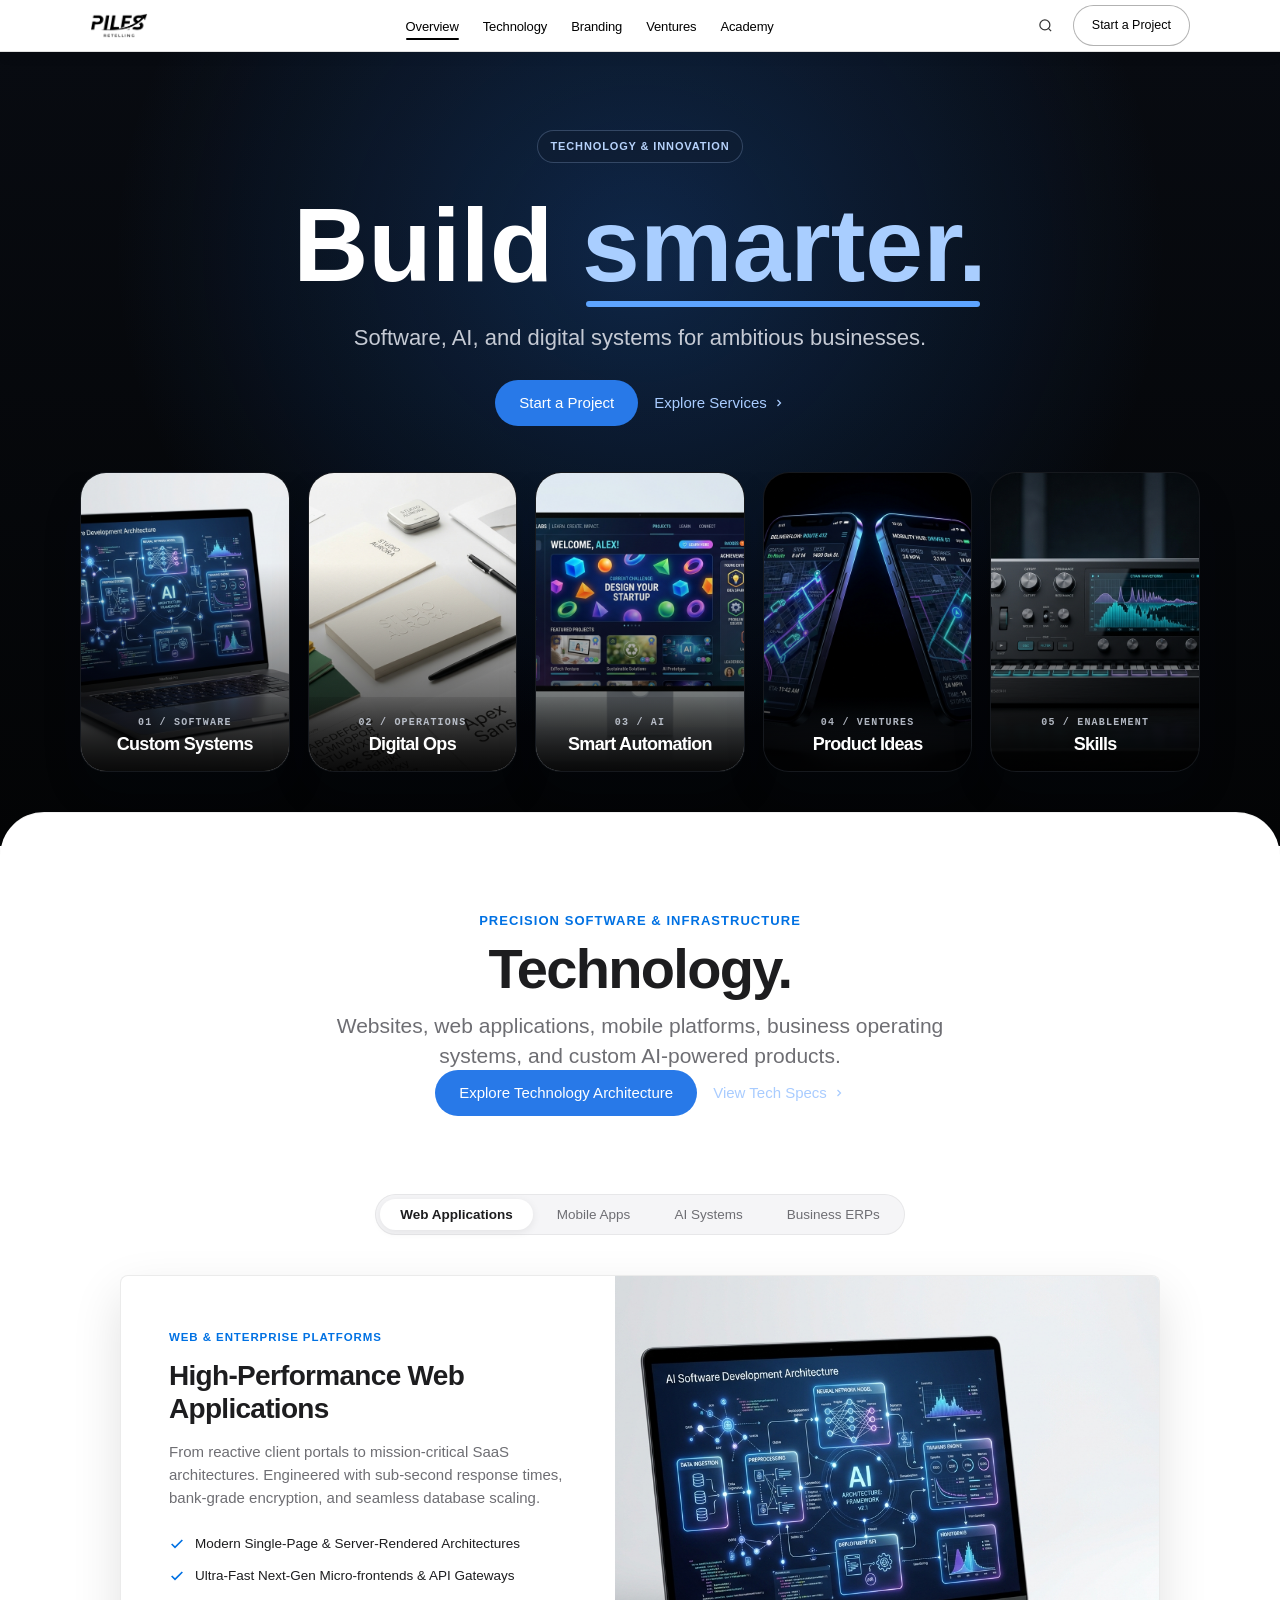
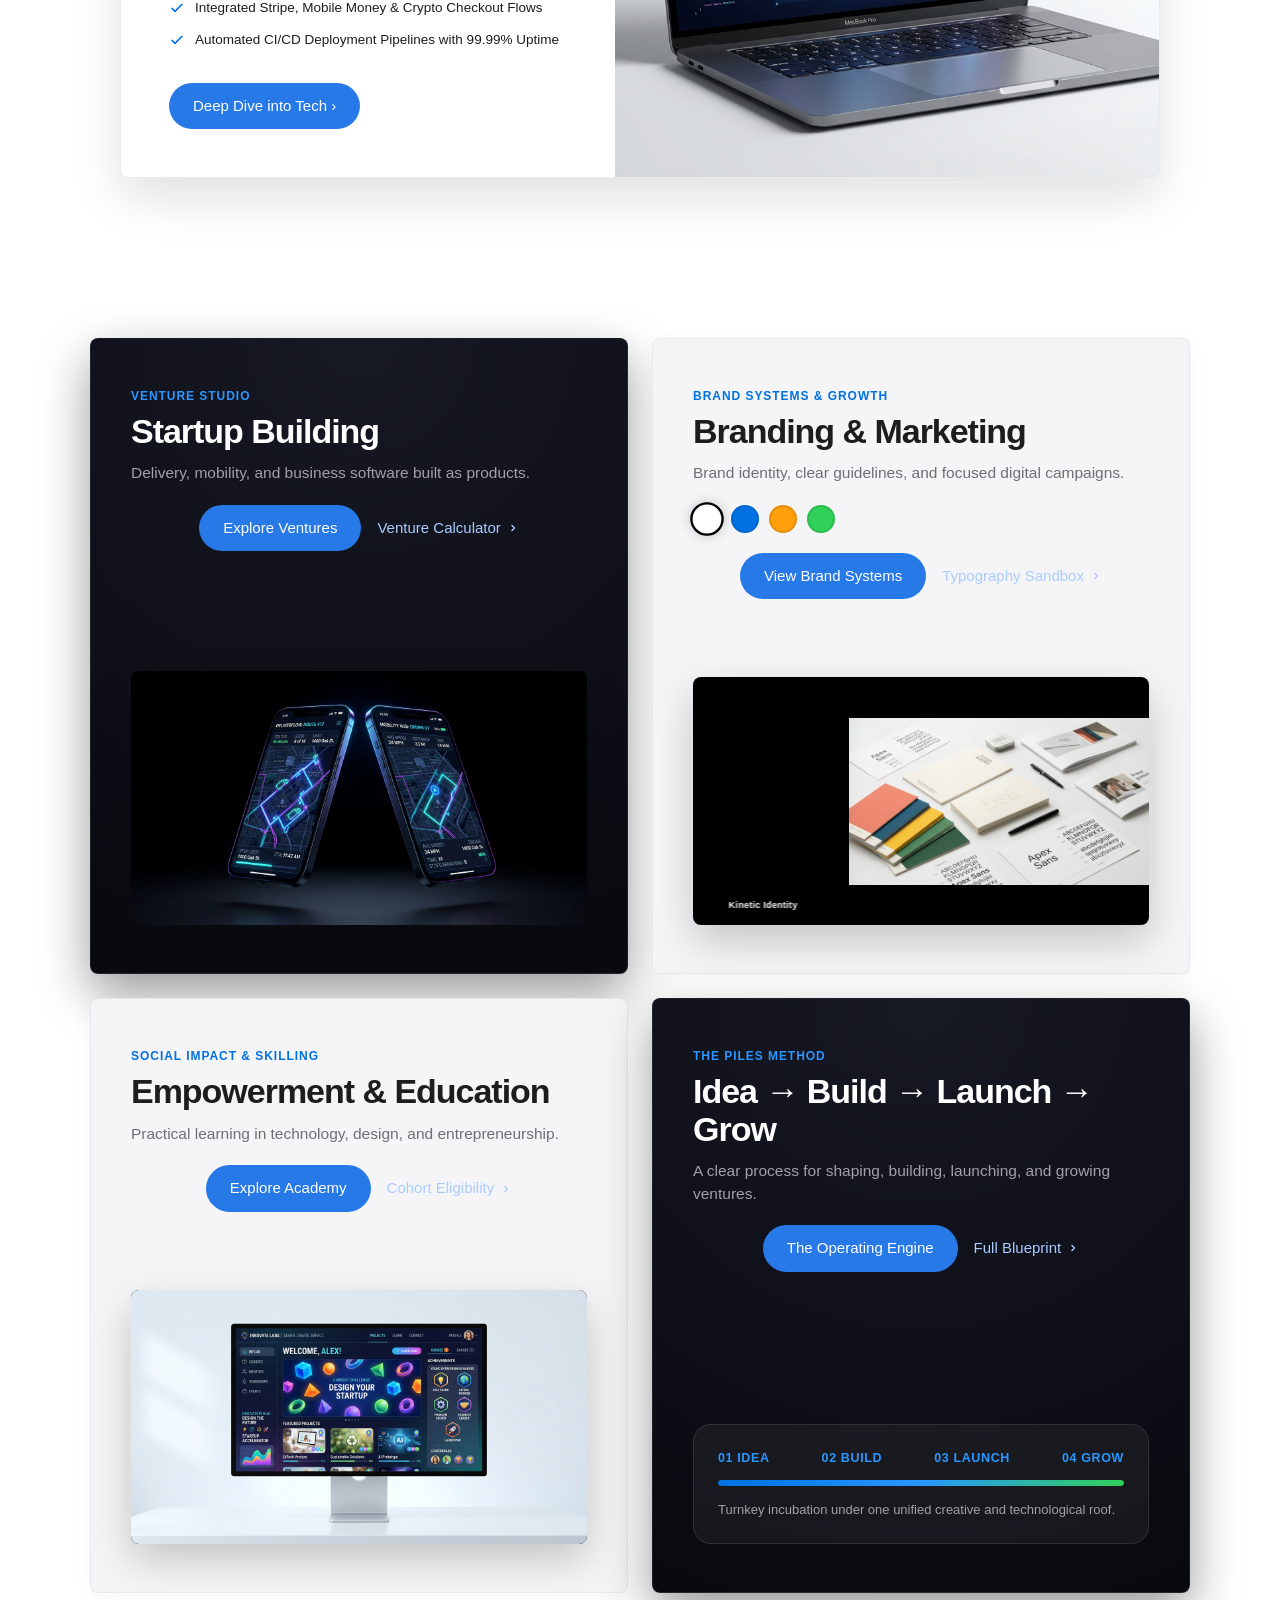
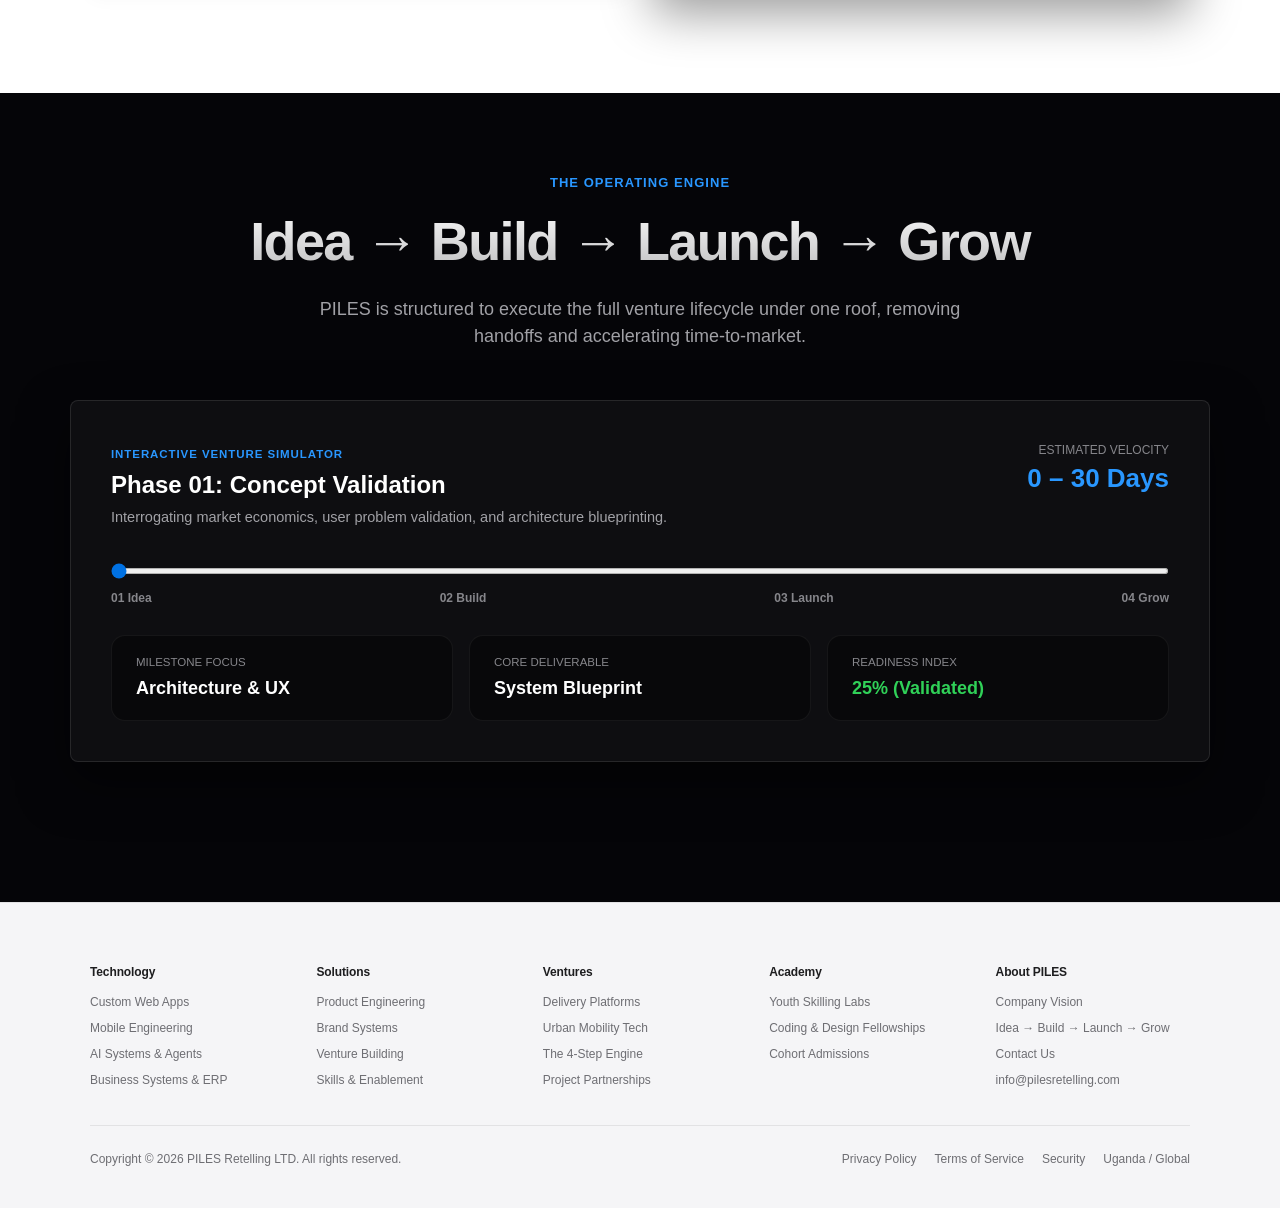
<file: index.html>
<!DOCTYPE html>
<html lang="en">
<head>
  <meta charset="UTF-8">
  <meta name="viewport" content="width=device-width, initial-scale=1.0">
  <meta http-equiv="X-UA-Compatible" content="ie=edge">
  
  <title>PILES Retelling LTD — Turn Potential Into Real-World Opportunities</title>
  <meta name="description" content="PILES Retelling is a technology and innovation company creating practical digital systems, ventures, and growth programs for ambitious businesses in Uganda and beyond.">
  <meta name="keywords" content="PILES Retelling, Technology, Web Applications, Mobile Apps, AI Products, Branding, Venture Building, Digital Transformation, Gulu City, Uganda">
  <meta name="theme-color" content="#ffffff">

  <link rel="preconnect" href="https://fonts.googleapis.com">
  <link rel="preconnect" href="https://fonts.gstatic.com" crossorigin>
  <link href="https://fonts.googleapis.com/css2?family=DM+Sans:wght@400;500;600;700&display=swap" rel="stylesheet">

  <!-- Open Graph / Social Sharing -->
  <meta property="og:type" content="website">
  <meta property="og:title" content="PILES Retelling LTD — Idea → Build → Launch → Grow">
  <meta property="og:description" content="Building brands, technology, and businesses that turn potential into real-world opportunities.">
  <meta property="og:image" content="assets/images/hero_ecosystem.jpg">
  
  <!-- Stylesheets -->
  <link rel="stylesheet" href="styles/main.css">
  <link rel="stylesheet" href="styles/pages.css">
  
  <!-- Favicon SVG -->
  <link rel="icon" type="image/png" href="assets/images/logo.png">
</head>
<body class="home-page">

  <!-- Ambient Interactive Background Aura with Neural Constellation Canvas -->
  <div class="ambient-aura-bg" aria-hidden="true">
    <canvas id="heroParticleCanvas"></canvas>
    <div class="aura-orb aura-orb-1" id="auraOrb1"></div>
    <div class="aura-orb aura-orb-2" id="auraOrb2"></div>
  </div>

  <!-- Top Announcement Ribbon -->
  <div class="top-ribbon" id="topRibbon">
    <span>The Bigger Vision: <strong>Idea → Build → Launch → Grow</strong>. Turning potential into real-world opportunities.</span>
    <a href="engine.html">Explore the Engine <svg width="12" height="12" viewBox="0 0 24 24" fill="none" stroke="currentColor" stroke-width="2.5"><path d="M9 18l6-6-6-6"/></svg></a>
  </div>

  <header class="global-nav-container">
    <nav class="nav-inner" aria-label="Global Navigation">
      <a href="index.html" class="brand-mark" aria-label="PILES Retelling Home">
        <img src="assets/images/logo.png" alt="PILES Retelling" class="brand-logo-img">
      </a>

      <ul class="nav-menu" id="navMenu">
        <li><a href="index.html" class="nav-link nav-active">Overview</a></li>
        <li><a href="technology.html" class="nav-link">Technology</a></li>
        <li><a href="branding.html" class="nav-link">Branding</a></li>
        <li><a href="ventures.html" class="nav-link">Ventures</a></li>
        <li><a href="academy.html" class="nav-link">Academy</a></li>
      </ul>

      <div class="nav-actions">
        <button class="nav-icon-btn" id="searchBtn" data-open-modal="modalSearch" aria-label="Search directory">
          <svg width="15" height="15" viewBox="0 0 24 24" fill="none" stroke="currentColor" stroke-width="2"><circle cx="11" cy="11" r="8"/><line x1="21" y1="21" x2="16.65" y2="16.65"/></svg>
        </button>
        <a href="contact.html" class="nav-cta-pill">Start a Project</a>
        <button class="menu-toggle" aria-label="Toggle navigation menu" aria-expanded="false">
          <svg width="20" height="20" viewBox="0 0 24 24" fill="none" stroke="currentColor" stroke-width="2"><path d="M4 6h16M4 12h16M4 18h16"/></svg>
        </button>
      </div>
    </nav>
  </header>

  <main id="mainContent">

    <section class="hero-showcase" id="overview">
      <div class="hero-inner">
        <div class="kicker-tag">Technology & Innovation</div>
        <h1 class="hero-headline-massive"><span class="hero-word">Build</span> <span class="hero-word hero-word-accent">smarter.</span></h1>
        <p class="hero-subhead">Software, AI, and digital systems for ambitious businesses.</p>

        <div class="apple-btn-group">
          <a href="contact.html" class="btn-apple-primary interactive-tilt-card">Start a Project</a>
          <a href="technology.html" class="link-apple-arrow">Explore Services <svg width="12" height="12" viewBox="0 0 24 24" fill="none" stroke="currentColor" stroke-width="2.5"><path d="M9 18l6-6-6-6"/></svg></a>
        </div>

        <div class="home-capability-rail" aria-label="Explore PILES capabilities">
          <a href="technology.html" class="home-capability-card interactive-tilt-card">
            <img src="assets/images/technology_showcase.jpg" alt="Custom software and web application architecture" loading="eager">
            <span class="home-capability-copy"><span>01 / SOFTWARE</span><strong>Custom Systems</strong></span>
          </a>
          <a href="technology.html" class="home-capability-card interactive-tilt-card">
            <img src="assets/images/branding_showcase.jpg" alt="Business systems and digital transformation dashboards" loading="eager">
            <span class="home-capability-copy"><span>02 / OPERATIONS</span><strong>Digital Ops</strong></span>
          </a>
          <a href="technology.html" class="home-capability-card interactive-tilt-card">
            <img src="assets/images/academy_showcase.jpg" alt="AI automation and smarter workflows" loading="eager">
            <span class="home-capability-copy"><span>03 / AI</span><strong>Smart Automation</strong></span>
          </a>
          <a href="ventures.html" class="home-capability-card interactive-tilt-card">
            <img src="assets/images/ventures_showcase.jpg" alt="PILES venture products and product innovation" loading="eager">
            <span class="home-capability-copy"><span>04 / VENTURES</span><strong>Product Ideas</strong></span>
          </a>
          <a href="academy.html" class="home-capability-card interactive-tilt-card">
            <img src="assets/images/sounds_creative.jpg" alt="Technology learning and capacity building" loading="eager">
            <span class="home-capability-copy"><span>05 / ENABLEMENT</span><strong>Skills</strong></span>
          </a>
        </div>

      </div>
    </section>

    <!-- ==========================================================================
         HERO 2: TECHNOLOGY SHOWCASE (MacBook Neo Style)
         ========================================================================== -->
    <section class="tech-showcase-section" id="technology">
      <div class="hero-inner">
        <p class="kicker-label">Precision Software & Infrastructure</p>
        <h2 class="tech-headline">Technology.</h2>
        <p class="tech-subhead">Websites, web applications, mobile platforms, business operating systems, and custom AI-powered products.</p>

        <div class="apple-btn-group">
          <a href="technology.html" class="btn-apple-primary">Explore Technology Architecture</a>
          <a href="technology.html#benchmarks" class="link-apple-arrow">View Tech Specs <svg width="12" height="12" viewBox="0 0 24 24" fill="none" stroke="currentColor" stroke-width="2.5"><path d="M9 18l6-6-6-6"/></svg></a>
        </div>

        <!-- Interactive Spec Switcher (Segmented Controls) -->
        <div class="tech-interactive-tabs" role="tablist">
          <button class="tab-btn active" data-tech="web" role="tab" aria-selected="true">Web Applications</button>
          <button class="tab-btn" data-tech="mobile" role="tab" aria-selected="false">Mobile Apps</button>
          <button class="tab-btn" data-tech="ai" role="tab" aria-selected="false">AI Systems</button>
          <button class="tab-btn" data-tech="systems" role="tab" aria-selected="false">Business ERPs</button>
        </div>

        <!-- Dynamic Tech Showcase Card -->
        <div class="tech-tab-content-panel interactive-tilt-card">
          <div class="tech-panel-grid">
            <div class="tech-panel-info">
              <span class="tech-panel-badge" id="techPanelBadge">Web & Enterprise Platforms</span>
              <h3 class="tech-panel-title" id="techPanelTitle">High-Performance Web Applications</h3>
              <p class="tech-panel-desc" id="techPanelDesc">From reactive client portals to mission-critical SaaS architectures. Engineered with sub-second response times, bank-grade encryption, and seamless database scaling.</p>
              
              <ul class="tech-feature-checklist" id="techFeatureList">
                <li>
                  <svg class="check-icon-svg" viewBox="0 0 24 24" fill="none" stroke="currentColor" stroke-width="2.5"><path d="M20 6L9 17l-5-5"/></svg>
                  <span>Modern Single-Page & Server-Rendered Architectures</span>
                </li>
                <li>
                  <svg class="check-icon-svg" viewBox="0 0 24 24" fill="none" stroke="currentColor" stroke-width="2.5"><path d="M20 6L9 17l-5-5"/></svg>
                  <span>Ultra-Fast Next-Gen Micro-frontends & API Gateways</span>
                </li>
                <li>
                  <svg class="check-icon-svg" viewBox="0 0 24 24" fill="none" stroke="currentColor" stroke-width="2.5"><path d="M20 6L9 17l-5-5"/></svg>
                  <span>Integrated Stripe, Mobile Money & Crypto Checkout Flows</span>
                </li>
                <li>
                  <svg class="check-icon-svg" viewBox="0 0 24 24" fill="none" stroke="currentColor" stroke-width="2.5"><path d="M20 6L9 17l-5-5"/></svg>
                  <span>Automated CI/CD Deployment Pipelines with 99.99% Uptime</span>
                </li>
              </ul>

              <a href="technology.html" class="btn-apple-primary">Deep Dive into Tech ›</a>
            </div>
            <div class="tech-panel-media">
              <img src="assets/images/technology_showcase.jpg" alt="AI Software Architecture and Web Dashboard by PILES" loading="lazy">
            </div>
          </div>
        </div>
      </div>
    </section>

    <!-- ==========================================================================
         2x2 SHOWCASE GRID (MacBook Pro / Studio Display Format from Reference Image)
         ========================================================================== -->
    <section class="showcase-grid-section">
      <div class="grid-container">
        
        <!-- CARD 1: Startup Building & Ventures (Dark Theme - MacBook Pro Style) -->
        <article class="showcase-card card-dark-theme interactive-tilt-card" id="ventures">
          <div>
            <p class="card-kicker">Venture Studio</p>
            <h3 class="card-title">Startup Building</h3>
            <p class="card-subtext">Delivery, mobility, and business software built as products.</p>
            <div class="apple-btn-group">
              <a href="ventures.html" class="btn-apple-primary">Explore Ventures</a>
              <a href="ventures.html#calculator" class="link-apple-arrow link-apple-arrow-light">Venture Calculator <svg width="12" height="12" viewBox="0 0 24 24" fill="none" stroke="currentColor" stroke-width="2.5"><path d="M9 18l6-6-6-6"/></svg></a>
            </div>
          </div>
          <div class="card-media-wrapper">
            <img src="assets/images/ventures_showcase.jpg" alt="PILES Delivery & Mobility Apps Showcase" class="card-media-img" loading="lazy">
          </div>
        </article>

        <!-- CARD 2: Branding & Marketing (Light Theme - MacBook Air Style) -->
        <article class="showcase-card card-light-theme interactive-tilt-card" id="branding">
          <div>
            <p class="card-kicker">Brand Systems & Growth</p>
            <h3 class="card-title">Branding & Marketing</h3>
            <p class="card-subtext">Brand identity, clear guidelines, and focused digital campaigns.</p>
            
            <!-- Interactive Live Palette Switcher -->
            <div class="brand-palette-picker">
              <button class="palette-swatch-btn active" data-palette="original" style="background: #ffffff;" title="Platinum Minimal"></button>
              <button class="palette-swatch-btn" data-palette="electric" style="background: #0071e3;" title="Electric Azure"></button>
              <button class="palette-swatch-btn" data-palette="amber" style="background: #ff9f0a;" title="Solar Ochre"></button>
              <button class="palette-swatch-btn" data-palette="emerald" style="background: #30d158;" title="Emerald Cyber"></button>
            </div>

            <div class="apple-btn-group">
              <a href="branding.html" class="btn-apple-primary">View Brand Systems</a>
              <a href="branding.html#sandbox" class="link-apple-arrow">Typography Sandbox <svg width="12" height="12" viewBox="0 0 24 24" fill="none" stroke="currentColor" stroke-width="2.5"><path d="M9 18l6-6-6-6"/></svg></a>
            </div>
          </div>
          
          <!-- Prominent Dual Media Showcase (Device Video + Identity Guidelines) -->
          <div class="card-media-wrapper branding-dual-media-grid">
            <div class="branding-device-frame">
              <video class="branding-device-video" autoplay loop muted playsinline preload="auto" aria-label="PILES Retelling Motion Identity">
                <source src="assets/images/logo_animation.mp4" type="video/mp4">
                <source src="assets/images/logo%20animation.mp4" type="video/mp4">
              </video>
              <span class="branding-device-badge">Kinetic Identity</span>
            </div>
            <img src="assets/images/branding_showcase.jpg" alt="PILES Branding Typography and Identity Showcase" id="brandingShowcaseImg" class="card-media-img" loading="lazy">
          </div>
        </article>

        <!-- CARD 3: Empowerment & Education (Vibrant Theme - Studio Display Style) -->
        <article class="showcase-card card-light-theme interactive-tilt-card" id="academy">
          <div>
            <p class="card-kicker">Social Impact & Skilling</p>
            <h3 class="card-title">Empowerment & Education</h3>
            <p class="card-subtext">Practical learning in technology, design, and entrepreneurship.</p>
            <div class="apple-btn-group">
              <a href="academy.html" class="btn-apple-primary">Explore Academy</a>
              <a href="academy.html#evaluator" class="link-apple-arrow">Cohort Eligibility <svg width="12" height="12" viewBox="0 0 24 24" fill="none" stroke="currentColor" stroke-width="2.5"><path d="M9 18l6-6-6-6"/></svg></a>
            </div>
          </div>
          <div class="card-media-wrapper">
            <img src="assets/images/academy_showcase.jpg" alt="PILES Innovation Lab & Youth Skilling Platform" class="card-media-img" loading="lazy">
          </div>
        </article>

        <!-- CARD 4: The 4-Step Engine (Dark Theme - Studio Display XDR Style) -->
        <article class="showcase-card card-dark-theme interactive-tilt-card" id="engine-card">
          <div>
            <p class="card-kicker">The PILES Method</p>
            <h3 class="card-title">Idea → Build → Launch → Grow</h3>
            <p class="card-subtext">A clear process for shaping, building, launching, and growing ventures.</p>
            <div class="apple-btn-group">
              <a href="engine.html" class="btn-apple-primary">The Operating Engine</a>
              <a href="engine.html" class="link-apple-arrow link-apple-arrow-light">Full Blueprint <svg width="12" height="12" viewBox="0 0 24 24" fill="none" stroke="currentColor" stroke-width="2.5"><path d="M9 18l6-6-6-6"/></svg></a>
            </div>
          </div>
          <div style="margin-top: 36px; padding: 24px; background: rgba(255,255,255,0.05); border-radius: 18px; border: 1px solid rgba(255,255,255,0.1); text-align: left;">
            <div style="display: flex; justify-content: space-between; margin-bottom: 12px; font-size: 12.5px; font-weight: 700; color: #2997ff; letter-spacing: 0.05em;">
              <span>01 IDEA</span>
              <span>02 BUILD</span>
              <span>03 LAUNCH</span>
              <span>04 GROW</span>
            </div>
            <div style="height: 6px; background: rgba(255,255,255,0.12); border-radius: 3px; position: relative; overflow: hidden;">
              <div style="width: 100%; height: 100%; background: linear-gradient(90deg, #0071e3, #2997ff, #30d158); border-radius: 3px;"></div>
            </div>
            <p style="font-size: 13px; color: #a1a1a6; margin-top: 14px;">Turnkey incubation under one unified creative and technological roof.</p>
          </div>
        </article>

      </div>
    </section>

    <!-- ==========================================================================
         DEEP DIVE: THE 4-STEP VENTURE ENGINE & SIMULATOR
         ========================================================================== -->
    <section class="engine-lifecycle-section" id="engine" style="padding: 80px 0; background: var(--bg-obsidian); color: #ffffff;">
      <div class="engine-header" style="max-width: 900px; margin: 0 auto 50px auto; text-align: center; padding: 0 20px;">
        <p class="engine-kicker" style="font-size: 13px; font-weight: 600; text-transform: uppercase; color: var(--apple-cyan); letter-spacing: 0.08em; margin-bottom: 8px;">The Operating Engine</p>
        <h2 class="engine-title" style="font-size: clamp(34px, 4.5vw, 54px); font-weight: 700; letter-spacing: -0.03em; margin-bottom: 14px;">Idea → Build → Launch → Grow</h2>
        <p class="engine-desc" style="color: #a1a1a6; font-size: 18px; max-width: 680px; margin: 0 auto;">PILES is structured to execute the full venture lifecycle under one roof, removing handoffs and accelerating time-to-market.</p>
      </div>

      <!-- Interactive Venture Growth Simulator Deck -->
      <div class="venture-simulator-deck" style="max-width: 1140px; margin: 0 auto 60px auto; padding: 40px; background: rgba(255,255,255,0.04); border-radius: var(--radius-card); border: 1px solid rgba(255,255,255,0.1);">
        <div class="simulator-header" style="display: flex; justify-content: space-between; align-items: flex-start; margin-bottom: 24px; flex-wrap: wrap; gap: 14px;">
          <div>
            <span class="simulator-badge" style="display: inline-block; font-size: 11.5px; font-weight: 700; color: var(--apple-cyan); text-transform: uppercase; letter-spacing: 0.08em; margin-bottom: 4px;">Interactive Venture Simulator</span>
            <h3 style="font-size: 24px; font-weight: 700; color: #ffffff;" id="simPhaseTitle">Phase 01: Concept Validation</h3>
            <p style="font-size: 14.5px; color: #a1a1a6; margin-top: 4px;" id="simPhaseDesc">Interrogating market economics, user problem validation, and architecture blueprinting.</p>
          </div>
          <div style="text-align: right;">
            <span style="font-size: 12px; color: #86868b; display: block;">ESTIMATED VELOCITY</span>
            <span style="font-size: 26px; font-weight: 700; color: #2997ff;" id="simVelocity">0 – 30 Days</span>
          </div>
        </div>

        <div class="simulator-slider-wrap" style="margin: 28px 0;">
          <input type="range" min="1" max="4" value="1" step="1" class="timeline-range-slider" id="ventureTimelineSlider" aria-label="Venture timeline phase slider" style="width: 100%; cursor: pointer;">
          <div class="simulator-phase-labels" style="display: flex; justify-content: space-between; margin-top: 8px; font-size: 12px; color: #86868b; font-weight: 600;">
            <span>01 Idea</span>
            <span>02 Build</span>
            <span>03 Launch</span>
            <span>04 Grow</span>
          </div>
        </div>

        <div class="simulator-metrics-grid">
          <div class="sim-metric-card" style="background: rgba(0,0,0,0.4); padding: 18px 24px; border-radius: 14px; border: 1px solid rgba(255,255,255,0.06);">
            <div class="sim-metric-title" style="font-size: 11.5px; color: #86868b; text-transform: uppercase;">Milestone Focus</div>
            <div class="sim-metric-val" id="simMilestone" style="font-size: 18px; font-weight: 700; color: #ffffff; margin-top: 4px;">Architecture & UX</div>
          </div>
          <div class="sim-metric-card" style="background: rgba(0,0,0,0.4); padding: 18px 24px; border-radius: 14px; border: 1px solid rgba(255,255,255,0.06);">
            <div class="sim-metric-title" style="font-size: 11.5px; color: #86868b; text-transform: uppercase;">Core Deliverable</div>
            <div class="sim-metric-val" id="simDeliverable" style="font-size: 18px; font-weight: 700; color: #ffffff; margin-top: 4px;">System Blueprint</div>
          </div>
          <div class="sim-metric-card" style="background: rgba(0,0,0,0.4); padding: 18px 24px; border-radius: 14px; border: 1px solid rgba(255,255,255,0.06);">
            <div class="sim-metric-title" style="font-size: 11.5px; color: #86868b; text-transform: uppercase;">Readiness Index</div>
            <div class="sim-metric-val" style="color: #30d158; font-size: 18px; font-weight: 700; margin-top: 4px;" id="simReadiness">25% (Validated)</div>
          </div>
        </div>
      </div>
    </section>

  </main>

  <!-- Shared Footer -->
  <footer class="global-footer">
    <div class="footer-inner">
      <div class="footer-directory">
        <div>
          <h4 class="footer-column-title">Technology</h4>
          <ul class="footer-column-list">
            <li><a href="technology.html">Custom Web Apps</a></li>
            <li><a href="technology.html">Mobile Engineering</a></li>
            <li><a href="technology.html">AI Systems & Agents</a></li>
            <li><a href="technology.html">Business Systems & ERP</a></li>
          </ul>
        </div>

        <div>
          <h4 class="footer-column-title">Solutions</h4>
          <ul class="footer-column-list">
            <li><a href="technology.html">Product Engineering</a></li>
            <li><a href="branding.html">Brand Systems</a></li>
            <li><a href="ventures.html">Venture Building</a></li>
            <li><a href="academy.html">Skills & Enablement</a></li>
          </ul>
        </div>

        <div>
          <h4 class="footer-column-title">Ventures</h4>
          <ul class="footer-column-list">
            <li><a href="ventures.html">Delivery Platforms</a></li>
            <li><a href="ventures.html">Urban Mobility Tech</a></li>
            <li><a href="engine.html">The 4-Step Engine</a></li>
            <li><a href="contact.html">Project Partnerships</a></li>
          </ul>
        </div>

        <div>
          <h4 class="footer-column-title">Academy</h4>
          <ul class="footer-column-list">
            <li><a href="academy.html">Youth Skilling Labs</a></li>
            <li><a href="academy.html">Coding & Design Fellowships</a></li>
            <li><a href="academy.html">Cohort Admissions</a></li>
          </ul>
        </div>

        <div>
          <h4 class="footer-column-title">About PILES</h4>
          <ul class="footer-column-list">
            <li><a href="index.html">Company Vision</a></li>
            <li><a href="engine.html">Idea → Build → Launch → Grow</a></li>
            <li><a href="contact.html">Contact Us</a></li>
            <li><a href="mailto:info@pilesretelling.com">info@pilesretelling.com</a></li>
          </ul>
        </div>
      </div>

      <div class="footer-bottom-bar">
        <div>
          Copyright © 2026 PILES Retelling LTD. All rights reserved.
        </div>
        <ul class="footer-legal-links">
          <li><a href="#">Privacy Policy</a></li>
          <li><a href="#">Terms of Service</a></li>
          <li><a href="#">Security</a></li>
          <li><a href="#">Uganda / Global</a></li>
        </ul>
      </div>
    </div>
  </footer>

  <!-- Search Modal -->
  <div class="modal-backdrop" id="modalSearch" role="dialog" aria-modal="true">
    <div class="modal-dialog" style="max-width: 540px;">
      <button class="modal-close-btn" aria-label="Close modal">
        <svg width="16" height="16" viewBox="0 0 24 24" fill="none" stroke="currentColor" stroke-width="2"><path d="M18 6L6 18M6 6l12 12"/></svg>
      </button>
      <span class="modal-kicker">Quick Navigation</span>
      <h2 class="modal-title" style="font-size: 26px;">Explore PILES</h2>
      
      <input type="text" id="quickSearchInput" class="form-input-field" placeholder="Search technology, ventures, academy, contact..." style="margin-top: 14px; margin-bottom: 16px;">

      <div style="display: flex; flex-direction: column; gap: 8px;">
        <a href="technology.html" class="track-item" style="background: #f5f5f7; color: #1d1d1f; padding: 12px 14px; border-color: rgba(0,0,0,0.06);">
          <strong>Technology</strong> — Web Apps, Mobile Platforms, AI Systems
        </a>
        <a href="branding.html" class="track-item" style="background: #f5f5f7; color: #1d1d1f; padding: 12px 14px; border-color: rgba(0,0,0,0.06);">
          <strong>Branding</strong> — Brand Identity, Design Systems & Digital Presence
        </a>
        <a href="ventures.html" class="track-item" style="background: #f5f5f7; color: #1d1d1f; padding: 12px 14px; border-color: rgba(0,0,0,0.06);">
          <strong>Ventures</strong> — Delivery, Mobility & Business Operating Platforms
        </a>
        <a href="academy.html" class="track-item" style="background: #f5f5f7; color: #1d1d1f; padding: 12px 14px; border-color: rgba(0,0,0,0.06);">
          <strong>Academy</strong> — Youth Empowerment & Innovation Labs
        </a>
      </div>
    </div>
  </div>

  <!-- Scripts -->
  <script src="scripts/app.js"></script>
</body>
</html>
</file>
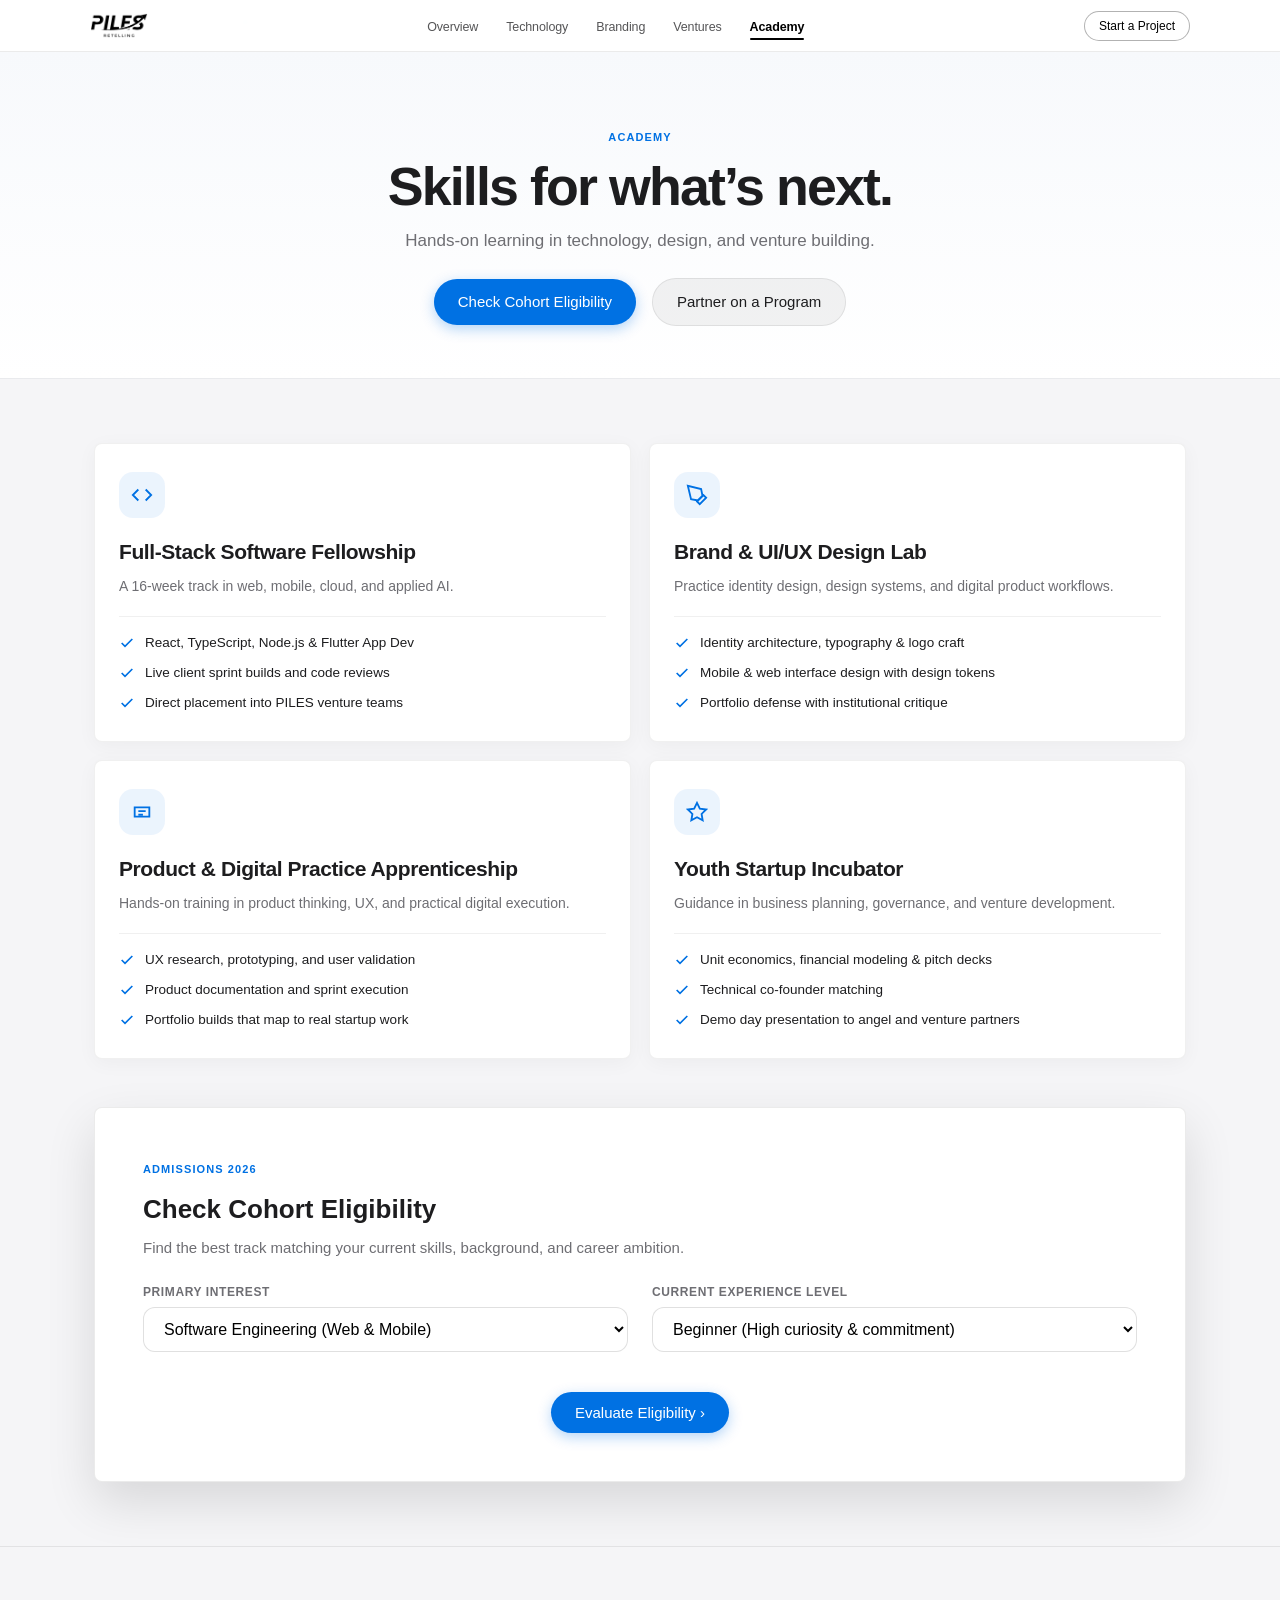
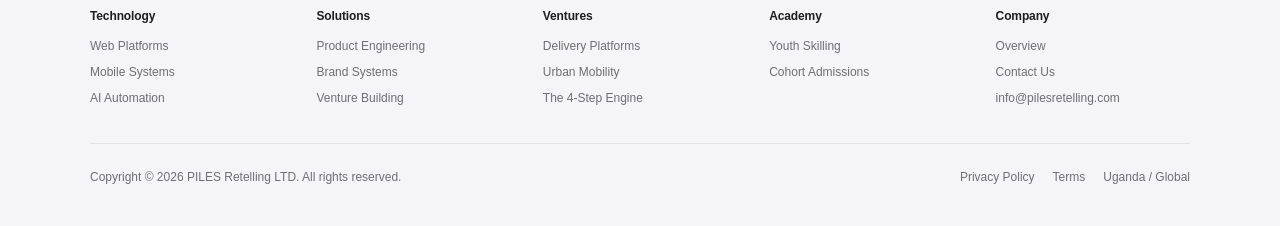
<file: academy.html>
<!DOCTYPE html>
<html lang="en">
<head>
  <meta charset="UTF-8">
  <meta name="viewport" content="width=device-width, initial-scale=1.0">
  <title>Empowerment & Academy — PILES Retelling LTD</title>
  <meta name="description" content="Youth practical tech skills, creative fellowships, and startup incubators designed to nurture Africa's next generation of builders by PILES Retelling.">
  <link rel="stylesheet" href="styles/main.css">
  <link rel="stylesheet" href="styles/pages.css">
  <link rel="icon" type="image/png" href="assets/images/logo.png">
</head>
<body>

  <!-- Ambient Interactive Background Aura with Neural Constellation Canvas -->
  <div class="ambient-aura-bg" aria-hidden="true">
    <canvas id="heroParticleCanvas"></canvas>
    <div class="aura-orb aura-orb-1" id="auraOrb1"></div>
    <div class="aura-orb aura-orb-2" id="auraOrb2"></div>
  </div>

  <!-- Navigation -->
  <header class="global-nav-container">
    <nav class="nav-inner" aria-label="Global Navigation">
      <a href="index.html" class="brand-mark">
        <img src="assets/images/logo.png" alt="PILES Retelling" class="brand-logo-img">
      </a>
      <ul class="nav-menu" id="navMenu">
        <li><a href="index.html" class="nav-link">Overview</a></li>
        <li><a href="technology.html" class="nav-link">Technology</a></li>
        <li><a href="branding.html" class="nav-link">Branding</a></li>
        <li><a href="ventures.html" class="nav-link">Ventures</a></li>
        <li><a href="academy.html" class="nav-link nav-active">Academy</a></li>
      </ul>
      <div class="nav-actions">
        <a href="contact.html" class="nav-cta-pill">Start a Project</a>
        <button class="menu-toggle" aria-label="Toggle navigation menu" aria-expanded="false">
          <svg width="20" height="20" viewBox="0 0 24 24" fill="none" stroke="currentColor" stroke-width="2"><path d="M4 6h16M4 12h16M4 18h16"/></svg>
        </button>
      </div>
    </nav>
  </header>

  <main>
    <!-- Page Hero -->
    <section class="page-hero">
      <div class="page-hero-inner">
        <span class="page-kicker">Academy</span>
        <h1 class="page-title">Skills for what’s next.</h1>
        <p class="page-lead">Hands-on learning in technology, design, and venture building.</p>
        <div class="apple-btn-group">
          <a href="#evaluator" class="btn-apple-primary">Check Cohort Eligibility</a>
          <a href="contact.html" class="btn-apple-secondary">Partner on a Program</a>
        </div>
      </div>
    </section>

    <!-- Deep Dive 4 Core Programs -->
    <section class="deep-dive-section">
      <div class="deep-dive-container">
        <div class="pillar-grid-2">
          
          <!-- Track 1: Software Engineering -->
          <div class="spec-card interactive-tilt-card">
            <div>
              <div class="spec-icon-box">
                <svg viewBox="0 0 24 24" fill="none" stroke="currentColor" stroke-width="2"><polyline points="16 18 22 12 16 6"/><polyline points="8 6 2 12 8 18"/></svg>
              </div>
              <h2 class="spec-title">Full-Stack Software Fellowship</h2>
              <p class="spec-desc">A 16-week track in web, mobile, cloud, and applied AI.</p>
            </div>
            <ul class="spec-points-list">
              <li><svg viewBox="0 0 24 24" fill="none" stroke="currentColor" stroke-width="2.5"><path d="M20 6L9 17l-5-5"/></svg><span>React, TypeScript, Node.js & Flutter App Dev</span></li>
              <li><svg viewBox="0 0 24 24" fill="none" stroke="currentColor" stroke-width="2.5"><path d="M20 6L9 17l-5-5"/></svg><span>Live client sprint builds and code reviews</span></li>
              <li><svg viewBox="0 0 24 24" fill="none" stroke="currentColor" stroke-width="2.5"><path d="M20 6L9 17l-5-5"/></svg><span>Direct placement into PILES venture teams</span></li>
            </ul>
          </div>

          <!-- Track 2: Creative Design -->
          <div class="spec-card interactive-tilt-card">
            <div>
              <div class="spec-icon-box">
                <svg viewBox="0 0 24 24" fill="none" stroke="currentColor" stroke-width="2"><path d="M12 19l7-7 3 3-7 7-3-3z"/><path d="M18 13l-1.5-7.5L2 2l3.5 14.5L13 18l5-5z"/></svg>
              </div>
              <h2 class="spec-title">Brand & UI/UX Design Lab</h2>
              <p class="spec-desc">Practice identity design, design systems, and digital product workflows.</p>
            </div>
            <ul class="spec-points-list">
              <li><svg viewBox="0 0 24 24" fill="none" stroke="currentColor" stroke-width="2.5"><path d="M20 6L9 17l-5-5"/></svg><span>Identity architecture, typography & logo craft</span></li>
              <li><svg viewBox="0 0 24 24" fill="none" stroke="currentColor" stroke-width="2.5"><path d="M20 6L9 17l-5-5"/></svg><span>Mobile & web interface design with design tokens</span></li>
              <li><svg viewBox="0 0 24 24" fill="none" stroke="currentColor" stroke-width="2.5"><path d="M20 6L9 17l-5-5"/></svg><span>Portfolio defense with institutional critique</span></li>
            </ul>
          </div>

          <!-- Track 3: Product & Digital Practice -->
          <div class="spec-card interactive-tilt-card">
            <div>
              <div class="spec-icon-box">
                <svg viewBox="0 0 24 24" fill="none" stroke="currentColor" stroke-width="2"><path d="M4 7h16v10H4z"/><path d="M8 11h8M8 15h5"/></svg>
              </div>
              <h2 class="spec-title">Product & Digital Practice Apprenticeship</h2>
              <p class="spec-desc">Hands-on training in product thinking, UX, and practical digital execution.</p>
            </div>
            <ul class="spec-points-list">
              <li><svg viewBox="0 0 24 24" fill="none" stroke="currentColor" stroke-width="2.5"><path d="M20 6L9 17l-5-5"/></svg><span>UX research, prototyping, and user validation</span></li>
              <li><svg viewBox="0 0 24 24" fill="none" stroke="currentColor" stroke-width="2.5"><path d="M20 6L9 17l-5-5"/></svg><span>Product documentation and sprint execution</span></li>
              <li><svg viewBox="0 0 24 24" fill="none" stroke="currentColor" stroke-width="2.5"><path d="M20 6L9 17l-5-5"/></svg><span>Portfolio builds that map to real startup work</span></li>
            </ul>
          </div>

          <!-- Track 4: Startup Incubator -->
          <div class="spec-card interactive-tilt-card">
            <div>
              <div class="spec-icon-box">
                <svg viewBox="0 0 24 24" fill="none" stroke="currentColor" stroke-width="2"><polygon points="12 2 15.09 8.26 22 9.27 17 14.14 18.18 21.02 12 17.77 5.82 21.02 7 14.14 2 9.27 8.91 8.26 12 2"/></svg>
              </div>
              <h2 class="spec-title">Youth Startup Incubator</h2>
              <p class="spec-desc">Guidance in business planning, governance, and venture development.</p>
            </div>
            <ul class="spec-points-list">
              <li><svg viewBox="0 0 24 24" fill="none" stroke="currentColor" stroke-width="2.5"><path d="M20 6L9 17l-5-5"/></svg><span>Unit economics, financial modeling & pitch decks</span></li>
              <li><svg viewBox="0 0 24 24" fill="none" stroke="currentColor" stroke-width="2.5"><path d="M20 6L9 17l-5-5"/></svg><span>Technical co-founder matching</span></li>
              <li><svg viewBox="0 0 24 24" fill="none" stroke="currentColor" stroke-width="2.5"><path d="M20 6L9 17l-5-5"/></svg><span>Demo day presentation to angel and venture partners</span></li>
            </ul>
          </div>

        </div>

        <!-- Interactive Eligibility Checker -->
        <div class="venture-calc-deck" id="evaluator">
          <span class="page-kicker">Admissions 2026</span>
          <h3 style="font-size: 26px; font-weight: 700; margin-bottom: 8px;">Check Cohort Eligibility</h3>
          <p style="color: #6e6e73; font-size: 15px; margin-bottom: 24px;">Find the best track matching your current skills, background, and career ambition.</p>

          <form id="academyEvaluatorForm">
            <div class="calc-input-row">
              <div>
                <label class="form-group-label" for="applicantTrack">Primary Interest</label>
                <select id="applicantTrack" class="form-input-field" required>
                  <option value="software">Software Engineering (Web & Mobile)</option>
                  <option value="design">UI/UX & Brand Design</option>
                  <option value="product">Product Design & Digital Practice</option>
                  <option value="startup">Startup Founder / Entrepreneurship</option>
                </select>
              </div>
              <div>
                <label class="form-group-label" for="applicantExperience">Current Experience Level</label>
                <select id="applicantExperience" class="form-input-field" required>
                  <option value="beginner">Beginner (High curiosity & commitment)</option>
                  <option value="intermediate">Intermediate (Self-taught / Some projects)</option>
                  <option value="advanced">Advanced (Looking for venture studio placement)</option>
                </select>
              </div>
            </div>

            <div style="text-align: center;">
              <button type="submit" class="btn-apple-primary">Evaluate Eligibility ›</button>
            </div>
          </form>

          <div id="academyResultBox" style="margin-top: 24px; display: none;"></div>
        </div>

      </div>
    </section>
  </main>

  <!-- Shared Footer -->
  <footer class="global-footer">
    <div class="footer-inner">
      <div class="footer-directory">
        <div>
          <h4 class="footer-column-title">Technology</h4>
          <ul class="footer-column-list">
            <li><a href="technology.html">Web Platforms</a></li>
            <li><a href="technology.html">Mobile Systems</a></li>
            <li><a href="technology.html">AI Automation</a></li>
          </ul>
        </div>
        <div>
          <h4 class="footer-column-title">Solutions</h4>
          <ul class="footer-column-list">
            <li><a href="technology.html">Product Engineering</a></li>
            <li><a href="branding.html">Brand Systems</a></li>
            <li><a href="ventures.html">Venture Building</a></li>
          </ul>
        </div>
        <div>
          <h4 class="footer-column-title">Ventures</h4>
          <ul class="footer-column-list">
            <li><a href="ventures.html">Delivery Platforms</a></li>
            <li><a href="ventures.html">Urban Mobility</a></li>
            <li><a href="engine.html">The 4-Step Engine</a></li>
          </ul>
        </div>
        <div>
          <h4 class="footer-column-title">Academy</h4>
          <ul class="footer-column-list">
            <li><a href="academy.html">Youth Skilling</a></li>
            <li><a href="academy.html">Cohort Admissions</a></li>
          </ul>
        </div>
        <div>
          <h4 class="footer-column-title">Company</h4>
          <ul class="footer-column-list">
            <li><a href="index.html">Overview</a></li>
            <li><a href="contact.html">Contact Us</a></li>
            <li><a href="mailto:info@pilesretelling.com">info@pilesretelling.com</a></li>
          </ul>
        </div>
      </div>
      <div class="footer-bottom-bar">
        <div>Copyright © 2026 PILES Retelling LTD. All rights reserved.</div>
        <ul class="footer-legal-links">
          <li><a href="#">Privacy Policy</a></li>
          <li><a href="#">Terms</a></li>
          <li><a href="#">Uganda / Global</a></li>
        </ul>
      </div>
    </div>
  </footer>

  <script src="scripts/app.js"></script>
  <script src="scripts/pages.js"></script>
</body>
</html>
</file>
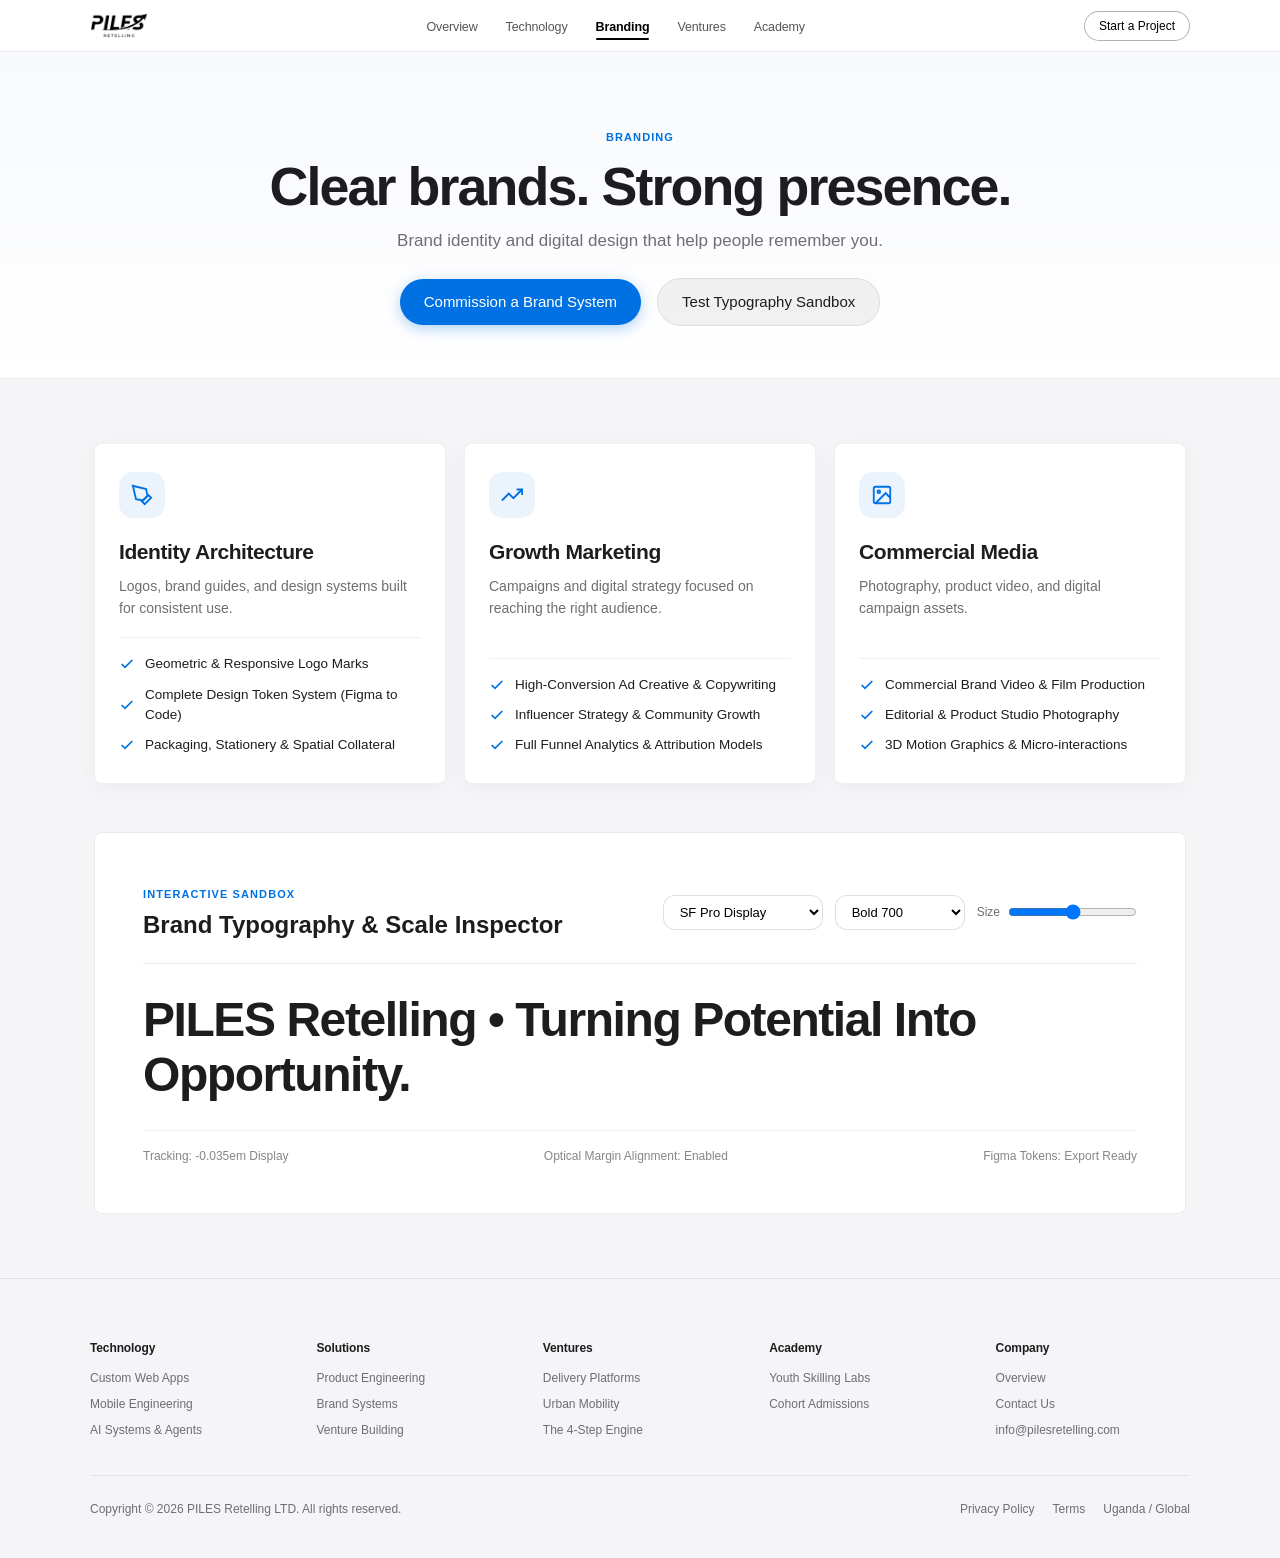
<file: branding.html>
<!DOCTYPE html>
<html lang="en">
<head>
  <meta charset="UTF-8">
  <meta name="viewport" content="width=device-width, initial-scale=1.0">
  <title>Branding & Marketing — PILES Retelling LTD</title>
  <meta name="description" content="Logos, visual identity guidelines, strategic digital marketing campaigns, and culture-shaping promotional narratives crafted by PILES Retelling.">
  <link rel="stylesheet" href="styles/main.css">
  <link rel="stylesheet" href="styles/pages.css">
  <link rel="icon" type="image/png" href="assets/images/logo.png">
</head>
<body>

  <!-- Ambient Interactive Background Aura with Neural Constellation Canvas -->
  <div class="ambient-aura-bg" aria-hidden="true">
    <canvas id="heroParticleCanvas"></canvas>
    <div class="aura-orb aura-orb-1" id="auraOrb1"></div>
    <div class="aura-orb aura-orb-2" id="auraOrb2"></div>
  </div>

  <!-- Navigation -->
  <header class="global-nav-container">
    <nav class="nav-inner" aria-label="Global Navigation">
      <a href="index.html" class="brand-mark">
        <img src="assets/images/logo.png" alt="PILES Retelling" class="brand-logo-img">
      </a>
      <ul class="nav-menu" id="navMenu">
        <li><a href="index.html" class="nav-link">Overview</a></li>
        <li><a href="technology.html" class="nav-link">Technology</a></li>
        <li><a href="branding.html" class="nav-link nav-active">Branding</a></li>
        <li><a href="ventures.html" class="nav-link">Ventures</a></li>
        <li><a href="academy.html" class="nav-link">Academy</a></li>
      </ul>
      <div class="nav-actions">
        <a href="contact.html" class="nav-cta-pill">Start a Project</a>
        <button class="menu-toggle" aria-label="Toggle navigation menu" aria-expanded="false">
          <svg width="20" height="20" viewBox="0 0 24 24" fill="none" stroke="currentColor" stroke-width="2"><path d="M4 6h16M4 12h16M4 18h16"/></svg>
        </button>
      </div>
    </nav>
  </header>

  <main>
    <!-- Page Hero -->
    <section class="page-hero">
      <div class="page-hero-inner">
        <span class="page-kicker">Branding</span>
        <h1 class="page-title">Clear brands. Strong presence.</h1>
        <p class="page-lead">Brand identity and digital design that help people remember you.</p>
        <div class="apple-btn-group">
          <a href="contact.html" class="btn-apple-primary">Commission a Brand System</a>
          <a href="#sandbox" class="btn-apple-secondary">Test Typography Sandbox</a>
        </div>
      </div>
    </section>

    <!-- Deep Dive 3 Core Pillars -->
    <section class="deep-dive-section">
      <div class="deep-dive-container">
        <div class="pillar-grid-3">
          
          <!-- Card 1: Brand Strategy & Logos -->
          <div class="spec-card interactive-tilt-card">
            <div>
              <div class="spec-icon-box">
                <svg viewBox="0 0 24 24" fill="none" stroke="currentColor" stroke-width="2"><path d="M12 19l7-7 3 3-7 7-3-3z"/><path d="M18 13l-1.5-7.5L2 2l3.5 14.5L13 18l5-5z"/></svg>
              </div>
              <h2 class="spec-title">Identity Architecture</h2>
              <p class="spec-desc">Logos, brand guides, and design systems built for consistent use.</p>
            </div>
            <ul class="spec-points-list">
              <li><svg viewBox="0 0 24 24" fill="none" stroke="currentColor" stroke-width="2.5"><path d="M20 6L9 17l-5-5"/></svg><span>Geometric & Responsive Logo Marks</span></li>
              <li><svg viewBox="0 0 24 24" fill="none" stroke="currentColor" stroke-width="2.5"><path d="M20 6L9 17l-5-5"/></svg><span>Complete Design Token System (Figma to Code)</span></li>
              <li><svg viewBox="0 0 24 24" fill="none" stroke="currentColor" stroke-width="2.5"><path d="M20 6L9 17l-5-5"/></svg><span>Packaging, Stationery & Spatial Collateral</span></li>
            </ul>
          </div>

          <!-- Card 2: Digital Marketing & Campaigns -->
          <div class="spec-card interactive-tilt-card">
            <div>
              <div class="spec-icon-box">
                <svg viewBox="0 0 24 24" fill="none" stroke="currentColor" stroke-width="2"><polyline points="23 6 13.5 15.5 8.5 10.5 1 18"/><polyline points="17 6 23 6 23 12"/></svg>
              </div>
              <h2 class="spec-title">Growth Marketing</h2>
              <p class="spec-desc">Campaigns and digital strategy focused on reaching the right audience.</p>
            </div>
            <ul class="spec-points-list">
              <li><svg viewBox="0 0 24 24" fill="none" stroke="currentColor" stroke-width="2.5"><path d="M20 6L9 17l-5-5"/></svg><span>High-Conversion Ad Creative & Copywriting</span></li>
              <li><svg viewBox="0 0 24 24" fill="none" stroke="currentColor" stroke-width="2.5"><path d="M20 6L9 17l-5-5"/></svg><span>Influencer Strategy & Community Growth</span></li>
              <li><svg viewBox="0 0 24 24" fill="none" stroke="currentColor" stroke-width="2.5"><path d="M20 6L9 17l-5-5"/></svg><span>Full Funnel Analytics & Attribution Models</span></li>
            </ul>
          </div>

          <!-- Card 3: Content & Commercial Media -->
          <div class="spec-card interactive-tilt-card">
            <div>
              <div class="spec-icon-box">
                <svg viewBox="0 0 24 24" fill="none" stroke="currentColor" stroke-width="2"><rect x="3" y="3" width="18" height="18" rx="2"/><circle cx="8.5" cy="8.5" r="1.5"/><polyline points="21 15 16 10 5 21"/></svg>
              </div>
              <h2 class="spec-title">Commercial Media</h2>
              <p class="spec-desc">Photography, product video, and digital campaign assets.</p>
            </div>
            <ul class="spec-points-list">
              <li><svg viewBox="0 0 24 24" fill="none" stroke="currentColor" stroke-width="2.5"><path d="M20 6L9 17l-5-5"/></svg><span>Commercial Brand Video & Film Production</span></li>
              <li><svg viewBox="0 0 24 24" fill="none" stroke="currentColor" stroke-width="2.5"><path d="M20 6L9 17l-5-5"/></svg><span>Editorial & Product Studio Photography</span></li>
              <li><svg viewBox="0 0 24 24" fill="none" stroke="currentColor" stroke-width="2.5"><path d="M20 6L9 17l-5-5"/></svg><span>3D Motion Graphics & Micro-interactions</span></li>
            </ul>
          </div>

        </div>

        <!-- Interactive Typography & Brand Sandbox -->
        <div class="typography-specimen-deck" id="sandbox">
          <div style="display: flex; justify-content: space-between; align-items: center; border-bottom: 1px solid rgba(0,0,0,0.08); padding-bottom: 20px; flex-wrap: wrap; gap: 14px;">
            <div>
              <span class="page-kicker" style="margin-bottom: 4px;">Interactive Sandbox</span>
              <h3 style="font-size: 24px; font-weight: 700;">Brand Typography & Scale Inspector</h3>
            </div>
            <div style="display: flex; gap: 12px; align-items: center; flex-wrap: wrap;">
              <select id="specimenFontSelect" class="form-input-field" style="margin-bottom: 0; width: 160px; padding: 8px 12px; font-size: 13px;">
                <option value="-apple-system, BlinkMacSystemFont, 'SF Pro Display', sans-serif">SF Pro Display</option>
                <option value="'Helvetica Neue', Arial, sans-serif">Helvetica Modern</option>
                <option value="Georgia, serif">Editorial Serif</option>
                <option value="ui-monospace, monospace">System Monospace</option>
              </select>

              <select id="specimenWeightSelect" class="form-input-field" style="margin-bottom: 0; width: 130px; padding: 8px 12px; font-size: 13px;">
                <option value="700">Bold 700</option>
                <option value="600">Semibold 600</option>
                <option value="400">Regular 400</option>
                <option value="300">Light 300</option>
              </select>

              <div style="display: flex; align-items: center; gap: 8px;">
                <span style="font-size: 12px; color: #6e6e73;">Size</span>
                <input type="range" id="specimenSizeSlider" min="24" max="72" value="48" style="cursor: pointer;">
              </div>
            </div>
          </div>

          <div class="specimen-sample-text" id="specimenSampleText">
            PILES Retelling • Turning Potential Into Opportunity.
          </div>

          <div class="specimen-meta-row" style="font-size: 12px; color: #86868b; border-top: 1px solid rgba(0,0,0,0.06); padding-top: 16px;">
            <span>Tracking: -0.035em Display</span>
            <span>Optical Margin Alignment: Enabled</span>
            <span>Figma Tokens: Export Ready</span>
          </div>
        </div>

      </div>
    </section>
  </main>

  <!-- Shared Footer -->
  <footer class="global-footer">
    <div class="footer-inner">
      <div class="footer-directory">
        <div>
          <h4 class="footer-column-title">Technology</h4>
          <ul class="footer-column-list">
            <li><a href="technology.html">Custom Web Apps</a></li>
            <li><a href="technology.html">Mobile Engineering</a></li>
            <li><a href="technology.html">AI Systems & Agents</a></li>
          </ul>
        </div>
        <div>
          <h4 class="footer-column-title">Solutions</h4>
          <ul class="footer-column-list">
            <li><a href="technology.html">Product Engineering</a></li>
            <li><a href="branding.html">Brand Systems</a></li>
            <li><a href="ventures.html">Venture Building</a></li>
          </ul>
        </div>
        <div>
          <h4 class="footer-column-title">Ventures</h4>
          <ul class="footer-column-list">
            <li><a href="ventures.html">Delivery Platforms</a></li>
            <li><a href="ventures.html">Urban Mobility</a></li>
            <li><a href="engine.html">The 4-Step Engine</a></li>
          </ul>
        </div>
        <div>
          <h4 class="footer-column-title">Academy</h4>
          <ul class="footer-column-list">
            <li><a href="academy.html">Youth Skilling Labs</a></li>
            <li><a href="academy.html">Cohort Admissions</a></li>
          </ul>
        </div>
        <div>
          <h4 class="footer-column-title">Company</h4>
          <ul class="footer-column-list">
            <li><a href="index.html">Overview</a></li>
            <li><a href="contact.html">Contact Us</a></li>
            <li><a href="mailto:info@pilesretelling.com">info@pilesretelling.com</a></li>
          </ul>
        </div>
      </div>
      <div class="footer-bottom-bar">
        <div>Copyright © 2026 PILES Retelling LTD. All rights reserved.</div>
        <ul class="footer-legal-links">
          <li><a href="#">Privacy Policy</a></li>
          <li><a href="#">Terms</a></li>
          <li><a href="#">Uganda / Global</a></li>
        </ul>
      </div>
    </div>
  </footer>

  <script src="scripts/app.js"></script>
  <script src="scripts/pages.js"></script>
</body>
</html>
</file>
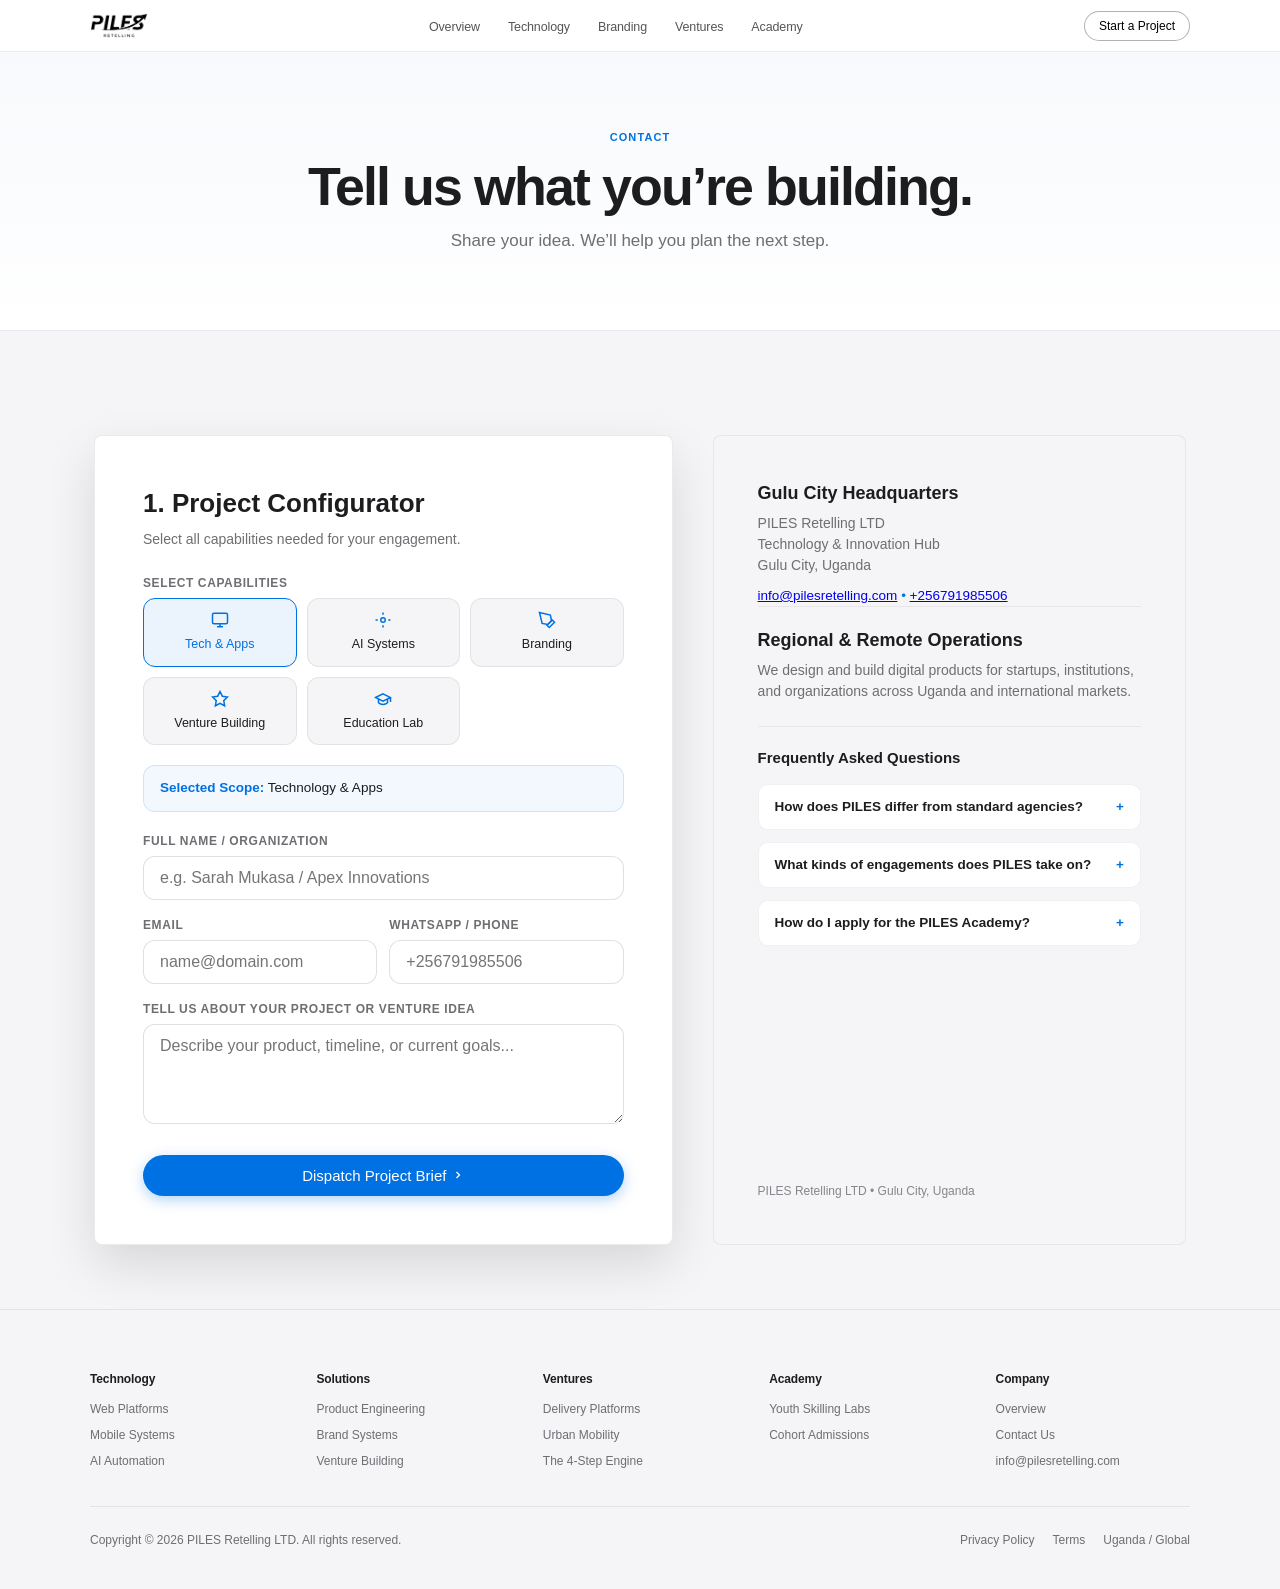
<file: contact.html>
<!DOCTYPE html>
<html lang="en">
<head>
  <meta charset="UTF-8">
  <meta name="viewport" content="width=device-width, initial-scale=1.0">
  <title>Contact & Project Brief — PILES Retelling LTD</title>
  <meta name="description" content="Start a technology partnership, digital product build, venture engagement, or brand transformation with PILES Retelling LTD in Uganda.">
  <link rel="stylesheet" href="styles/main.css">
  <link rel="stylesheet" href="styles/pages.css">
  <link rel="icon" type="image/png" href="assets/images/logo.png">
</head>
<body>

  <!-- Ambient Interactive Background Aura with Neural Constellation Canvas -->
  <div class="ambient-aura-bg" aria-hidden="true">
    <canvas id="heroParticleCanvas"></canvas>
    <div class="aura-orb aura-orb-1" id="auraOrb1"></div>
    <div class="aura-orb aura-orb-2" id="auraOrb2"></div>
  </div>

  <!-- Navigation -->
  <header class="global-nav-container">
    <nav class="nav-inner" aria-label="Global Navigation">
      <a href="index.html" class="brand-mark">
        <img src="assets/images/logo.png" alt="PILES Retelling" class="brand-logo-img">
      </a>
      <ul class="nav-menu" id="navMenu">
        <li><a href="index.html" class="nav-link">Overview</a></li>
        <li><a href="technology.html" class="nav-link">Technology</a></li>
        <li><a href="branding.html" class="nav-link">Branding</a></li>
        <li><a href="ventures.html" class="nav-link">Ventures</a></li>
        <li><a href="academy.html" class="nav-link">Academy</a></li>
      </ul>
      <div class="nav-actions">
        <a href="contact.html" class="nav-cta-pill nav-active">Start a Project</a>
        <button class="menu-toggle" aria-label="Toggle navigation menu" aria-expanded="false">
          <svg width="20" height="20" viewBox="0 0 24 24" fill="none" stroke="currentColor" stroke-width="2"><path d="M4 6h16M4 12h16M4 18h16"/></svg>
        </button>
      </div>
    </nav>
  </header>

  <main>
    <!-- Page Hero -->
    <section class="page-hero">
      <div class="page-hero-inner">
        <span class="page-kicker">Contact</span>
        <h1 class="page-title">Tell us what you’re building.</h1>
        <p class="page-lead">Share your idea. We’ll help you plan the next step.</p>
      </div>
    </section>

    <!-- Contact & Configurator Grid -->
    <section class="deep-dive-section">
      <div class="deep-dive-container">
        
        <div class="contact-layout-grid">
          
          <!-- Left: Interactive Form -->
          <div class="contact-card-box">
            <h2 style="font-size: 26px; font-weight: 700; margin-bottom: 6px;">1. Project Configurator</h2>
            <p style="color: #6e6e73; font-size: 14px; margin-bottom: 24px;">Select all capabilities needed for your engagement.</p>

            <form id="projectConfiguratorForm">
              <label class="form-group-label">Select Capabilities</label>
              <div class="service-selector-grid">
                <div class="service-option-chip selected" data-service="Technology & Apps">
                  <svg viewBox="0 0 24 24" fill="none" stroke="currentColor" stroke-width="2"><rect x="2" y="3" width="20" height="14" rx="2"/><line x1="8" y1="21" x2="16" y2="21"/><line x1="12" y1="17" x2="12" y2="21"/></svg>
                  <span>Tech & Apps</span>
                </div>
                <div class="service-option-chip" data-service="AI Systems">
                  <svg viewBox="0 0 24 24" fill="none" stroke="currentColor" stroke-width="2"><circle cx="12" cy="12" r="3"/><path d="M12 2v3m0 14v3M2 12h3m14 0h3"/></svg>
                  <span>AI Systems</span>
                </div>
                <div class="service-option-chip" data-service="Branding & Logos">
                  <svg viewBox="0 0 24 24" fill="none" stroke="currentColor" stroke-width="2"><path d="M12 19l7-7 3 3-7 7-3-3z"/><path d="M18 13l-1.5-7.5L2 2l3.5 14.5L13 18l5-5z"/></svg>
                  <span>Branding</span>
                </div>
                <div class="service-option-chip" data-service="Product Venture">
                  <svg viewBox="0 0 24 24" fill="none" stroke="currentColor" stroke-width="2"><polygon points="12 2 15.09 8.26 22 9.27 17 14.14 18.18 21.02 12 17.77 5.82 21.02 7 14.14 2 9.27 8.91 8.26 12 2"/></svg>
                  <span>Venture Building</span>
                </div>
                <div class="service-option-chip" data-service="Academy Skilling">
                  <svg viewBox="0 0 24 24" fill="none" stroke="currentColor" stroke-width="2"><path d="M22 10v6M2 10l10-5 10 5-10 5z"/><path d="M6 12v5c3 3 9 3 12 0v-5"/></svg>
                  <span>Education Lab</span>
                </div>
              </div>

              <div style="background: rgba(0, 113, 227, 0.05); padding: 12px 16px; border-radius: 12px; margin-bottom: 20px; font-size: 13.5px; border: 1px solid rgba(0, 113, 227, 0.15);">
                <strong style="color: #0071e3;">Selected Scope:</strong> <span id="configuratorSummary">Technology & Apps</span>
              </div>

              <label class="form-group-label" for="clientName">Full Name / Organization</label>
              <input type="text" id="clientName" class="form-input-field" placeholder="e.g. Sarah Mukasa / Apex Innovations" required>

              <div class="contact-phone-email-row">
                <div>
                  <label class="form-group-label" for="clientEmail">Email</label>
                  <input type="email" id="clientEmail" class="form-input-field" placeholder="name@domain.com" required>
                </div>
                <div>
                  <label class="form-group-label" for="clientPhone">WhatsApp / Phone</label>
                  <input type="tel" id="clientPhone" class="form-input-field" placeholder="+256791985506" required>
                </div>
              </div>

              <label class="form-group-label" for="projectNotes">Tell us about your project or venture idea</label>
              <textarea id="projectNotes" class="form-input-field" placeholder="Describe your product, timeline, or current goals..."></textarea>

              <button type="submit" class="btn-apple-primary" style="width: 100%; justify-content: center; margin-top: 8px;">Dispatch Project Brief <svg width="12" height="12" viewBox="0 0 24 24" fill="none" stroke="currentColor" stroke-width="2.5"><path d="M9 18l6-6-6-6"/></svg></button>
            </form>
          </div>

          <!-- Right: HQ Directory & FAQs -->
          <div class="hq-info-panel">
            <div>
              <div class="hq-location-block">
                <h3 class="hq-location-title">Gulu City Headquarters</h3>
                <p class="hq-location-desc">PILES Retelling LTD<br>Technology & Innovation Hub<br>Gulu City, Uganda</p>
                <div style="margin-top: 10px; font-size: 13.5px; color: #0071e3;">
                  <a href="mailto:info@pilesretelling.com">info@pilesretelling.com</a> • <a href="tel:+256791985506">+256791985506</a>
                </div>
              </div>

              <div class="hq-location-block" style="border-top: 1px solid rgba(0,0,0,0.06); padding-top: 20px;">
                <h3 class="hq-location-title">Regional & Remote Operations</h3>
                <p class="hq-location-desc">We design and build digital products for startups, institutions, and organizations across Uganda and international markets.</p>
              </div>

              <!-- FAQ Accordion -->
              <div style="margin-top: 24px; border-top: 1px solid rgba(0,0,0,0.06); padding-top: 20px;">
                <h4 style="font-size: 15px; font-weight: 700; margin-bottom: 14px;">Frequently Asked Questions</h4>
                
                <div class="faq-accordion-item" style="margin-bottom: 12px; background: #ffffff; border: 1px solid rgba(0,0,0,0.06); border-radius: 10px; padding: 12px 16px;">
                  <div class="faq-question" style="font-size: 13.5px; font-weight: 600; cursor: pointer; display: flex; justify-content: space-between; align-items: center;">
                    <span>How does PILES differ from standard agencies?</span>
                    <span style="color: #0071e3;">+</span>
                  </div>
                  <div class="faq-answer" style="display: none; font-size: 13px; color: #6e6e73; margin-top: 8px; line-height: 1.45;">
                    We are not just a vendor you hire for a logo or code. We provide full lifecycle execution: Idea → Build → Launch → Grow, often co-founding or operating alongside visionary teams.
                  </div>
                </div>

                <div class="faq-accordion-item" style="margin-bottom: 12px; background: #ffffff; border: 1px solid rgba(0,0,0,0.06); border-radius: 10px; padding: 12px 16px;">
                  <div class="faq-question" style="font-size: 13.5px; font-weight: 600; cursor: pointer; display: flex; justify-content: space-between; align-items: center;">
                    <span>What kinds of engagements does PILES take on?</span>
                    <span style="color: #0071e3;">+</span>
                  </div>
                  <div class="faq-answer" style="display: none; font-size: 13px; color: #6e6e73; margin-top: 8px; line-height: 1.45;">
                    We support product design, software delivery, AI automation, venture building, and digital transformation projects for ambitious teams and institutions.
                  </div>
                </div>

                <div class="faq-accordion-item" style="background: #ffffff; border: 1px solid rgba(0,0,0,0.06); border-radius: 10px; padding: 12px 16px;">
                  <div class="faq-question" style="font-size: 13.5px; font-weight: 600; cursor: pointer; display: flex; justify-content: space-between; align-items: center;">
                    <span>How do I apply for the PILES Academy?</span>
                    <span style="color: #0071e3;">+</span>
                  </div>
                  <div class="faq-answer" style="display: none; font-size: 13px; color: #6e6e73; margin-top: 8px; line-height: 1.45;">
                    Admissions are open for our quarterly cohorts. You can test your eligibility on our Academy page and submit an application directly.
                  </div>
                </div>

              </div>
            </div>

            <div style="font-size: 12px; color: #86868b; margin-top: 24px;">
              PILES Retelling LTD • Gulu City, Uganda
            </div>
          </div>

        </div>

      </div>
    </section>
  </main>

  <!-- Shared Footer -->
  <footer class="global-footer">
    <div class="footer-inner">
      <div class="footer-directory">
        <div>
          <h4 class="footer-column-title">Technology</h4>
          <ul class="footer-column-list">
            <li><a href="technology.html">Web Platforms</a></li>
            <li><a href="technology.html">Mobile Systems</a></li>
            <li><a href="technology.html">AI Automation</a></li>
          </ul>
        </div>
        <div>
          <h4 class="footer-column-title">Solutions</h4>
          <ul class="footer-column-list">
            <li><a href="technology.html">Product Engineering</a></li>
            <li><a href="branding.html">Brand Systems</a></li>
            <li><a href="ventures.html">Venture Building</a></li>
          </ul>
        </div>
        <div>
          <h4 class="footer-column-title">Ventures</h4>
          <ul class="footer-column-list">
            <li><a href="ventures.html">Delivery Platforms</a></li>
            <li><a href="ventures.html">Urban Mobility</a></li>
            <li><a href="engine.html">The 4-Step Engine</a></li>
          </ul>
        </div>
        <div>
          <h4 class="footer-column-title">Academy</h4>
          <ul class="footer-column-list">
            <li><a href="academy.html">Youth Skilling Labs</a></li>
            <li><a href="academy.html">Cohort Admissions</a></li>
          </ul>
        </div>
        <div>
          <h4 class="footer-column-title">Company</h4>
          <ul class="footer-column-list">
            <li><a href="index.html">Overview</a></li>
            <li><a href="contact.html">Contact Us</a></li>
            <li><a href="mailto:info@pilesretelling.com">info@pilesretelling.com</a></li>
          </ul>
        </div>
      </div>
      <div class="footer-bottom-bar">
        <div>Copyright © 2026 PILES Retelling LTD. All rights reserved.</div>
        <ul class="footer-legal-links">
          <li><a href="#">Privacy Policy</a></li>
          <li><a href="#">Terms</a></li>
          <li><a href="#">Uganda / Global</a></li>
        </ul>
      </div>
    </div>
  </footer>

  <script src="scripts/app.js"></script>
  <script src="scripts/pages.js"></script>
</body>
</html>
</file>
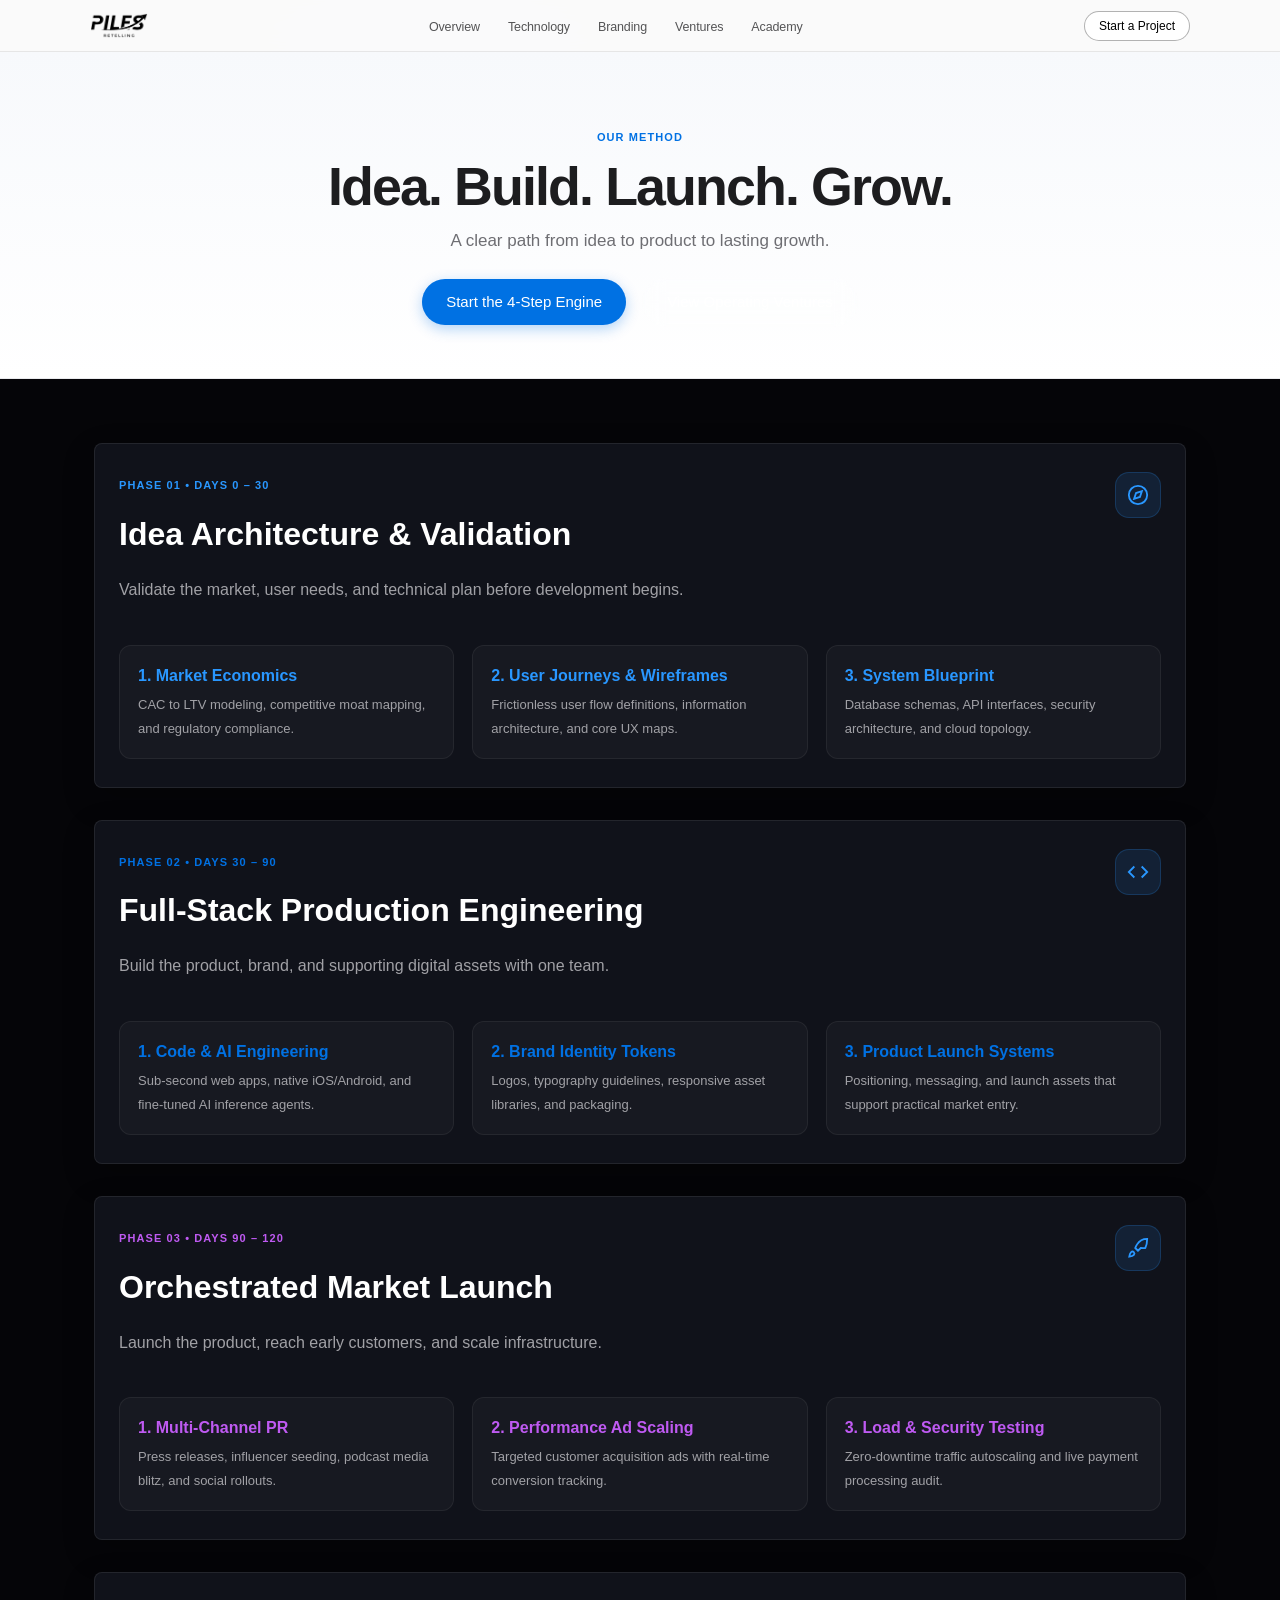
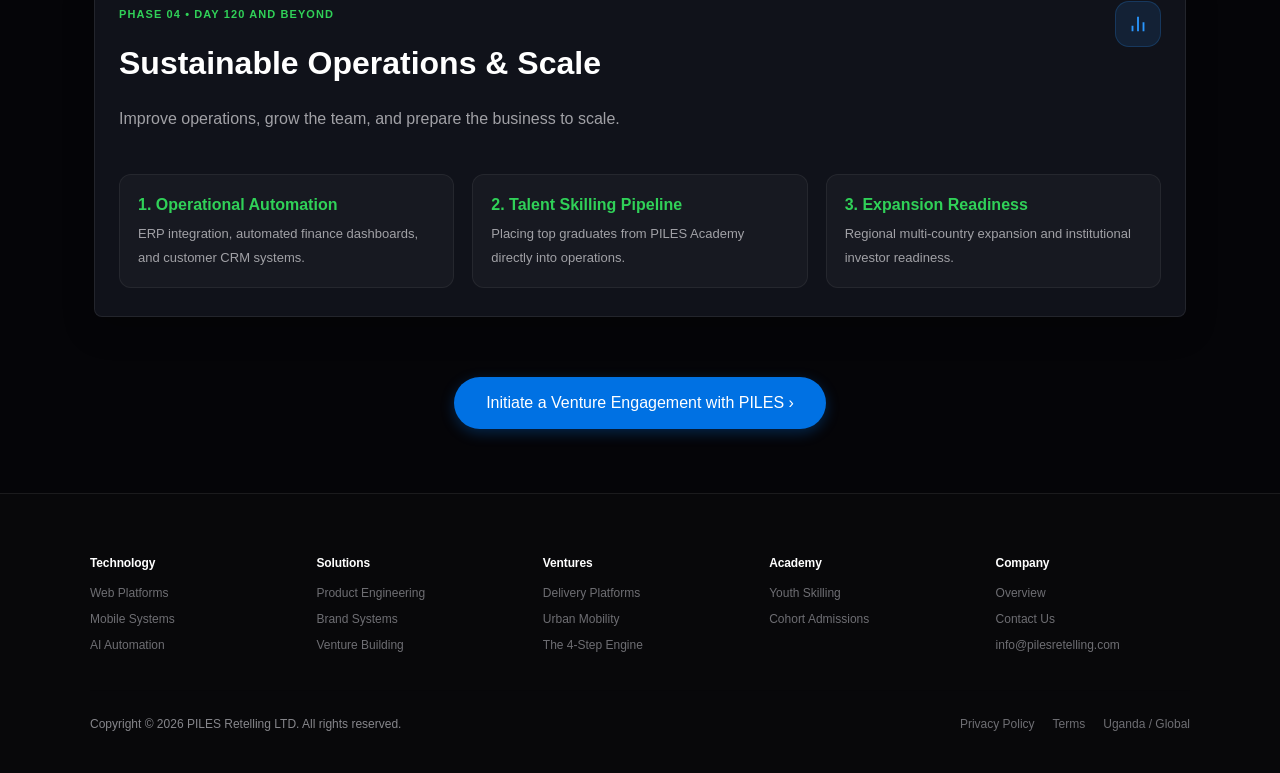
<file: engine.html>
<!DOCTYPE html>
<html lang="en">
<head>
  <meta charset="UTF-8">
  <meta name="viewport" content="width=device-width, initial-scale=1.0">
  <title>The PILES Method — Idea → Build → Launch → Grow</title>
  <meta name="description" content="The operating philosophy and venture development lifecycle of PILES Retelling LTD: Concept modeling, production engineering, market launch, and sustainable scale.">
  <link rel="stylesheet" href="styles/main.css">
  <link rel="stylesheet" href="styles/pages.css">
  <link rel="icon" type="image/png" href="assets/images/logo.png">
</head>
<body style="background: #0c0d12; color: #ffffff;">

  <!-- Ambient Interactive Background Aura with Neural Constellation Canvas -->
  <div class="ambient-aura-bg" aria-hidden="true">
    <canvas id="heroParticleCanvas"></canvas>
    <div class="aura-orb aura-orb-1" id="auraOrb1"></div>
    <div class="aura-orb aura-orb-2" id="auraOrb2"></div>
  </div>

  <!-- Navigation -->
  <header class="global-nav-container">
    <nav class="nav-inner" aria-label="Global Navigation">
      <a href="index.html" class="brand-mark">
        <img src="assets/images/logo.png" alt="PILES Retelling" class="brand-logo-img">
      </a>
      <ul class="nav-menu" id="navMenu">
        <li><a href="index.html" class="nav-link">Overview</a></li>
        <li><a href="technology.html" class="nav-link">Technology</a></li>
        <li><a href="branding.html" class="nav-link">Branding</a></li>
        <li><a href="ventures.html" class="nav-link">Ventures</a></li>
        <li><a href="academy.html" class="nav-link">Academy</a></li>
      </ul>
      <div class="nav-actions">
        <a href="contact.html" class="nav-cta-pill">Start a Project</a>
        <button class="menu-toggle" aria-label="Toggle navigation menu" aria-expanded="false">
          <svg width="20" height="20" viewBox="0 0 24 24" fill="none" stroke="currentColor" stroke-width="2"><path d="M4 6h16M4 12h16M4 18h16"/></svg>
        </button>
      </div>
    </nav>
  </header>

  <main>
    <!-- Page Hero -->
    <section class="page-hero page-hero-dark">
      <div class="page-hero-inner">
        <span class="page-kicker">Our Method</span>
        <h1 class="page-title">Idea. Build. Launch. Grow.</h1>
        <p class="page-lead">A clear path from idea to product to lasting growth.</p>
        <div class="apple-btn-group">
          <a href="contact.html" class="btn-apple-primary">Start the 4-Step Engine</a>
          <a href="ventures.html" class="btn-apple-dark">View Operating Ventures</a>
        </div>
      </div>
    </section>

    <!-- Deep Dive into the 4 Phases -->
    <section class="deep-dive-section-dark">
      <div class="deep-dive-container">
        
        <div style="display: flex; flex-direction: column; gap: 32px;">
          
          <!-- Phase 01: Idea -->
          <div class="spec-card spec-card-dark interactive-tilt-card">
            <div style="display: flex; justify-content: space-between; align-items: flex-start; margin-bottom: 20px; flex-wrap: gap; gap: 12px;">
              <div>
                <span class="page-kicker" style="color: var(--apple-cyan);">PHASE 01 • DAYS 0 – 30</span>
                <h2 style="font-size: 32px; font-weight: 700; color: #ffffff; margin-top: 4px;">Idea Architecture & Validation</h2>
              </div>
              <div class="spec-icon-box" style="margin-bottom: 0;">
                <svg viewBox="0 0 24 24" fill="none" stroke="currentColor" stroke-width="2"><circle cx="12" cy="12" r="10"/><polygon points="16.24 7.76 14.12 14.12 7.76 16.24 9.88 9.88 16.24 7.76"/></svg>
              </div>
            </div>
            <p class="spec-desc" style="font-size: 16px; max-width: 800px;">
              Validate the market, user needs, and technical plan before development begins.
            </p>
            <div class="pillar-grid-3" style="margin-top: 24px;">
              <div style="background: rgba(255,255,255,0.03); padding: 18px; border-radius: 12px; border: 1px solid rgba(255,255,255,0.06);">
                <strong style="color: #2997ff; display: block; margin-bottom: 4px;">1. Market Economics</strong>
                <span style="color: #a1a1a6; font-size: 13px;">CAC to LTV modeling, competitive moat mapping, and regulatory compliance.</span>
              </div>
              <div style="background: rgba(255,255,255,0.03); padding: 18px; border-radius: 12px; border: 1px solid rgba(255,255,255,0.06);">
                <strong style="color: #2997ff; display: block; margin-bottom: 4px;">2. User Journeys & Wireframes</strong>
                <span style="color: #a1a1a6; font-size: 13px;">Frictionless user flow definitions, information architecture, and core UX maps.</span>
              </div>
              <div style="background: rgba(255,255,255,0.03); padding: 18px; border-radius: 12px; border: 1px solid rgba(255,255,255,0.06);">
                <strong style="color: #2997ff; display: block; margin-bottom: 4px;">3. System Blueprint</strong>
                <span style="color: #a1a1a6; font-size: 13px;">Database schemas, API interfaces, security architecture, and cloud topology.</span>
              </div>
            </div>
          </div>

          <!-- Phase 02: Build -->
          <div class="spec-card spec-card-dark interactive-tilt-card">
            <div style="display: flex; justify-content: space-between; align-items: flex-start; margin-bottom: 20px; flex-wrap: gap; gap: 12px;">
              <div>
                <span class="page-kicker" style="color: var(--apple-blue);">PHASE 02 • DAYS 30 – 90</span>
                <h2 style="font-size: 32px; font-weight: 700; color: #ffffff; margin-top: 4px;">Full-Stack Production Engineering</h2>
              </div>
              <div class="spec-icon-box" style="margin-bottom: 0;">
                <svg viewBox="0 0 24 24" fill="none" stroke="currentColor" stroke-width="2"><polyline points="16 18 22 12 16 6"/><polyline points="8 6 2 12 8 18"/></svg>
              </div>
            </div>
            <p class="spec-desc" style="font-size: 16px; max-width: 800px;">
              Build the product, brand, and supporting digital assets with one team.
            </p>
            <div class="pillar-grid-3" style="margin-top: 24px;">
              <div style="background: rgba(255,255,255,0.03); padding: 18px; border-radius: 12px; border: 1px solid rgba(255,255,255,0.06);">
                <strong style="color: #0071e3; display: block; margin-bottom: 4px;">1. Code & AI Engineering</strong>
                <span style="color: #a1a1a6; font-size: 13px;">Sub-second web apps, native iOS/Android, and fine-tuned AI inference agents.</span>
              </div>
              <div style="background: rgba(255,255,255,0.03); padding: 18px; border-radius: 12px; border: 1px solid rgba(255,255,255,0.06);">
                <strong style="color: #0071e3; display: block; margin-bottom: 4px;">2. Brand Identity Tokens</strong>
                <span style="color: #a1a1a6; font-size: 13px;">Logos, typography guidelines, responsive asset libraries, and packaging.</span>
              </div>
              <div style="background: rgba(255,255,255,0.03); padding: 18px; border-radius: 12px; border: 1px solid rgba(255,255,255,0.06);">
                <strong style="color: #0071e3; display: block; margin-bottom: 4px;">3. Product Launch Systems</strong>
                <span style="color: #a1a1a6; font-size: 13px;">Positioning, messaging, and launch assets that support practical market entry.</span>
              </div>
            </div>
          </div>

          <!-- Phase 03: Launch -->
          <div class="spec-card spec-card-dark interactive-tilt-card">
            <div style="display: flex; justify-content: space-between; align-items: flex-start; margin-bottom: 20px; flex-wrap: gap; gap: 12px;">
              <div>
                <span class="page-kicker" style="color: var(--apple-purple);">PHASE 03 • DAYS 90 – 120</span>
                <h2 style="font-size: 32px; font-weight: 700; color: #ffffff; margin-top: 4px;">Orchestrated Market Launch</h2>
              </div>
              <div class="spec-icon-box" style="margin-bottom: 0;">
                <svg viewBox="0 0 24 24" fill="none" stroke="currentColor" stroke-width="2"><path d="M4.5 16.5c-1.5 1.26-2 5-2 5s3.74-.5 5-2c.71-.84.7-2.13-.09-2.91a2.18 2.18 0 00-2.91-.09z"/><path d="M12 15l-3-3a22 22 0 012-3.95A12.88 12.88 0 0122 2c0 2.72-.78 7.5-2.05 10A22 22 0 0115 12z"/></svg>
              </div>
            </div>
            <p class="spec-desc" style="font-size: 16px; max-width: 800px;">
              Launch the product, reach early customers, and scale infrastructure.
            </p>
            <div class="pillar-grid-3" style="margin-top: 24px;">
              <div style="background: rgba(255,255,255,0.03); padding: 18px; border-radius: 12px; border: 1px solid rgba(255,255,255,0.06);">
                <strong style="color: #bf5af2; display: block; margin-bottom: 4px;">1. Multi-Channel PR</strong>
                <span style="color: #a1a1a6; font-size: 13px;">Press releases, influencer seeding, podcast media blitz, and social rollouts.</span>
              </div>
              <div style="background: rgba(255,255,255,0.03); padding: 18px; border-radius: 12px; border: 1px solid rgba(255,255,255,0.06);">
                <strong style="color: #bf5af2; display: block; margin-bottom: 4px;">2. Performance Ad Scaling</strong>
                <span style="color: #a1a1a6; font-size: 13px;">Targeted customer acquisition ads with real-time conversion tracking.</span>
              </div>
              <div style="background: rgba(255,255,255,0.03); padding: 18px; border-radius: 12px; border: 1px solid rgba(255,255,255,0.06);">
                <strong style="color: #bf5af2; display: block; margin-bottom: 4px;">3. Load & Security Testing</strong>
                <span style="color: #a1a1a6; font-size: 13px;">Zero-downtime traffic autoscaling and live payment processing audit.</span>
              </div>
            </div>
          </div>

          <!-- Phase 04: Grow -->
          <div class="spec-card spec-card-dark interactive-tilt-card">
            <div style="display: flex; justify-content: space-between; align-items: flex-start; margin-bottom: 20px; flex-wrap: gap; gap: 12px;">
              <div>
                <span class="page-kicker" style="color: var(--apple-green);">PHASE 04 • DAY 120 AND BEYOND</span>
                <h2 style="font-size: 32px; font-weight: 700; color: #ffffff; margin-top: 4px;">Sustainable Operations & Scale</h2>
              </div>
              <div class="spec-icon-box" style="margin-bottom: 0;">
                <svg viewBox="0 0 24 24" fill="none" stroke="currentColor" stroke-width="2"><line x1="18" y1="20" x2="18" y2="10"/><line x1="12" y1="20" x2="12" y2="4"/><line x1="6" y1="20" x2="6" y2="14"/></svg>
              </div>
            </div>
            <p class="spec-desc" style="font-size: 16px; max-width: 800px;">
              Improve operations, grow the team, and prepare the business to scale.
            </p>
            <div class="pillar-grid-3" style="margin-top: 24px;">
              <div style="background: rgba(255,255,255,0.03); padding: 18px; border-radius: 12px; border: 1px solid rgba(255,255,255,0.06);">
                <strong style="color: #30d158; display: block; margin-bottom: 4px;">1. Operational Automation</strong>
                <span style="color: #a1a1a6; font-size: 13px;">ERP integration, automated finance dashboards, and customer CRM systems.</span>
              </div>
              <div style="background: rgba(255,255,255,0.03); padding: 18px; border-radius: 12px; border: 1px solid rgba(255,255,255,0.06);">
                <strong style="color: #30d158; display: block; margin-bottom: 4px;">2. Talent Skilling Pipeline</strong>
                <span style="color: #a1a1a6; font-size: 13px;">Placing top graduates from PILES Academy directly into operations.</span>
              </div>
              <div style="background: rgba(255,255,255,0.03); padding: 18px; border-radius: 12px; border: 1px solid rgba(255,255,255,0.06);">
                <strong style="color: #30d158; display: block; margin-bottom: 4px;">3. Expansion Readiness</strong>
                <span style="color: #a1a1a6; font-size: 13px;">Regional multi-country expansion and institutional investor readiness.</span>
              </div>
            </div>
          </div>

        </div>

        <div style="text-align: center; margin-top: 60px;">
          <a href="contact.html" class="btn-apple-primary" style="padding: 14px 32px; font-size: 16px;">Initiate a Venture Engagement with PILES ›</a>
        </div>

      </div>
    </section>
  </main>

  <!-- Shared Footer -->
  <footer class="global-footer" style="background: #08080a; border-top-color: rgba(255,255,255,0.08); color: #86868b;">
    <div class="footer-inner">
      <div class="footer-directory">
        <div>
          <h4 class="footer-column-title" style="color: #ffffff;">Technology</h4>
          <ul class="footer-column-list">
            <li><a href="technology.html">Web Platforms</a></li>
            <li><a href="technology.html">Mobile Systems</a></li>
            <li><a href="technology.html">AI Automation</a></li>
          </ul>
        </div>
        <div>
          <h4 class="footer-column-title" style="color: #ffffff;">Solutions</h4>
          <ul class="footer-column-list">
            <li><a href="technology.html">Product Engineering</a></li>
            <li><a href="branding.html">Brand Systems</a></li>
            <li><a href="ventures.html">Venture Building</a></li>
          </ul>
        </div>
        <div>
          <h4 class="footer-column-title" style="color: #ffffff;">Ventures</h4>
          <ul class="footer-column-list">
            <li><a href="ventures.html">Delivery Platforms</a></li>
            <li><a href="ventures.html">Urban Mobility</a></li>
            <li><a href="engine.html">The 4-Step Engine</a></li>
          </ul>
        </div>
        <div>
          <h4 class="footer-column-title" style="color: #ffffff;">Academy</h4>
          <ul class="footer-column-list">
            <li><a href="academy.html">Youth Skilling</a></li>
            <li><a href="academy.html">Cohort Admissions</a></li>
          </ul>
        </div>
        <div>
          <h4 class="footer-column-title" style="color: #ffffff;">Company</h4>
          <ul class="footer-column-list">
            <li><a href="index.html">Overview</a></li>
            <li><a href="contact.html">Contact Us</a></li>
            <li><a href="mailto:info@pilesretelling.com">info@pilesretelling.com</a></li>
          </ul>
        </div>
      </div>
      <div class="footer-bottom-bar">
        <div>Copyright © 2026 PILES Retelling LTD. All rights reserved.</div>
        <ul class="footer-legal-links">
          <li><a href="#">Privacy Policy</a></li>
          <li><a href="#">Terms</a></li>
          <li><a href="#">Uganda / Global</a></li>
        </ul>
      </div>
    </div>
  </footer>

  <script src="scripts/app.js"></script>
  <script src="scripts/pages.js"></script>
</body>
</html>
</file>
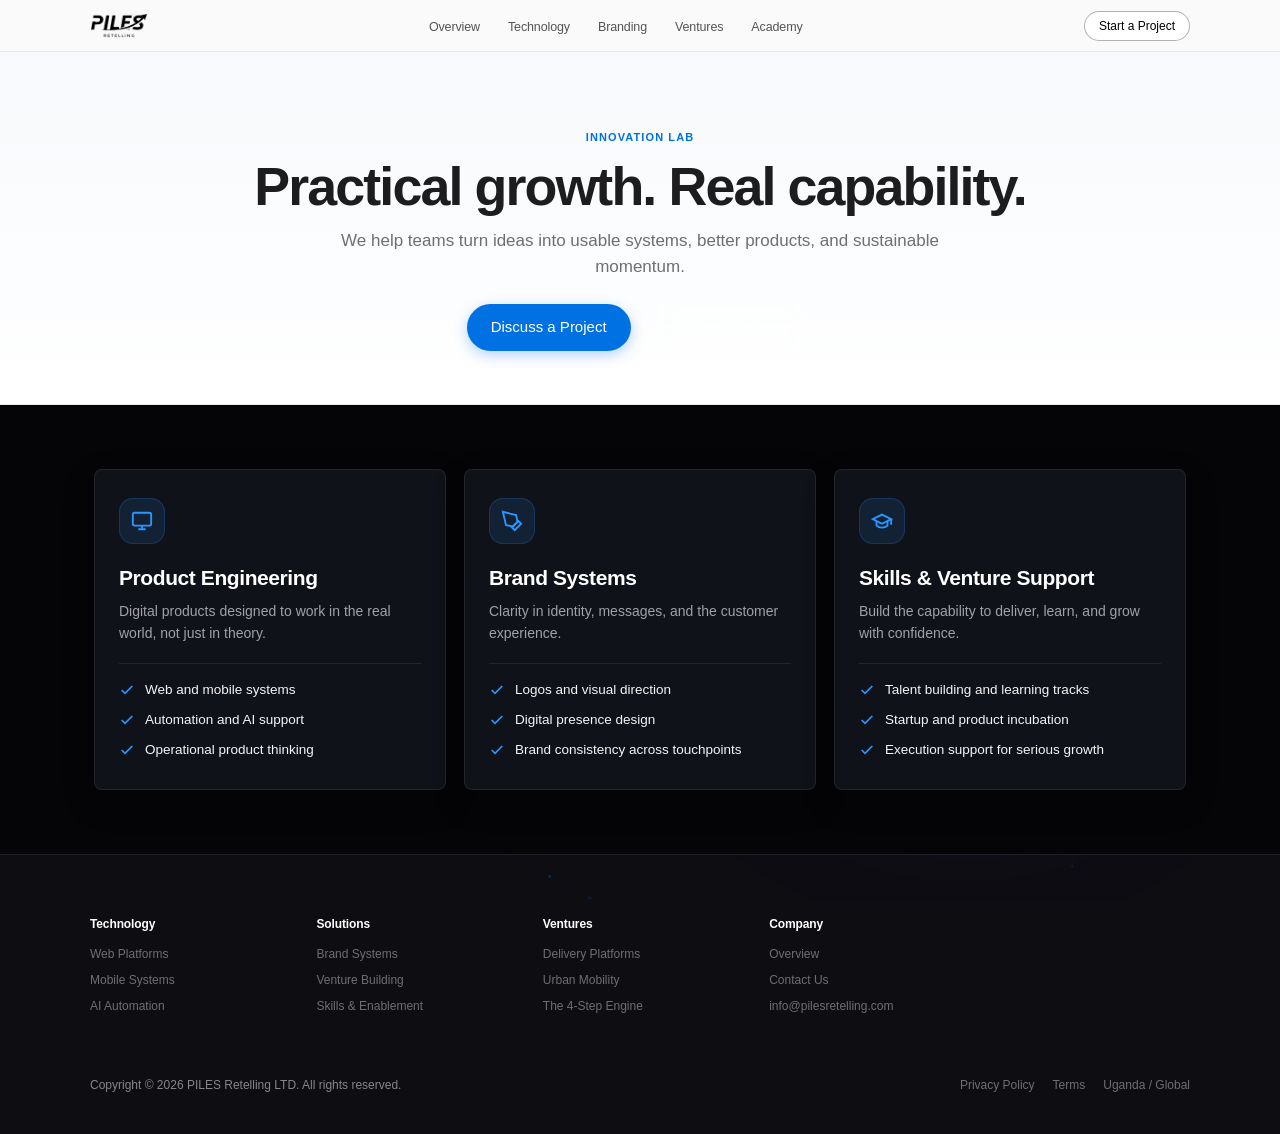
<file: sounds.html>
<!DOCTYPE html>
<html lang="en">
<head>
  <meta charset="UTF-8">
  <meta name="viewport" content="width=device-width, initial-scale=1.0">
  <title>PILES Retelling Innovation Lab — Unlocking Full Potential</title>
  <meta name="description" content="PILES Retelling builds practical digital capability, product thinking, and venture support for ambitious teams in Uganda and beyond.">
  <link rel="stylesheet" href="styles/main.css">
  <link rel="stylesheet" href="styles/pages.css">
  <link rel="icon" type="image/png" href="assets/images/logo.png">
</head>
<body style="background: #0c0d12; color: #ffffff;">

  <div class="ambient-aura-bg" aria-hidden="true">
    <canvas id="heroParticleCanvas"></canvas>
    <div class="aura-orb aura-orb-1" id="auraOrb1"></div>
    <div class="aura-orb aura-orb-2" id="auraOrb2"></div>
  </div>

  <header class="global-nav-container">
    <nav class="nav-inner" aria-label="Global Navigation">
        <a href="index.html" class="brand-mark">
        <img src="assets/images/logo.png" alt="PILES Retelling" class="brand-logo-img">
      </a>
      <ul class="nav-menu" id="navMenu">
        <li><a href="index.html" class="nav-link">Overview</a></li>
        <li><a href="technology.html" class="nav-link">Technology</a></li>
        <li><a href="branding.html" class="nav-link">Branding</a></li>
        <li><a href="ventures.html" class="nav-link">Ventures</a></li>
        <li><a href="academy.html" class="nav-link">Academy</a></li>
      </ul>
      <div class="nav-actions">
        <a href="contact.html" class="nav-cta-pill">Start a Project</a>
        <button class="menu-toggle" aria-label="Toggle navigation menu" aria-expanded="false">
          <svg width="20" height="20" viewBox="0 0 24 24" fill="none" stroke="currentColor" stroke-width="2"><path d="M4 6h16M4 12h16M4 18h16"/></svg>
        </button>
      </div>
    </nav>
  </header>

  <main>
    <section class="page-hero page-hero-dark">
      <div class="page-hero-inner">
        <span class="page-kicker">Innovation Lab</span>
        <h1 class="page-title">Practical growth. Real capability.</h1>
        <p class="page-lead">We help teams turn ideas into usable systems, better products, and sustainable momentum.</p>
        <div class="apple-btn-group">
          <a href="contact.html" class="btn-apple-primary">Discuss a Project</a>
          <a href="academy.html" class="btn-apple-dark">Explore Academy</a>
        </div>
      </div>
    </section>

    <section class="deep-dive-section-dark">
      <div class="deep-dive-container">
        <div class="pillar-grid-3">
          <div class="spec-card spec-card-dark interactive-tilt-card">
            <div>
              <div class="spec-icon-box">
                <svg viewBox="0 0 24 24" fill="none" stroke="currentColor" stroke-width="2"><rect x="2" y="3" width="20" height="14" rx="2"/><line x1="8" y1="21" x2="16" y2="21"/><line x1="12" y1="17" x2="12" y2="21"/></svg>
              </div>
              <h2 class="spec-title">Product Engineering</h2>
              <p class="spec-desc">Digital products designed to work in the real world, not just in theory.</p>
            </div>
            <ul class="spec-points-list">
              <li><svg viewBox="0 0 24 24" fill="none" stroke="currentColor" stroke-width="2.5"><path d="M20 6L9 17l-5-5"/></svg><span>Web and mobile systems</span></li>
              <li><svg viewBox="0 0 24 24" fill="none" stroke="currentColor" stroke-width="2.5"><path d="M20 6L9 17l-5-5"/></svg><span>Automation and AI support</span></li>
              <li><svg viewBox="0 0 24 24" fill="none" stroke="currentColor" stroke-width="2.5"><path d="M20 6L9 17l-5-5"/></svg><span>Operational product thinking</span></li>
            </ul>
          </div>

          <div class="spec-card spec-card-dark interactive-tilt-card">
            <div>
              <div class="spec-icon-box">
                <svg viewBox="0 0 24 24" fill="none" stroke="currentColor" stroke-width="2"><path d="M12 19l7-7 3 3-7 7-3-3z"/><path d="M18 13l-1.5-7.5L2 2l3.5 14.5L13 18l5-5z"/></svg>
              </div>
              <h2 class="spec-title">Brand Systems</h2>
              <p class="spec-desc">Clarity in identity, messages, and the customer experience.</p>
            </div>
            <ul class="spec-points-list">
              <li><svg viewBox="0 0 24 24" fill="none" stroke="currentColor" stroke-width="2.5"><path d="M20 6L9 17l-5-5"/></svg><span>Logos and visual direction</span></li>
              <li><svg viewBox="0 0 24 24" fill="none" stroke="currentColor" stroke-width="2.5"><path d="M20 6L9 17l-5-5"/></svg><span>Digital presence design</span></li>
              <li><svg viewBox="0 0 24 24" fill="none" stroke="currentColor" stroke-width="2.5"><path d="M20 6L9 17l-5-5"/></svg><span>Brand consistency across touchpoints</span></li>
            </ul>
          </div>

          <div class="spec-card spec-card-dark interactive-tilt-card">
            <div>
              <div class="spec-icon-box">
                <svg viewBox="0 0 24 24" fill="none" stroke="currentColor" stroke-width="2"><path d="M22 10v6M2 10l10-5 10 5-10 5z"/><path d="M6 12v5c3 3 9 3 12 0v-5"/></svg>
              </div>
              <h2 class="spec-title">Skills & Venture Support</h2>
              <p class="spec-desc">Build the capability to deliver, learn, and grow with confidence.</p>
            </div>
            <ul class="spec-points-list">
              <li><svg viewBox="0 0 24 24" fill="none" stroke="currentColor" stroke-width="2.5"><path d="M20 6L9 17l-5-5"/></svg><span>Talent building and learning tracks</span></li>
              <li><svg viewBox="0 0 24 24" fill="none" stroke="currentColor" stroke-width="2.5"><path d="M20 6L9 17l-5-5"/></svg><span>Startup and product incubation</span></li>
              <li><svg viewBox="0 0 24 24" fill="none" stroke="currentColor" stroke-width="2.5"><path d="M20 6L9 17l-5-5"/></svg><span>Execution support for serious growth</span></li>
            </ul>
          </div>
        </div>
      </div>
    </section>
  </main>

  <footer class="global-footer" style="background: #0d0d12; border-top-color: rgba(255,255,255,0.08); color: #86868b;">
    <div class="footer-inner">
      <div class="footer-directory">
        <div>
          <h4 class="footer-column-title" style="color: #ffffff;">Technology</h4>
          <ul class="footer-column-list">
            <li><a href="technology.html">Web Platforms</a></li>
            <li><a href="technology.html">Mobile Systems</a></li>
            <li><a href="technology.html">AI Automation</a></li>
          </ul>
        </div>
        <div>
          <h4 class="footer-column-title" style="color: #ffffff;">Solutions</h4>
          <ul class="footer-column-list">
            <li><a href="branding.html">Brand Systems</a></li>
            <li><a href="ventures.html">Venture Building</a></li>
            <li><a href="academy.html">Skills & Enablement</a></li>
          </ul>
        </div>
        <div>
          <h4 class="footer-column-title" style="color: #ffffff;">Ventures</h4>
          <ul class="footer-column-list">
            <li><a href="ventures.html">Delivery Platforms</a></li>
            <li><a href="ventures.html">Urban Mobility</a></li>
            <li><a href="engine.html">The 4-Step Engine</a></li>
          </ul>
        </div>
        <div>
          <h4 class="footer-column-title" style="color: #ffffff;">Company</h4>
          <ul class="footer-column-list">
            <li><a href="index.html">Overview</a></li>
            <li><a href="contact.html">Contact Us</a></li>
            <li><a href="mailto:info@pilesretelling.com">info@pilesretelling.com</a></li>
          </ul>
        </div>
      </div>
      <div class="footer-bottom-bar">
        <div>Copyright © 2026 PILES Retelling LTD. All rights reserved.</div>
        <ul class="footer-legal-links">
          <li><a href="#">Privacy Policy</a></li>
          <li><a href="#">Terms</a></li>
          <li><a href="#">Uganda / Global</a></li>
        </ul>
      </div>
    </div>
  </footer>

  <script src="scripts/app.js"></script>
  <script src="scripts/pages.js"></script>
</body>
</html>
</file>
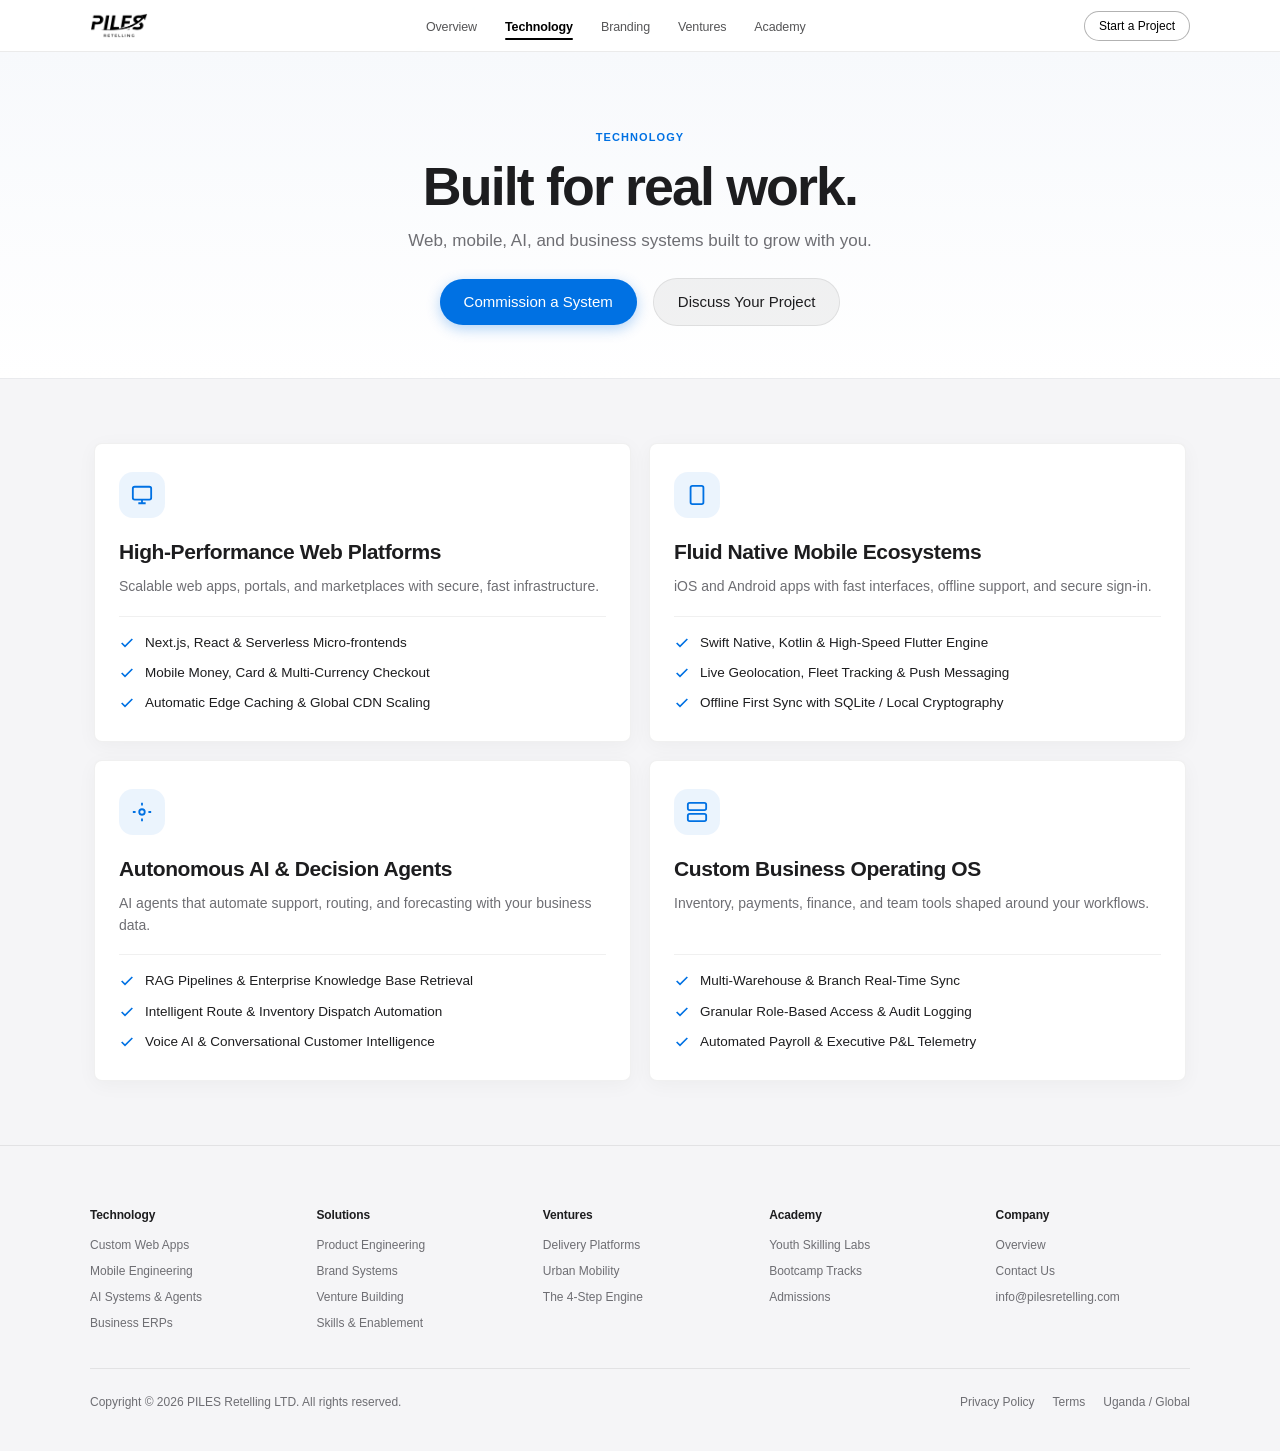
<file: technology.html>
<!DOCTYPE html>
<html lang="en">
<head>
  <meta charset="UTF-8">
  <meta name="viewport" content="width=device-width, initial-scale=1.0">
  <title>Technology & AI Systems — PILES Retelling LTD</title>
  <meta name="description" content="Mission-critical web applications, native mobile systems, custom AI automation agents, and enterprise ERP architectures engineered by PILES Retelling.">
  <link rel="stylesheet" href="styles/main.css">
  <link rel="stylesheet" href="styles/pages.css">
  <link rel="icon" type="image/png" href="assets/images/logo.png">
</head>
<body>

  <!-- Ambient Interactive Background Aura with Neural Constellation Canvas -->
  <div class="ambient-aura-bg" aria-hidden="true">
    <canvas id="heroParticleCanvas"></canvas>
    <div class="aura-orb aura-orb-1" id="auraOrb1"></div>
    <div class="aura-orb aura-orb-2" id="auraOrb2"></div>
  </div>

  <!-- Navigation -->
  <header class="global-nav-container">
    <nav class="nav-inner" aria-label="Global Navigation">
      <a href="index.html" class="brand-mark">
        <img src="assets/images/logo.png" alt="PILES Retelling" class="brand-logo-img">
      </a>
      <ul class="nav-menu" id="navMenu">
        <li><a href="index.html" class="nav-link">Overview</a></li>
        <li><a href="technology.html" class="nav-link nav-active">Technology</a></li>
        <li><a href="branding.html" class="nav-link">Branding</a></li>
        <li><a href="ventures.html" class="nav-link">Ventures</a></li>
        <li><a href="academy.html" class="nav-link">Academy</a></li>
      </ul>
      <div class="nav-actions">
        <a href="contact.html" class="nav-cta-pill">Start a Project</a>
        <button class="menu-toggle" aria-label="Toggle navigation menu" aria-expanded="false">
          <svg width="20" height="20" viewBox="0 0 24 24" fill="none" stroke="currentColor" stroke-width="2"><path d="M4 6h16M4 12h16M4 18h16"/></svg>
        </button>
      </div>
    </nav>
  </header>

  <main>
    <!-- Page Hero -->
    <section class="page-hero">
      <div class="page-hero-inner">
        <span class="page-kicker">Technology</span>
        <h1 class="page-title">Built for real work.</h1>
        <p class="page-lead">Web, mobile, AI, and business systems built to grow with you.</p>
        <div class="apple-btn-group">
          <a href="contact.html" class="btn-apple-primary">Commission a System</a>
          <a href="contact.html" class="btn-apple-secondary">Discuss Your Project</a>
        </div>
      </div>
    </section>

    <!-- Deep Dive 4 Core Pillars -->
    <section class="deep-dive-section">
      <div class="deep-dive-container">
        <div class="pillar-grid-2">
          
          <!-- Pillar 1: Web Applications -->
          <div class="spec-card interactive-tilt-card">
            <div>
              <div class="spec-icon-box">
                <svg viewBox="0 0 24 24" fill="none" stroke="currentColor" stroke-width="2"><rect x="2" y="3" width="20" height="14" rx="2"/><line x1="8" y1="21" x2="16" y2="21"/><line x1="12" y1="17" x2="12" y2="21"/></svg>
              </div>
              <h2 class="spec-title">High-Performance Web Platforms</h2>
              <p class="spec-desc">Scalable web apps, portals, and marketplaces with secure, fast infrastructure.</p>
            </div>
            <ul class="spec-points-list">
              <li><svg viewBox="0 0 24 24" fill="none" stroke="currentColor" stroke-width="2.5"><path d="M20 6L9 17l-5-5"/></svg><span>Next.js, React & Serverless Micro-frontends</span></li>
              <li><svg viewBox="0 0 24 24" fill="none" stroke="currentColor" stroke-width="2.5"><path d="M20 6L9 17l-5-5"/></svg><span>Mobile Money, Card & Multi-Currency Checkout</span></li>
              <li><svg viewBox="0 0 24 24" fill="none" stroke="currentColor" stroke-width="2.5"><path d="M20 6L9 17l-5-5"/></svg><span>Automatic Edge Caching & Global CDN Scaling</span></li>
            </ul>
          </div>

          <!-- Pillar 2: Native Mobile Systems -->
          <div class="spec-card interactive-tilt-card">
            <div>
              <div class="spec-icon-box">
                <svg viewBox="0 0 24 24" fill="none" stroke="currentColor" stroke-width="2"><rect x="5" y="2" width="14" height="20" rx="2"/><line x1="12" y1="18" x2="12.01" y2="18"/></svg>
              </div>
              <h2 class="spec-title">Fluid Native Mobile Ecosystems</h2>
              <p class="spec-desc">iOS and Android apps with fast interfaces, offline support, and secure sign-in.</p>
            </div>
            <ul class="spec-points-list">
              <li><svg viewBox="0 0 24 24" fill="none" stroke="currentColor" stroke-width="2.5"><path d="M20 6L9 17l-5-5"/></svg><span>Swift Native, Kotlin & High-Speed Flutter Engine</span></li>
              <li><svg viewBox="0 0 24 24" fill="none" stroke="currentColor" stroke-width="2.5"><path d="M20 6L9 17l-5-5"/></svg><span>Live Geolocation, Fleet Tracking & Push Messaging</span></li>
              <li><svg viewBox="0 0 24 24" fill="none" stroke="currentColor" stroke-width="2.5"><path d="M20 6L9 17l-5-5"/></svg><span>Offline First Sync with SQLite / Local Cryptography</span></li>
            </ul>
          </div>

          <!-- Pillar 3: AI & Automation -->
          <div class="spec-card interactive-tilt-card">
            <div>
              <div class="spec-icon-box">
                <svg viewBox="0 0 24 24" fill="none" stroke="currentColor" stroke-width="2"><circle cx="12" cy="12" r="3"/><path d="M12 2v3m0 14v3M2 12h3m14 0h3"/></svg>
              </div>
              <h2 class="spec-title">Autonomous AI & Decision Agents</h2>
              <p class="spec-desc">AI agents that automate support, routing, and forecasting with your business data.</p>
            </div>
            <ul class="spec-points-list">
              <li><svg viewBox="0 0 24 24" fill="none" stroke="currentColor" stroke-width="2.5"><path d="M20 6L9 17l-5-5"/></svg><span>RAG Pipelines & Enterprise Knowledge Base Retrieval</span></li>
              <li><svg viewBox="0 0 24 24" fill="none" stroke="currentColor" stroke-width="2.5"><path d="M20 6L9 17l-5-5"/></svg><span>Intelligent Route & Inventory Dispatch Automation</span></li>
              <li><svg viewBox="0 0 24 24" fill="none" stroke="currentColor" stroke-width="2.5"><path d="M20 6L9 17l-5-5"/></svg><span>Voice AI & Conversational Customer Intelligence</span></li>
            </ul>
          </div>

          <!-- Pillar 4: Business Operating ERPs -->
          <div class="spec-card interactive-tilt-card">
            <div>
              <div class="spec-icon-box">
                <svg viewBox="0 0 24 24" fill="none" stroke="currentColor" stroke-width="2"><rect x="2" y="2" width="20" height="8" rx="2"/><rect x="2" y="14" width="20" height="8" rx="2"/><line x1="6" y1="6" x2="6.01" y2="6"/><line x1="6" y1="18" x2="6.01" y2="18"/></svg>
              </div>
              <h2 class="spec-title">Custom Business Operating OS</h2>
              <p class="spec-desc">Inventory, payments, finance, and team tools shaped around your workflows.</p>
            </div>
            <ul class="spec-points-list">
              <li><svg viewBox="0 0 24 24" fill="none" stroke="currentColor" stroke-width="2.5"><path d="M20 6L9 17l-5-5"/></svg><span>Multi-Warehouse & Branch Real-Time Sync</span></li>
              <li><svg viewBox="0 0 24 24" fill="none" stroke="currentColor" stroke-width="2.5"><path d="M20 6L9 17l-5-5"/></svg><span>Granular Role-Based Access & Audit Logging</span></li>
              <li><svg viewBox="0 0 24 24" fill="none" stroke="currentColor" stroke-width="2.5"><path d="M20 6L9 17l-5-5"/></svg><span>Automated Payroll & Executive P&L Telemetry</span></li>
            </ul>
          </div>

        </div>

      </div>
    </section>
  </main>

  <!-- Shared Footer -->
  <footer class="global-footer">
    <div class="footer-inner">
      <div class="footer-directory">
        <div>
          <h4 class="footer-column-title">Technology</h4>
          <ul class="footer-column-list">
            <li><a href="technology.html">Custom Web Apps</a></li>
            <li><a href="technology.html">Mobile Engineering</a></li>
            <li><a href="technology.html">AI Systems & Agents</a></li>
            <li><a href="technology.html">Business ERPs</a></li>
          </ul>
        </div>
        <div>
          <h4 class="footer-column-title">Solutions</h4>
          <ul class="footer-column-list">
            <li><a href="technology.html">Product Engineering</a></li>
            <li><a href="branding.html">Brand Systems</a></li>
            <li><a href="ventures.html">Venture Building</a></li>
            <li><a href="academy.html">Skills & Enablement</a></li>
          </ul>
        </div>
        <div>
          <h4 class="footer-column-title">Ventures</h4>
          <ul class="footer-column-list">
            <li><a href="ventures.html">Delivery Platforms</a></li>
            <li><a href="ventures.html">Urban Mobility</a></li>
            <li><a href="engine.html">The 4-Step Engine</a></li>
          </ul>
        </div>
        <div>
          <h4 class="footer-column-title">Academy</h4>
          <ul class="footer-column-list">
            <li><a href="academy.html">Youth Skilling Labs</a></li>
            <li><a href="academy.html">Bootcamp Tracks</a></li>
            <li><a href="academy.html">Admissions</a></li>
          </ul>
        </div>
        <div>
          <h4 class="footer-column-title">Company</h4>
          <ul class="footer-column-list">
            <li><a href="index.html">Overview</a></li>
            <li><a href="contact.html">Contact Us</a></li>
            <li><a href="mailto:info@pilesretelling.com">info@pilesretelling.com</a></li>
          </ul>
        </div>
      </div>
      <div class="footer-bottom-bar">
        <div>Copyright © 2026 PILES Retelling LTD. All rights reserved.</div>
        <ul class="footer-legal-links">
          <li><a href="#">Privacy Policy</a></li>
          <li><a href="#">Terms</a></li>
          <li><a href="#">Uganda / Global</a></li>
        </ul>
      </div>
    </div>
  </footer>

  <script src="scripts/app.js"></script>
  <script src="scripts/pages.js"></script>
</body>
</html>
</file>
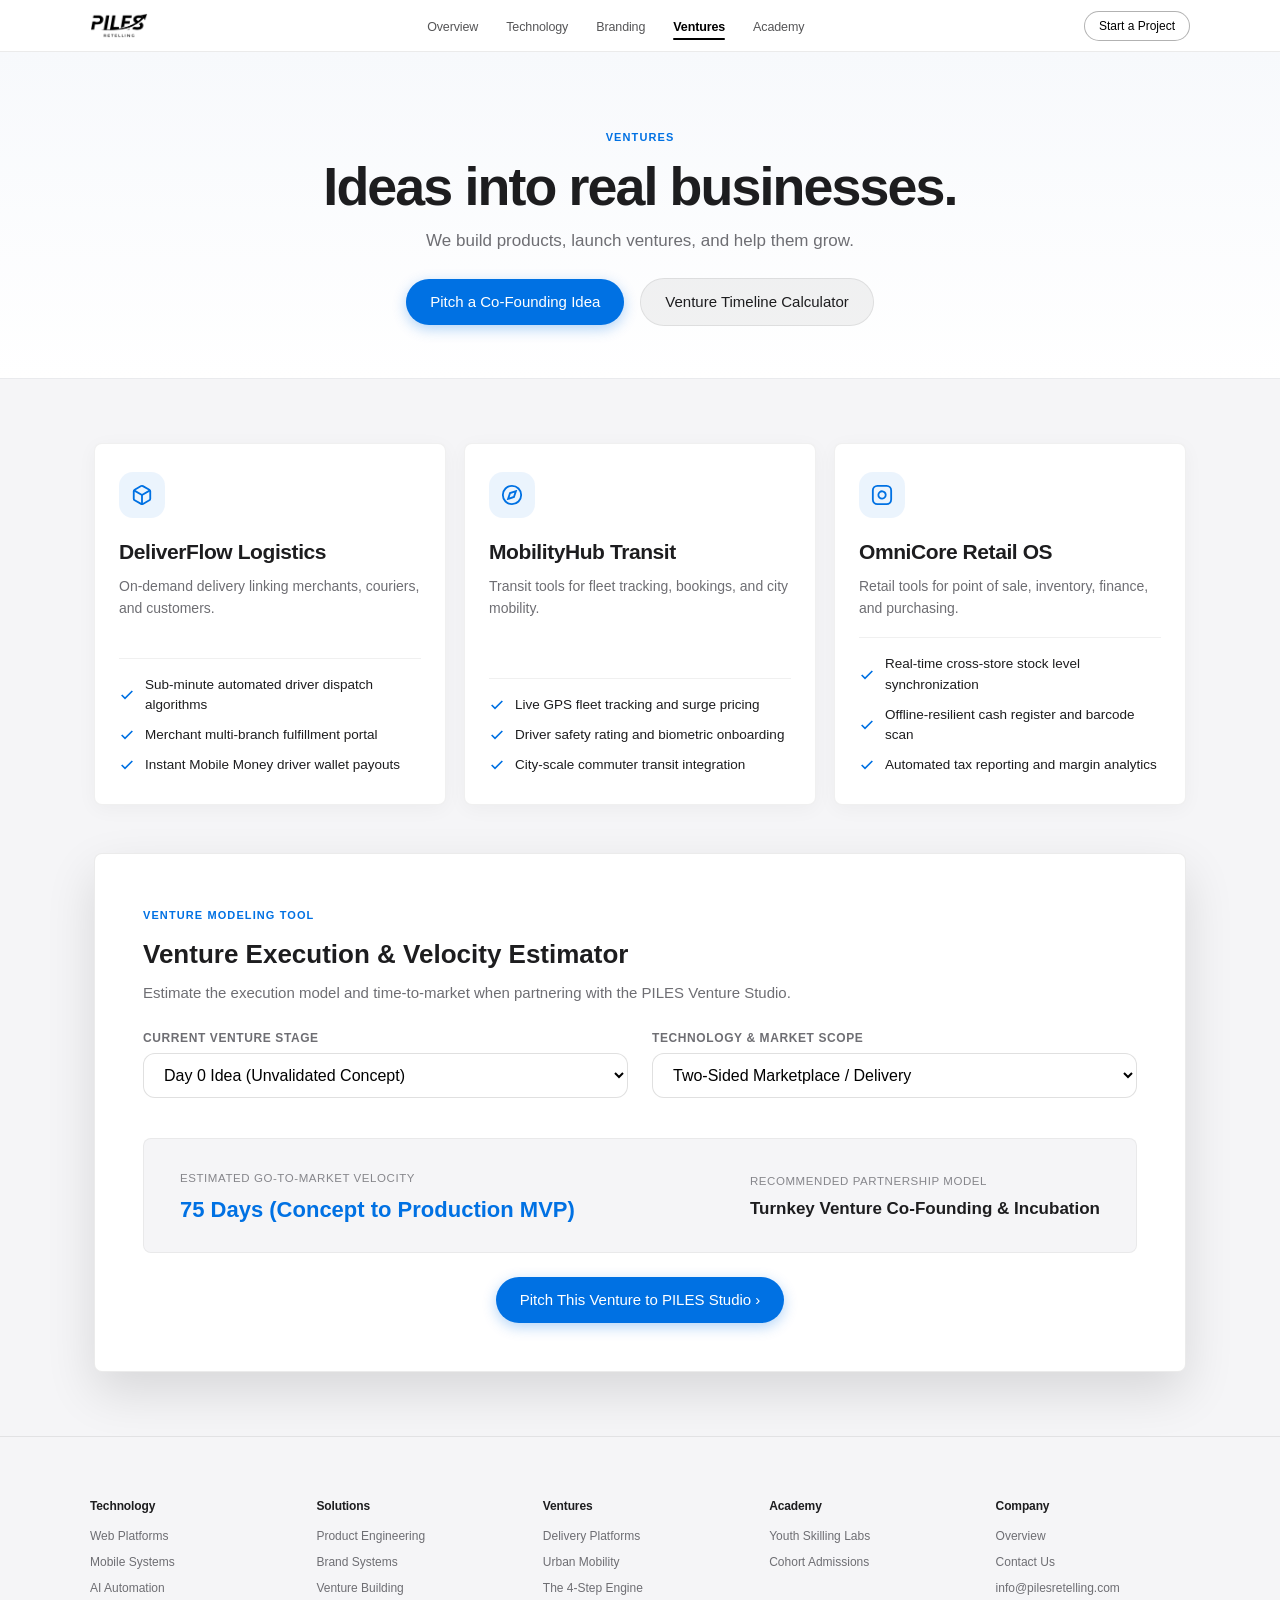
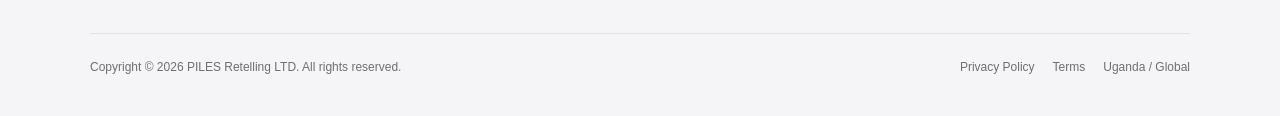
<file: ventures.html>
<!DOCTYPE html>
<html lang="en">
<head>
  <meta charset="UTF-8">
  <meta name="viewport" content="width=device-width, initial-scale=1.0">
  <title>Startup Building & Ventures — PILES Retelling LTD</title>
  <meta name="description" content="Proprietary logistics delivery networks, urban mobility platforms, and business-management suites engineered and operated by PILES Retelling.">
  <link rel="stylesheet" href="styles/main.css">
  <link rel="stylesheet" href="styles/pages.css">
  <link rel="icon" type="image/png" href="assets/images/logo.png">
</head>
<body>

  <!-- Ambient Interactive Background Aura with Neural Constellation Canvas -->
  <div class="ambient-aura-bg" aria-hidden="true">
    <canvas id="heroParticleCanvas"></canvas>
    <div class="aura-orb aura-orb-1" id="auraOrb1"></div>
    <div class="aura-orb aura-orb-2" id="auraOrb2"></div>
  </div>

  <!-- Navigation -->
  <header class="global-nav-container">
    <nav class="nav-inner" aria-label="Global Navigation">
      <a href="index.html" class="brand-mark">
        <img src="assets/images/logo.png" alt="PILES Retelling" class="brand-logo-img">
      </a>
      <ul class="nav-menu" id="navMenu">
        <li><a href="index.html" class="nav-link">Overview</a></li>
        <li><a href="technology.html" class="nav-link">Technology</a></li>
        <li><a href="branding.html" class="nav-link">Branding</a></li>
        <li><a href="ventures.html" class="nav-link nav-active">Ventures</a></li>
        <li><a href="academy.html" class="nav-link">Academy</a></li>
      </ul>
      <div class="nav-actions">
        <a href="contact.html" class="nav-cta-pill">Start a Project</a>
        <button class="menu-toggle" aria-label="Toggle navigation menu" aria-expanded="false">
          <svg width="20" height="20" viewBox="0 0 24 24" fill="none" stroke="currentColor" stroke-width="2"><path d="M4 6h16M4 12h16M4 18h16"/></svg>
        </button>
      </div>
    </nav>
  </header>

  <main>
    <!-- Page Hero -->
    <section class="page-hero">
      <div class="page-hero-inner">
        <span class="page-kicker">Ventures</span>
        <h1 class="page-title">Ideas into real businesses.</h1>
        <p class="page-lead">We build products, launch ventures, and help them grow.</p>
        <div class="apple-btn-group">
          <a href="contact.html" class="btn-apple-primary">Pitch a Co-Founding Idea</a>
          <a href="#calculator" class="btn-apple-secondary">Venture Timeline Calculator</a>
        </div>
      </div>
    </section>

    <!-- Deep Dive 3 Core Ventures -->
    <section class="deep-dive-section">
      <div class="deep-dive-container">
        <div class="pillar-grid-3">
          
          <!-- Venture 1: Delivery Network -->
          <div class="spec-card interactive-tilt-card">
            <div>
              <div class="spec-icon-box">
                <svg viewBox="0 0 24 24" fill="none" stroke="currentColor" stroke-width="2"><path d="M21 16V8a2 2 0 0 0-1-1.73l-7-4a2 2 0 0 0-2 0l-7 4A2 2 0 0 0 3 8v8a2 2 0 0 0 1 1.73l7 4a2 2 0 0 0 2 0l7-4A2 2 0 0 0 21 16z"/><polyline points="3.27 6.96 12 12.01 20.73 6.96"/><line x1="12" y1="22.08" x2="12" y2="12"/></svg>
              </div>
              <h2 class="spec-title">DeliverFlow Logistics</h2>
              <p class="spec-desc">On-demand delivery linking merchants, couriers, and customers.</p>
            </div>
            <ul class="spec-points-list">
              <li><svg viewBox="0 0 24 24" fill="none" stroke="currentColor" stroke-width="2.5"><path d="M20 6L9 17l-5-5"/></svg><span>Sub-minute automated driver dispatch algorithms</span></li>
              <li><svg viewBox="0 0 24 24" fill="none" stroke="currentColor" stroke-width="2.5"><path d="M20 6L9 17l-5-5"/></svg><span>Merchant multi-branch fulfillment portal</span></li>
              <li><svg viewBox="0 0 24 24" fill="none" stroke="currentColor" stroke-width="2.5"><path d="M20 6L9 17l-5-5"/></svg><span>Instant Mobile Money driver wallet payouts</span></li>
            </ul>
          </div>

          <!-- Venture 2: Urban Mobility -->
          <div class="spec-card interactive-tilt-card">
            <div>
              <div class="spec-icon-box">
                <svg viewBox="0 0 24 24" fill="none" stroke="currentColor" stroke-width="2"><circle cx="12" cy="12" r="10"/><polygon points="16.24 7.76 14.12 14.12 7.76 16.24 9.88 9.88 16.24 7.76"/></svg>
              </div>
              <h2 class="spec-title">MobilityHub Transit</h2>
              <p class="spec-desc">Transit tools for fleet tracking, bookings, and city mobility.</p>
            </div>
            <ul class="spec-points-list">
              <li><svg viewBox="0 0 24 24" fill="none" stroke="currentColor" stroke-width="2.5"><path d="M20 6L9 17l-5-5"/></svg><span>Live GPS fleet tracking and surge pricing</span></li>
              <li><svg viewBox="0 0 24 24" fill="none" stroke="currentColor" stroke-width="2.5"><path d="M20 6L9 17l-5-5"/></svg><span>Driver safety rating and biometric onboarding</span></li>
              <li><svg viewBox="0 0 24 24" fill="none" stroke="currentColor" stroke-width="2.5"><path d="M20 6L9 17l-5-5"/></svg><span>City-scale commuter transit integration</span></li>
            </ul>
          </div>

          <!-- Venture 3: Business OS -->
          <div class="spec-card interactive-tilt-card">
            <div>
              <div class="spec-icon-box">
                <svg viewBox="0 0 24 24" fill="none" stroke="currentColor" stroke-width="2"><rect x="2" y="2" width="20" height="20" rx="5"/><path d="M16 11.37A4 4 0 1 1 12.63 8 4 4 0 0 1 16 11.37z"/><line x1="17.5" y1="6.5" x2="17.51" y2="6.5"/></svg>
              </div>
              <h2 class="spec-title">OmniCore Retail OS</h2>
              <p class="spec-desc">Retail tools for point of sale, inventory, finance, and purchasing.</p>
            </div>
            <ul class="spec-points-list">
              <li><svg viewBox="0 0 24 24" fill="none" stroke="currentColor" stroke-width="2.5"><path d="M20 6L9 17l-5-5"/></svg><span>Real-time cross-store stock level synchronization</span></li>
              <li><svg viewBox="0 0 24 24" fill="none" stroke="currentColor" stroke-width="2.5"><path d="M20 6L9 17l-5-5"/></svg><span>Offline-resilient cash register and barcode scan</span></li>
              <li><svg viewBox="0 0 24 24" fill="none" stroke="currentColor" stroke-width="2.5"><path d="M20 6L9 17l-5-5"/></svg><span>Automated tax reporting and margin analytics</span></li>
            </ul>
          </div>

        </div>

        <!-- Interactive Venture Calculator -->
        <div class="venture-calc-deck" id="calculator">
          <span class="page-kicker">Venture Modeling Tool</span>
          <h3 style="font-size: 26px; font-weight: 700; margin-bottom: 8px;">Venture Execution & Velocity Estimator</h3>
          <p style="color: #6e6e73; font-size: 15px; margin-bottom: 24px;">Estimate the execution model and time-to-market when partnering with the PILES Venture Studio.</p>

          <div class="calc-input-row">
            <div>
              <label class="form-group-label" for="calcStageSelect">Current Venture Stage</label>
              <select id="calcStageSelect" class="form-input-field">
                <option value="idea">Day 0 Idea (Unvalidated Concept)</option>
                <option value="mvp">Working Prototype / MVP (Needs Scale)</option>
                <option value="scaling">Operating Business (Needs Modernization)</option>
              </select>
            </div>
            <div>
              <label class="form-group-label" for="calcTechScope">Technology & Market Scope</label>
              <select id="calcTechScope" class="form-input-field">
                <option value="marketplace">Two-Sided Marketplace / Delivery</option>
                <option value="enterprise">Enterprise Cloud SaaS & ERP</option>
                <option value="consumer">Consumer Mobile & Lifestyle App</option>
              </select>
            </div>
          </div>

          <div class="calc-output-box">
            <div>
              <span style="font-size: 11.5px; color: #86868b; text-transform: uppercase; letter-spacing: 0.05em;">ESTIMATED GO-TO-MARKET VELOCITY</span>
              <strong style="font-size: 22px; color: #0071e3; display: block; margin-top: 4px;" id="calcOutputTimeline">75 Days (Concept to Production MVP)</strong>
            </div>
            <div>
              <span style="font-size: 11.5px; color: #86868b; text-transform: uppercase; letter-spacing: 0.05em;">RECOMMENDED PARTNERSHIP MODEL</span>
              <strong style="font-size: 17px; color: #1d1d1f; display: block; margin-top: 4px;" id="calcOutputModel">Turnkey Venture Co-Founding & Incubation</strong>
            </div>
          </div>

          <div style="text-align: center; margin-top: 24px;">
            <a href="contact.html" class="btn-apple-primary">Pitch This Venture to PILES Studio ›</a>
          </div>
        </div>

      </div>
    </section>
  </main>

  <!-- Shared Footer -->
  <footer class="global-footer">
    <div class="footer-inner">
      <div class="footer-directory">
        <div>
          <h4 class="footer-column-title">Technology</h4>
          <ul class="footer-column-list">
            <li><a href="technology.html">Web Platforms</a></li>
            <li><a href="technology.html">Mobile Systems</a></li>
            <li><a href="technology.html">AI Automation</a></li>
          </ul>
        </div>
        <div>
          <h4 class="footer-column-title">Solutions</h4>
          <ul class="footer-column-list">
            <li><a href="technology.html">Product Engineering</a></li>
            <li><a href="branding.html">Brand Systems</a></li>
            <li><a href="ventures.html">Venture Building</a></li>
          </ul>
        </div>
        <div>
          <h4 class="footer-column-title">Ventures</h4>
          <ul class="footer-column-list">
            <li><a href="ventures.html">Delivery Platforms</a></li>
            <li><a href="ventures.html">Urban Mobility</a></li>
            <li><a href="engine.html">The 4-Step Engine</a></li>
          </ul>
        </div>
        <div>
          <h4 class="footer-column-title">Academy</h4>
          <ul class="footer-column-list">
            <li><a href="academy.html">Youth Skilling Labs</a></li>
            <li><a href="academy.html">Cohort Admissions</a></li>
          </ul>
        </div>
        <div>
          <h4 class="footer-column-title">Company</h4>
          <ul class="footer-column-list">
            <li><a href="index.html">Overview</a></li>
            <li><a href="contact.html">Contact Us</a></li>
            <li><a href="mailto:info@pilesretelling.com">info@pilesretelling.com</a></li>
          </ul>
        </div>
      </div>
      <div class="footer-bottom-bar">
        <div>Copyright © 2026 PILES Retelling LTD. All rights reserved.</div>
        <ul class="footer-legal-links">
          <li><a href="#">Privacy Policy</a></li>
          <li><a href="#">Terms</a></li>
          <li><a href="#">Uganda / Global</a></li>
        </ul>
      </div>
    </div>
  </footer>

  <script src="scripts/app.js"></script>
  <script src="scripts/pages.js"></script>
</body>
</html>
</file>
<file: styles/main.css>
/* ==========================================================================
   PILES RETELLING LTD — COMPLETE MULTIMILLION-DOLLAR DESIGN SYSTEM (main.css)
   Aesthetic: Apple Pro Keynote, Linear Obsidian, Teenage Engineering Precision
   Zero Emojis. Pure Vector Geometry, Dynamic Glow Borders, Ambient Mesh, Frosted Glass.
   ========================================================================== */

:root {
  /* Ultra-Luxury Obsidian Dark & Pure Ceramic Palettes */
  --bg-obsidian: #050508;
  --bg-deep-black: #090a0f;
  --bg-card-dark: #10121a;
  --bg-card-dark-hover: #161824;
  --bg-card-glass: rgba(16, 18, 26, 0.75);
  --bg-subtle-light: #f5f5f7;
  --bg-pure-white: #ffffff;
  --bg-card-light: #ffffff;

  /* Apple Pro Precision Accents */
  --apple-blue: #0071e3;
  --apple-blue-hover: #0077ed;
  --apple-cyan: #2997ff;
  --apple-purple: #bf5af2;
  --apple-green: #30d158;
  --apple-amber: #ff9f0a;
  --apple-rose: #ff375f;

  /* Text Hierarchies */
  --text-primary-dark: #1d1d1f;
  --text-secondary-dark: #6e6e73;
  --text-tertiary-dark: #86868b;
  --text-primary-light: #f5f5f7;
  --text-secondary-light: #a1a1a6;
  --text-tertiary-light: #6e6e73;

  /* Typography */
  --font-family: -apple-system, BlinkMacSystemFont, "SF Pro Display", "SF Pro Text", "Helvetica Neue", Helvetica, Arial, sans-serif;
  --font-mono: ui-monospace, "SF Mono", Menlo, Monaco, Consolas, monospace;

  /* Radii & Shadows */
  --radius-pill: 980px;
  --radius-card: 8px;
  --radius-card-sm: 8px;
  --radius-btn: 980px;
  
  --shadow-subtle: 0 4px 20px rgba(0, 0, 0, 0.04);
  --shadow-elevated: 0 20px 50px rgba(0, 0, 0, 0.12);
  --shadow-glow-blue: 0 0 40px rgba(41, 151, 255, 0.25);
  --shadow-glow-cyan: 0 0 30px rgba(41, 151, 255, 0.35);
  
  /* Micro Transitions */
  --duration-fast: 180ms;
  --duration-smooth: 320ms;
  --ease-apple: cubic-bezier(0.16, 1, 0.3, 1);
  --ease-spring: cubic-bezier(0.34, 1.56, 0.64, 1);
}

/* Global Reset & Base Setup */
*, *::before, *::after {
  box-sizing: border-box;
  margin: 0;
  padding: 0;
  -webkit-font-smoothing: antialiased;
  -moz-osx-font-smoothing: grayscale;
}

html {
  scroll-behavior: smooth;
  font-family: var(--font-family);
  background-color: var(--bg-pure-white);
  color: var(--text-primary-dark);
  text-rendering: optimizeLegibility;
}

body {
  overflow-x: hidden;
  overflow-x: clip;
  position: relative;
  line-height: 1.5;
  background: var(--bg-pure-white);
}

/* Selection */
::selection {
  background: rgba(0, 113, 227, 0.25);
  color: inherit;
}

/* Ambient Canvas Particle Layer & Orbs */
.ambient-aura-bg {
  position: fixed;
  top: 0;
  left: 0;
  width: 100vw;
  height: 100vh;
  pointer-events: none;
  z-index: 0;
  overflow: hidden;
}

#heroParticleCanvas {
  position: absolute;
  top: 0;
  left: 0;
  width: 100%;
  height: 100%;
  opacity: 0.65;
}

.aura-orb {
  position: absolute;
  border-radius: 50%;
  filter: blur(100px);
  opacity: 0.22;
  transition: transform 0.8s cubic-bezier(0.16, 1, 0.3, 1);
  pointer-events: none;
}

.aura-orb-1 {
  width: 600px;
  height: 600px;
  background: radial-gradient(circle, #0071e3 0%, rgba(41, 151, 255, 0.4) 60%, transparent 80%);
  top: -100px;
  left: 10%;
  animation: floatAura1 20s infinite alternate ease-in-out;
}

.aura-orb-2 {
  width: 500px;
  height: 500px;
  background: radial-gradient(circle, #bf5af2 0%, rgba(191, 90, 242, 0.3) 60%, transparent 80%);
  top: 300px;
  right: 5%;
  animation: floatAura2 25s infinite alternate ease-in-out;
}

@keyframes floatAura1 {
  0% { transform: translate(0, 0) scale(1); }
  100% { transform: translate(80px, 120px) scale(1.15); }
}

@keyframes floatAura2 {
  0% { transform: translate(0, 0) scale(1); }
  100% { transform: translate(-100px, 80px) scale(1.2); }
}

/* ==========================================================================
   TOP ANNOUNCEMENT RIBBON
   ========================================================================== */
.top-ribbon {
  background: #000000;
  color: #ffffff;
  font-size: 12.5px;
  padding: 10px 16px;
  text-align: center;
  position: relative;
  z-index: 101;
  display: flex;
  justify-content: center;
  align-items: center;
  gap: 12px;
  border-bottom: 1px solid rgba(255, 255, 255, 0.1);
  letter-spacing: -0.01em;
}

.top-ribbon a {
  color: var(--apple-cyan);
  text-decoration: none;
  font-weight: 500;
  display: inline-flex;
  align-items: center;
  gap: 4px;
  transition: opacity var(--duration-fast) ease;
}

.top-ribbon a:hover {
  text-decoration: underline;
  opacity: 0.85;
}

/* ==========================================================================
   GLOBAL FROSTED GLASS NAVIGATION (Apple Pro Style)
   ========================================================================== */
.global-nav-container {
  position: sticky;
  top: 0;
  left: 0;
  right: 0;
  z-index: 100;
  height: 52px;
  background: rgba(255, 255, 255, 0.98);
  backdrop-filter: blur(28px) saturate(190%);
  -webkit-backdrop-filter: blur(28px) saturate(190%);
  border-bottom: 1px solid rgba(0, 0, 0, 0.08);
  transition: background var(--duration-smooth) ease, border-color var(--duration-smooth) ease;
}

.nav-scrolled {
  background: #ffffff;
  box-shadow: 0 3px 14px rgba(0, 0, 0, 0.06);
}

.nav-inner {
  max-width: 1140px;
  margin: 0 auto;
  height: 100%;
  display: flex;
  align-items: center;
  justify-content: space-between;
  padding: 0 20px;
}

.brand-mark {
  display: flex;
  align-items: center;
  gap: 12px;
  text-decoration: none;
  color: var(--text-primary-dark);
  font-weight: 600;
  font-size: 15px;
  letter-spacing: -0.02em;
  transition: opacity var(--duration-fast) ease;
}

.brand-mark:hover {
  opacity: 1;
}

.brand-logo-img {
  height: 26px;
  width: auto;
  object-fit: contain;
  display: block;
}

.nav-dark .brand-logo-img {
  filter: brightness(0) invert(1);
}

.nav-menu {
  display: flex;
  align-items: center;
  gap: 28px;
  list-style: none;
}

.nav-link {
  text-decoration: none;
  font-size: 12.5px;
  color: var(--text-primary-dark);
  opacity: 0.75;
  transition: opacity var(--duration-fast) ease, color var(--duration-fast) ease;
  letter-spacing: -0.01em;
  position: relative;
  padding: 6px 0;
}

.nav-link:hover {
  opacity: 1;
}

.nav-link.nav-active {
  opacity: 1;
  font-weight: 600;
  color: #000000;
}

.nav-link.nav-active::after {
  content: '';
  position: absolute;
  bottom: 0;
  left: 0;
  width: 100%;
  height: 2px;
  background: #000000;
  border-radius: 2px;
}

.nav-actions {
  display: flex;
  align-items: center;
  gap: 14px;
}

.nav-icon-btn {
  background: transparent;
  border: none;
  color: var(--text-primary-dark);
  cursor: pointer;
  display: flex;
  align-items: center;
  justify-content: center;
  padding: 6px;
  border-radius: 50%;
  transition: background var(--duration-fast) ease, opacity var(--duration-fast) ease;
  opacity: 0.8;
}

.nav-icon-btn:hover {
  opacity: 1;
  background: rgba(0, 0, 0, 0.05);
}

.nav-cta-pill {
  display: inline-flex;
  align-items: center;
  padding: 5px 14px;
  background: #ffffff;
  color: #000000;
  font-size: 12px;
  font-weight: 500;
  border-radius: var(--radius-pill);
  border: 1px solid rgba(0, 0, 0, 0.3);
  text-decoration: none;
  transition: background var(--duration-fast) ease, transform var(--duration-fast) var(--ease-spring);
}

.nav-cta-pill:hover {
  background: #f3f4f6;
  transform: translateY(-1px);
}

.menu-toggle {
  display: none;
  background: transparent;
  border: none;
  cursor: pointer;
  color: var(--text-primary-dark);
}

/* ==========================================================================
   BUTTONS & TYPOGRAPHY STANDARDS (Apple Grade)
   ========================================================================== */
.btn-apple-primary {
  display: inline-flex;
  align-items: center;
  gap: 6px;
  padding: 12px 24px;
  background: var(--apple-blue);
  color: #ffffff;
  font-size: 15px;
  font-weight: 500;
  border-radius: var(--radius-btn);
  text-decoration: none;
  border: none;
  cursor: pointer;
  transition: all var(--duration-smooth) var(--ease-apple);
  box-shadow: 0 4px 14px rgba(0, 113, 227, 0.3);
}

.btn-apple-primary:hover {
  background: var(--apple-blue-hover);
  transform: translateY(-1px);
  box-shadow: 0 6px 20px rgba(0, 113, 227, 0.45);
}

.btn-apple-secondary {
  display: inline-flex;
  align-items: center;
  gap: 6px;
  padding: 12px 24px;
  background: rgba(0, 0, 0, 0.05);
  color: var(--text-primary-dark);
  font-size: 15px;
  font-weight: 500;
  border-radius: var(--radius-btn);
  text-decoration: none;
  border: 1px solid rgba(0, 0, 0, 0.08);
  cursor: pointer;
  transition: all var(--duration-smooth) var(--ease-apple);
}

.btn-apple-secondary:hover {
  background: rgba(0, 0, 0, 0.09);
  transform: translateY(-1px);
}

.btn-apple-dark {
  display: inline-flex;
  align-items: center;
  gap: 6px;
  padding: 12px 24px;
  background: rgba(255, 255, 255, 0.12);
  color: #ffffff;
  font-size: 15px;
  font-weight: 500;
  border-radius: var(--radius-btn);
  text-decoration: none;
  border: 1px solid rgba(255, 255, 255, 0.2);
  cursor: pointer;
  transition: all var(--duration-smooth) var(--ease-apple);
  backdrop-filter: blur(10px);
}

.btn-apple-dark:hover {
  background: rgba(255, 255, 255, 0.2);
  border-color: #ffffff;
  transform: translateY(-1px);
}

.link-apple-arrow {
  display: inline-flex;
  align-items: center;
  gap: 6px;
  color: var(--apple-blue);
  text-decoration: none;
  font-size: 15px;
  font-weight: 500;
  transition: gap var(--duration-fast) ease, opacity var(--duration-fast) ease;
  background: none;
  border: none;
  cursor: pointer;
}

.link-apple-arrow:hover {
  gap: 9px;
  opacity: 0.85;
}

.link-apple-arrow-light {
  color: var(--apple-cyan);
}

.apple-btn-group {
  display: flex;
  align-items: center;
  justify-content: center;
  gap: 16px;
  flex-wrap: wrap;
  margin: 24px 0 32px 0;
}

/* ==========================================================================
   1. FLAGSHIP HERO (Apple Keynote Style)
   ========================================================================== */
.hero-showcase {
  padding: 60px 0 80px 0;
  text-align: center;
  position: relative;
  background: radial-gradient(circle at 50% 10%, rgba(0, 113, 227, 0.05) 0%, transparent 60%);
  overflow: hidden;
}

.home-page {
  background: var(--bg-pure-white);
}

.home-page .global-nav-container {
  background: rgba(255, 255, 255, 0.9);
  border-bottom: 1px solid rgba(0, 0, 0, 0.08);
}

.home-page .nav-menu {
  gap: 24px;
}

.home-page .nav-link {
  color: var(--text-primary-dark);
  font-size: 13px;
  opacity: 0.78;
}

.home-page .nav-link.nav-active {
  color: #000000;
}

.home-page .nav-link.nav-active::after {
  background: #000000;
}

.home-page .nav-cta-pill {
  padding: 10px 18px;
  font-size: 12.5px;
  box-shadow: 0 8px 20px rgba(0, 113, 227, 0.22);
}

.home-page .top-ribbon {
  display: none;
}

.home-page .hero-showcase {
  background: linear-gradient(180deg, #f6f8fb 0%, #eef3fa 40%, #ffffff 100%);
  padding-top: 40px;
  padding-bottom: 38px;
}

.home-page .hero-inner {
  max-width: 1200px;
  padding: 0 24px;
}

.home-page .kicker-tag {
  color: var(--apple-blue);
  font-size: 12px;
  letter-spacing: 0.1em;
  margin-bottom: 18px;
}

.home-page .hero-headline-massive {
  max-width: 820px;
  margin: 0 auto 18px auto;
  font-size: clamp(52px, 6.3vw, 110px);
  line-height: 0.88;
  letter-spacing: -0.065em;
  color: var(--text-primary-dark);
  font-weight: 700;
}

.home-page .hero-subhead {
  max-width: 760px;
  margin: 0 auto 26px auto;
  font-size: clamp(18px, 2vw, 28px);
  line-height: 1.2;
  letter-spacing: -0.03em;
  color: var(--text-secondary-dark);
  font-weight: 400;
}

.home-page .home-capability-rail {
  display: grid;
  grid-template-columns: repeat(5, minmax(180px, 1fr));
  gap: 18px;
  max-width: 1200px;
  margin: 42px auto 0 auto;
}

.home-page .home-capability-card {
  position: relative;
  height: 300px;
  border-radius: 26px;
  overflow: hidden;
  text-decoration: none;
  box-shadow: 0 22px 44px rgba(15, 23, 42, 0.09);
  border: 1px solid rgba(15, 23, 42, 0.05);
}

.home-page .home-capability-card img {
  width: 100%;
  height: 100%;
  object-fit: cover;
  display: block;
  transition: transform 0.7s ease;
}

.home-page .home-capability-card:hover img {
  transform: scale(1.04);
}

.home-page .home-capability-copy {
  position: absolute;
  inset: auto 0 0 0;
  padding: 18px 16px 16px 16px;
  background: linear-gradient(180deg, rgba(0, 0, 0, 0.1), rgba(0, 0, 0, 0.72));
  color: #ffffff;
  display: flex;
  flex-direction: column;
  gap: 5px;
}

.home-page .home-capability-copy span {
  font-size: 10px;
  letter-spacing: 0.12em;
  opacity: 0.82;
  font-weight: 600;
}

.home-page .home-capability-copy strong {
  font-size: 18px;
  line-height: 1.1;
  letter-spacing: -0.04em;
  font-weight: 700;
}

.hero-inner {
  max-width: 1140px;
  margin: 0 auto;
  padding: 0 20px;
  position: relative;
  z-index: 2;
}

.kicker-tag {
  font-size: 13px;
  font-weight: 600;
  text-transform: uppercase;
  letter-spacing: 0.08em;
  color: var(--apple-blue);
  margin-bottom: 12px;
  display: inline-block;
}

/* Floating Brand Motion Emblem on Flagship Hero */
.hero-floating-motion-device {
  position: absolute;
  bottom: 24px;
  right: 28px;
  width: 140px;
  height: 248px;
  background: #000000;
  border-radius: 24px;
  border: 3px solid rgba(255, 255, 255, 0.18);
  box-shadow: 0 20px 50px rgba(0, 0, 0, 0.6), 0 0 30px rgba(0, 113, 227, 0.2);
  overflow: hidden;
  z-index: 5;
  display: flex;
  flex-direction: column;
  transition: transform var(--duration-smooth) var(--ease-spring), box-shadow var(--duration-smooth) ease;
  backdrop-filter: blur(12px);
}

.hero-floating-motion-device:hover {
  transform: translateY(-6px) scale(1.04);
  box-shadow: 0 28px 60px rgba(0, 0, 0, 0.7), 0 0 40px rgba(41, 151, 255, 0.4);
}

.hero-motion-dynamic-island {
  position: absolute;
  top: 8px;
  left: 50%;
  transform: translateX(-50%);
  width: 36px;
  height: 9px;
  background: #000000;
  border-radius: 10px;
  z-index: 6;
  border: 1px solid rgba(255, 255, 255, 0.1);
}

.hero-motion-video {
  width: 100%;
  height: 100%;
  object-fit: cover;
  display: block;
}

.hero-motion-caption {
  position: absolute;
  bottom: 0;
  left: 0;
  right: 0;
  padding: 6px 8px;
  background: linear-gradient(180deg, transparent 0%, rgba(0, 0, 0, 0.85) 100%);
  font-size: 9.5px;
  font-weight: 600;
  color: #ffffff;
  text-align: center;
  letter-spacing: 0.04em;
  text-transform: uppercase;
  z-index: 6;
}

/* Prominent Dual Media Grid in Branding Card */
.branding-dual-media-grid {
  display: grid;
  grid-template-columns: 140px 1fr;
  gap: 16px;
  align-items: center;
  margin-top: 24px;
}

.branding-device-frame {
  width: 140px;
  height: 248px;
  background: #000000;
  border-radius: 22px;
  border: 2px solid rgba(0, 0, 0, 0.15);
  box-shadow: 0 16px 36px rgba(0, 0, 0, 0.16);
  overflow: hidden;
  position: relative;
  flex-shrink: 0;
}

.branding-device-video {
  width: 100%;
  height: 100%;
  object-fit: cover;
  display: block;
}

.branding-device-badge {
  position: absolute;
  bottom: 8px;
  left: 50%;
  transform: translateX(-50%);
  background: rgba(0, 0, 0, 0.75);
  backdrop-filter: blur(8px);
  padding: 3px 8px;
  border-radius: var(--radius-pill);
  font-size: 9px;
  font-weight: 600;
  color: #ffffff;
  white-space: nowrap;
  letter-spacing: 0.03em;
}

@media (max-width: 768px) {
  .hero-floating-motion-device {
    display: none;
  }
  .branding-dual-media-grid {
    grid-template-columns: 1fr;
    justify-items: center;
  }
  .branding-device-frame {
    width: 160px;
    height: 284px;
    margin-bottom: 12px;
  }
}

.hero-headline-massive {
  font-size: clamp(40px, 6vw, 76px);
  font-weight: 700;
  line-height: 1.05;
  letter-spacing: -0.04em;
  color: var(--text-primary-dark);
  max-width: 980px;
  margin: 0 auto 18px auto;
}

.hero-subhead {
  font-size: clamp(18px, 2.2vw, 24px);
  line-height: 1.35;
  color: var(--text-secondary-dark);
  max-width: 760px;
  margin: 0 auto 28px auto;
  font-weight: 400;
  letter-spacing: -0.015em;
}

.hero-visual-wrapper {
  margin: 40px auto 0 auto;
  max-width: 1040px;
  border-radius: var(--radius-card);
  overflow: hidden;
  box-shadow: 0 30px 80px rgba(0, 0, 0, 0.18), 0 0 0 1px rgba(0, 0, 0, 0.06);
  background: #000000;
  position: relative;
  transform-style: preserve-3d;
  transition: transform 0.6s var(--ease-apple);
}

.hero-image-styled {
  width: 100%;
  height: auto;
  display: block;
  object-fit: cover;
  transition: transform 0.8s ease;
}

.hero-visual-wrapper:hover .hero-image-styled {
  transform: scale(1.02);
}

/* Floating Navigation Pills Bar */
.floating-pills-bar {
  display: flex;
  justify-content: center;
  align-items: center;
  gap: 12px;
  flex-wrap: wrap;
  margin-top: 40px;
}

.micro-capability-pill {
  display: inline-flex;
  align-items: center;
  gap: 8px;
  padding: 8px 18px;
  background: rgba(255, 255, 255, 0.85);
  backdrop-filter: blur(20px);
  border: 1px solid rgba(0, 0, 0, 0.08);
  border-radius: var(--radius-pill);
  color: var(--text-primary-dark);
  text-decoration: none;
  font-size: 13px;
  font-weight: 500;
  transition: all var(--duration-smooth) var(--ease-apple);
  box-shadow: var(--shadow-subtle);
}

.micro-capability-pill:hover {
  background: #ffffff;
  border-color: var(--apple-blue);
  color: var(--apple-blue);
  transform: translateY(-2px);
  box-shadow: 0 8px 24px rgba(0, 113, 227, 0.15);
}

.micro-capability-pill svg {
  width: 15px;
  height: 15px;
  color: var(--apple-blue);
}

/* Animated Keynote Stats Strip */
.keynote-stats-strip {
  display: grid;
  grid-template-columns: repeat(4, 1fr);
  gap: 20px;
  max-width: 1040px;
  margin: 56px auto 0 auto;
  padding: 28px 24px;
  background: rgba(255, 255, 255, 0.7);
  backdrop-filter: blur(20px);
  border-radius: var(--radius-card-sm);
  border: 1px solid rgba(0, 0, 0, 0.07);
  box-shadow: var(--shadow-subtle);
}

.stat-item {
  text-align: center;
  position: relative;
}

.stat-item:not(:last-child)::after {
  content: '';
  position: absolute;
  right: 0;
  top: 15%;
  height: 70%;
  width: 1px;
  background: rgba(0, 0, 0, 0.08);
}

.stat-number {
  font-size: 40px;
  font-weight: 700;
  line-height: 1;
  letter-spacing: -0.03em;
  color: var(--text-primary-dark);
  display: block;
  margin-bottom: 6px;
}

.stat-number-gradient {
  background: linear-gradient(135deg, var(--apple-blue), var(--apple-purple));
  -webkit-background-clip: text;
  -webkit-text-fill-color: transparent;
}

.stat-label {
  font-size: 12.5px;
  color: var(--text-secondary-dark);
  font-weight: 500;
}

/* ==========================================================================
   2. TECHNOLOGY SHOWCASE SECTION (MacBook Style)
   ========================================================================== */
.tech-showcase-section {
  padding: 80px 0;
  background: var(--bg-pure-white);
  text-align: center;
  border-top: 1px solid rgba(0, 0, 0, 0.06);
}

.kicker-label {
  font-size: 13px;
  font-weight: 600;
  text-transform: uppercase;
  letter-spacing: 0.08em;
  color: var(--apple-blue);
  margin-bottom: 8px;
}

.tech-headline {
  font-size: clamp(36px, 5vw, 56px);
  font-weight: 700;
  letter-spacing: -0.03em;
  line-height: 1.08;
  margin-bottom: 12px;
}

.tech-subhead {
  font-size: clamp(16px, 2vw, 21px);
  line-height: 1.4;
  color: var(--text-secondary-dark);
  max-width: 680px;
  margin: 0 auto;
}

.tech-interactive-tabs {
  display: inline-flex;
  background: var(--bg-subtle-light);
  padding: 4px;
  border-radius: var(--radius-pill);
  gap: 4px;
  margin: 32px auto 40px auto;
  border: 1px solid rgba(0, 0, 0, 0.06);
  flex-wrap: wrap;
  justify-content: center;
}

.tab-btn {
  padding: 8px 20px;
  border-radius: var(--radius-pill);
  border: none;
  background: transparent;
  font-size: 13.5px;
  font-weight: 500;
  color: var(--text-secondary-dark);
  cursor: pointer;
  transition: all var(--duration-fast) var(--ease-apple);
}

.tab-btn:hover {
  color: var(--text-primary-dark);
}

.tab-btn.active {
  background: #ffffff;
  color: var(--text-primary-dark);
  font-weight: 600;
  box-shadow: 0 2px 8px rgba(0, 0, 0, 0.08);
}

.tech-tab-content-panel {
  background: #ffffff;
  border-radius: var(--radius-card);
  border: 1px solid rgba(0, 0, 0, 0.08);
  box-shadow: var(--shadow-elevated);
  overflow: hidden;
  text-align: left;
  max-width: 1040px;
  margin: 0 auto;
}

.tech-panel-grid {
  display: grid;
  grid-template-columns: 1fr 1.1fr;
  align-items: center;
}

.tech-panel-info {
  padding: 48px;
}

.tech-panel-badge {
  display: inline-block;
  font-size: 11.5px;
  font-weight: 700;
  text-transform: uppercase;
  letter-spacing: 0.08em;
  color: var(--apple-blue);
  margin-bottom: 12px;
}

.tech-panel-title {
  font-size: 28px;
  font-weight: 700;
  letter-spacing: -0.025em;
  margin-bottom: 14px;
  line-height: 1.2;
}

.tech-panel-desc {
  font-size: 15px;
  line-height: 1.55;
  color: var(--text-secondary-dark);
  margin-bottom: 24px;
}

.tech-feature-checklist {
  list-style: none;
  display: flex;
  flex-direction: column;
  gap: 12px;
  margin-bottom: 32px;
}

.tech-feature-checklist li {
  font-size: 13.5px;
  display: flex;
  align-items: center;
  gap: 10px;
  color: var(--text-primary-dark);
}

.check-icon-svg {
  width: 16px;
  height: 16px;
  color: var(--apple-blue);
  flex-shrink: 0;
}

.tech-panel-media {
  background: #000000;
  height: 100%;
  display: flex;
  align-items: center;
  justify-content: center;
  overflow: hidden;
}

.tech-panel-media img {
  width: 100%;
  height: 100%;
  object-fit: cover;
  display: block;
}

/* ==========================================================================
   3. PILES SOUNDS SHOWCASE SECTION (Dark Studio Style)
   ========================================================================== */
.sounds-showcase-section {
  padding: 80px 0;
  background: var(--bg-obsidian);
  color: #ffffff;
  text-align: center;
  position: relative;
  overflow: hidden;
}

.sounds-kicker {
  font-size: 13px;
  font-weight: 600;
  text-transform: uppercase;
  letter-spacing: 0.08em;
  color: var(--apple-cyan);
  margin-bottom: 8px;
}

.sounds-headline {
  font-size: clamp(36px, 5vw, 56px);
  font-weight: 700;
  letter-spacing: -0.03em;
  margin-bottom: 12px;
  background: linear-gradient(180deg, #FFFFFF 0%, rgba(255, 255, 255, 0.72) 100%);
  -webkit-background-clip: text;
  -webkit-text-fill-color: transparent;
}

.sounds-subhead {
  font-size: clamp(16px, 2vw, 21px);
  line-height: 1.4;
  color: var(--text-secondary-light);
  max-width: 680px;
  margin: 0 auto;
}

.sound-player-deck {
  background: rgba(18, 20, 30, 0.85);
  backdrop-filter: blur(28px);
  border: 1px solid rgba(255, 255, 255, 0.1);
  border-radius: var(--radius-card);
  display: grid;
  grid-template-columns: 1.3fr 1fr;
  max-width: 1040px;
  margin: 48px auto 0 auto;
  overflow: hidden;
  text-align: left;
  box-shadow: 0 30px 80px rgba(0, 0, 0, 0.7);
}

.sound-visualizer-container {
  padding: 40px;
  border-right: 1px solid rgba(255, 255, 255, 0.08);
  display: flex;
  flex-direction: column;
  justify-content: space-between;
}

.now-playing-header {
  display: flex;
  justify-content: space-between;
  align-items: center;
  margin-bottom: 12px;
}

.studio-live-badge {
  font-size: 11px;
  font-weight: 700;
  text-transform: uppercase;
  letter-spacing: 0.08em;
  color: var(--apple-cyan);
  display: inline-flex;
  align-items: center;
  gap: 6px;
}

.live-dot {
  width: 7px;
  height: 7px;
  background: #30d158;
  border-radius: 50%;
  box-shadow: 0 0 8px #30d158;
}

.track-meta-title {
  font-size: 22px;
  font-weight: 700;
  color: #ffffff;
  letter-spacing: -0.02em;
}

.track-meta-desc {
  font-size: 13.5px;
  color: #a1a1a6;
  margin-top: 2px;
}

.waveform-canvas-box {
  width: 100%;
  height: 90px;
  margin: 24px 0 20px 0;
  background: rgba(0, 0, 0, 0.4);
  border-radius: 12px;
  overflow: hidden;
  border: 1px solid rgba(255, 255, 255, 0.06);
}

.waveform-canvas-box canvas {
  width: 100%;
  height: 100%;
  display: block;
}

.mini-synth-keyboard-wrap {
  background: rgba(0, 0, 0, 0.35);
  border-radius: 12px;
  padding: 14px;
  margin-bottom: 20px;
  border: 1px solid rgba(255, 255, 255, 0.06);
}

.synth-header-label {
  display: flex;
  justify-content: space-between;
  font-size: 11px;
  color: #86868b;
  text-transform: uppercase;
  letter-spacing: 0.05em;
  margin-bottom: 8px;
}

.piano-keys-row {
  display: grid;
  grid-template-columns: repeat(8, 1fr);
  gap: 6px;
}

.piano-key {
  height: 48px;
  background: #ffffff;
  color: #1d1d1f;
  border-radius: 6px;
  border: none;
  font-size: 11px;
  font-weight: 700;
  display: flex;
  flex-direction: column;
  align-items: center;
  justify-content: flex-end;
  padding-bottom: 4px;
  cursor: pointer;
  transition: transform 0.1s ease, background 0.1s ease;
}

.piano-key span {
  font-size: 9px;
  color: #86868b;
  font-weight: 500;
}

.piano-key:active, .piano-key.key-active {
  background: var(--apple-cyan);
  color: #ffffff;
  transform: translateY(2px);
  box-shadow: 0 0 12px var(--apple-cyan);
}

.player-controls-row {
  display: flex;
  align-items: center;
  gap: 16px;
}

.play-toggle-btn {
  width: 44px;
  height: 44px;
  border-radius: 50%;
  background: var(--apple-blue);
  color: #ffffff;
  border: none;
  display: flex;
  align-items: center;
  justify-content: center;
  cursor: pointer;
  transition: transform var(--duration-fast) var(--ease-spring), background var(--duration-fast) ease;
}

.play-toggle-btn:hover {
  background: var(--apple-blue-hover);
  transform: scale(1.06);
}

.play-toggle-btn svg {
  fill: currentColor;
}

.audio-scrub-bar {
  flex: 1;
  height: 4px;
  background: rgba(255, 255, 255, 0.15);
  border-radius: 2px;
  overflow: hidden;
  position: relative;
}

.audio-progress {
  width: 45%;
  height: 100%;
  background: var(--apple-cyan);
  border-radius: 2px;
}

.sound-tracklist-panel {
  padding: 40px;
  display: flex;
  flex-direction: column;
  justify-content: space-between;
}

.tracklist-heading {
  font-size: 14px;
  font-weight: 600;
  text-transform: uppercase;
  letter-spacing: 0.06em;
  color: #86868b;
  margin-bottom: 16px;
}

.track-list {
  display: flex;
  flex-direction: column;
  gap: 10px;
}

.track-item {
  display: flex;
  justify-content: space-between;
  align-items: center;
  padding: 12px 14px;
  border-radius: 10px;
  background: rgba(255, 255, 255, 0.04);
  border: 1px solid rgba(255, 255, 255, 0.06);
  cursor: pointer;
  transition: background var(--duration-fast) ease, border-color var(--duration-fast) ease;
}

.track-item:hover, .track-item.active {
  background: rgba(255, 255, 255, 0.1);
  border-color: rgba(255, 255, 255, 0.2);
}

.track-item-left {
  display: flex;
  align-items: center;
  gap: 12px;
}

.track-num {
  font-size: 12px;
  font-weight: 600;
  color: var(--apple-cyan);
  font-family: var(--font-mono);
}

.track-title-text {
  font-size: 13.5px;
  font-weight: 600;
  color: #ffffff;
}

.track-subtitle-text {
  font-size: 11.5px;
  color: #86868b;
}

.track-duration {
  font-size: 12px;
  color: #86868b;
  font-family: var(--font-mono);
}

/* ==========================================================================
   4. 2x2 SHOWCASE GRID (Apple Pro Dual Layout)
   ========================================================================== */
.showcase-grid-section {
  padding: 80px 0 100px 0;
  background: var(--bg-pure-white);
}

.grid-container {
  max-width: 1140px;
  margin: 0 auto;
  padding: 0 20px;
  display: grid;
  grid-template-columns: repeat(2, minmax(0, 1fr));
  gap: 24px;
}

.showcase-card {
  border-radius: var(--radius-card);
  padding: 48px 40px;
  display: flex;
  flex-direction: column;
  justify-content: space-between;
  position: relative;
  overflow: hidden;
  transition: transform var(--duration-smooth) var(--ease-apple), box-shadow var(--duration-smooth) ease;
  min-height: 560px;
}

.showcase-card:hover {
  transform: translateY(-4px);
}

.card-dark-theme {
  background: radial-gradient(circle at 50% 0%, #161824 0%, #090a0f 100%);
  color: #ffffff;
  border: 1px solid rgba(255, 255, 255, 0.08);
  box-shadow: 0 20px 50px rgba(0, 0, 0, 0.4);
}

.card-light-theme {
  background: var(--bg-subtle-light);
  color: var(--text-primary-dark);
  border: 1px solid rgba(0, 0, 0, 0.06);
  box-shadow: var(--shadow-subtle);
}

.card-kicker {
  font-size: 12px;
  font-weight: 600;
  text-transform: uppercase;
  letter-spacing: 0.08em;
  color: var(--apple-blue);
  margin-bottom: 8px;
}

.card-dark-theme .card-kicker {
  color: var(--apple-cyan);
}

.card-title {
  font-size: 34px;
  font-weight: 700;
  letter-spacing: -0.03em;
  line-height: 1.1;
  margin-bottom: 12px;
}

.card-subtext {
  font-size: 15.5px;
  line-height: 1.45;
  color: var(--text-secondary-dark);
  max-width: 440px;
  margin-bottom: 20px;
}

.card-dark-theme .card-subtext {
  color: var(--text-secondary-light);
}

.card-media-wrapper {
  margin-top: 32px;
  border-radius: var(--radius-card-sm);
  overflow: hidden;
  background: #000000;
  box-shadow: 0 16px 40px rgba(0, 0, 0, 0.2);
}

.card-media-img {
  width: 100%;
  height: auto;
  display: block;
  object-fit: cover;
  transition: transform 0.6s ease;
}

.showcase-card:hover .card-media-img {
  transform: scale(1.03);
}

/* Palette Swatch Picker */
.brand-palette-picker {
  display: flex;
  gap: 10px;
  margin: 16px 0 20px 0;
}

.palette-swatch-btn {
  width: 28px;
  height: 28px;
  border-radius: 50%;
  border: 2px solid rgba(0, 0, 0, 0.1);
  cursor: pointer;
  transition: transform var(--duration-fast) var(--ease-spring), border-color var(--duration-fast) ease;
}

.palette-swatch-btn.active {
  border-color: #000000;
  transform: scale(1.2);
  box-shadow: 0 0 10px rgba(0, 0, 0, 0.2);
}

/* ==========================================================================
   5. DEEP DIVE: THE 4-STEP VENTURE ENGINE & SIMULATOR
   ========================================================================== */
.engine-lifecycle-section {
  padding: 90px 0;
  background: var(--bg-obsidian);
  color: #ffffff;
}

.engine-header {
  max-width: 900px;
  margin: 0 auto 50px auto;
  text-align: center;
  padding: 0 20px;
}

.engine-kicker {
  font-size: 13px;
  font-weight: 600;
  text-transform: uppercase;
  color: var(--apple-cyan);
  letter-spacing: 0.08em;
  margin-bottom: 8px;
}

.engine-title {
  font-size: clamp(34px, 4.5vw, 54px);
  font-weight: 700;
  letter-spacing: -0.03em;
  margin-bottom: 14px;
  background: linear-gradient(180deg, #FFFFFF 0%, rgba(255, 255, 255, 0.72) 100%);
  -webkit-background-clip: text;
  -webkit-text-fill-color: transparent;
}

.engine-desc {
  color: #a1a1a6;
  font-size: 18px;
  max-width: 680px;
  margin: 0 auto;
}

.venture-simulator-deck {
  max-width: 1040px;
  margin: 0 auto 60px auto;
  padding: 40px;
  background: rgba(255, 255, 255, 0.04);
  border-radius: var(--radius-card);
  border: 1px solid rgba(255, 255, 255, 0.1);
  box-shadow: 0 20px 50px rgba(0, 0, 0, 0.5);
}

.simulator-header {
  display: flex;
  justify-content: space-between;
  align-items: flex-start;
  margin-bottom: 24px;
  flex-wrap: wrap;
  gap: 14px;
}

.simulator-badge {
  display: inline-block;
  font-size: 11.5px;
  font-weight: 700;
  color: var(--apple-cyan);
  text-transform: uppercase;
  letter-spacing: 0.08em;
  margin-bottom: 4px;
}

.simulator-slider-wrap {
  margin: 28px 0;
}

.timeline-range-slider {
  width: 100%;
  cursor: pointer;
  accent-color: var(--apple-blue);
  height: 6px;
  border-radius: 3px;
}

.simulator-phase-labels {
  display: flex;
  justify-content: space-between;
  margin-top: 8px;
  font-size: 12px;
  color: #86868b;
  font-weight: 600;
}

.simulator-metrics-grid {
  display: grid;
  grid-template-columns: repeat(3, 1fr);
  gap: 16px;
  margin-top: 20px;
}

.sim-metric-card {
  background: rgba(0, 0, 0, 0.4);
  padding: 18px 24px;
  border-radius: 14px;
  border: 1px solid rgba(255, 255, 255, 0.06);
}

.sim-metric-title {
  font-size: 11.5px;
  color: #86868b;
  text-transform: uppercase;
}

.sim-metric-val {
  font-size: 18px;
  font-weight: 700;
  color: #ffffff;
  margin-top: 4px;
}

.lifecycle-steps-grid {
  display: grid;
  grid-template-columns: repeat(4, 1fr);
  gap: 20px;
  max-width: 1040px;
  margin: 0 auto;
  padding: 0 20px;
}

.step-card {
  background: rgba(255, 255, 255, 0.04);
  border: 1px solid rgba(255, 255, 255, 0.08);
  border-radius: var(--radius-card-sm);
  padding: 32px 24px;
  text-decoration: none;
  color: #ffffff;
  display: flex;
  flex-direction: column;
  justify-content: space-between;
  transition: transform var(--duration-smooth) var(--ease-apple), background var(--duration-smooth) ease, border-color var(--duration-smooth) ease;
}

.step-card:hover {
  transform: translateY(-4px);
  background: rgba(255, 255, 255, 0.08);
  border-color: rgba(255, 255, 255, 0.2);
}

.step-number {
  display: flex;
  justify-content: space-between;
  align-items: center;
  font-size: 11px;
  font-weight: 700;
  letter-spacing: 0.08em;
  color: var(--apple-cyan);
  margin-bottom: 16px;
}

.step-icon-wrap {
  width: 28px;
  height: 28px;
  border-radius: 50%;
  background: rgba(255, 255, 255, 0.08);
  display: flex;
  align-items: center;
  justify-content: center;
}

.step-icon-wrap svg {
  width: 14px;
  height: 14px;
  color: var(--apple-cyan);
}

.step-name {
  font-size: 22px;
  font-weight: 700;
  margin-bottom: 8px;
}

.step-body {
  font-size: 13.5px;
  color: #a1a1a6;
  line-height: 1.5;
  margin-bottom: 20px;
}

.step-tags-list {
  display: flex;
  flex-wrap: wrap;
  gap: 6px;
}

.step-tag-pill {
  font-size: 11px;
  background: rgba(255, 255, 255, 0.06);
  padding: 3px 8px;
  border-radius: 6px;
  color: #86868b;
}

/* ==========================================================================
   6. MODALS & SEARCH
   ========================================================================== */
.modal-backdrop {
  position: fixed;
  top: 0;
  left: 0;
  width: 100vw;
  height: 100vh;
  background: rgba(0, 0, 0, 0.6);
  backdrop-filter: blur(20px);
  -webkit-backdrop-filter: blur(20px);
  z-index: 1000;
  display: none;
  align-items: center;
  justify-content: center;
  padding: 20px;
}

.modal-backdrop.modal-open {
  display: flex;
}

.modal-dialog {
  background: #ffffff;
  border-radius: var(--radius-card);
  padding: 40px;
  max-width: 600px;
  width: 100%;
  position: relative;
  box-shadow: 0 30px 80px rgba(0, 0, 0, 0.3);
  border: 1px solid rgba(0, 0, 0, 0.08);
  text-align: left;
}

.modal-close-btn {
  position: absolute;
  top: 20px;
  right: 20px;
  width: 32px;
  height: 32px;
  border-radius: 50%;
  background: rgba(0, 0, 0, 0.06);
  border: none;
  display: flex;
  align-items: center;
  justify-content: center;
  cursor: pointer;
  transition: background var(--duration-fast) ease;
}

.modal-close-btn:hover {
  background: rgba(0, 0, 0, 0.12);
}

.modal-kicker {
  font-size: 11px;
  font-weight: 700;
  text-transform: uppercase;
  letter-spacing: 0.08em;
  color: var(--apple-blue);
  display: block;
  margin-bottom: 4px;
}

.modal-title {
  font-size: 26px;
  font-weight: 700;
  letter-spacing: -0.02em;
  margin-bottom: 12px;
}

/* ==========================================================================
   7. STRUCTURED APPLE FOOTER
   ========================================================================== */
.global-footer {
  background: var(--bg-subtle-light);
  border-top: 1px solid rgba(0, 0, 0, 0.08);
  padding: 60px 0 40px 0;
  font-size: 12px;
  color: var(--text-secondary-dark);
}

.footer-inner {
  max-width: 1140px;
  margin: 0 auto;
  padding: 0 20px;
}

.footer-footnotes {
  border-bottom: 1px solid rgba(0, 0, 0, 0.08);
  padding-bottom: 24px;
  margin-bottom: 32px;
  line-height: 1.6;
}

.footer-directory {
  display: grid;
  grid-template-columns: repeat(5, 1fr);
  gap: 32px;
  padding-bottom: 36px;
  border-bottom: 1px solid rgba(0, 0, 0, 0.08);
}

.footer-column-title {
  font-size: 12px;
  font-weight: 600;
  color: var(--text-primary-dark);
  margin-bottom: 12px;
  letter-spacing: -0.01em;
}

.footer-column-list {
  list-style: none;
  display: flex;
  flex-direction: column;
  gap: 8px;
}

.footer-column-list a {
  color: var(--text-secondary-dark);
  text-decoration: none;
  transition: color var(--duration-fast) ease;
}

.footer-column-list a:hover {
  color: var(--text-primary-dark);
}

.footer-bottom-bar {
  display: flex;
  justify-content: space-between;
  align-items: center;
  padding-top: 24px;
  flex-wrap: wrap;
  gap: 16px;
}

.footer-legal-links {
  display: flex;
  gap: 18px;
  list-style: none;
}

.footer-legal-links a {
  color: var(--text-secondary-dark);
  text-decoration: none;
}

.footer-legal-links a:hover {
  color: var(--text-primary-dark);
}

/* ==========================================================================
   RESPONSIVE BREAKPOINTS (All Form Factors: Mobile, Tablet, Laptop, Desktop)
   ========================================================================== */

/* Tablets & Small Laptops (<= 1024px) */
@media (max-width: 1024px) {
  .hero-inner, .grid-container, .tech-tab-content-panel, .sound-player-deck, .venture-simulator-deck, .lifecycle-steps-grid, .footer-inner {
    padding-left: 20px;
    padding-right: 20px;
  }
}

/* Tablets (<= 900px) */
@media (max-width: 900px) {
  .nav-menu {
    position: fixed;
    top: 52px;
    left: 0;
    width: 100vw;
    height: calc(100vh - 52px);
    height: calc(100dvh - 52px);
    background: rgba(255, 255, 255, 0.98);
    backdrop-filter: blur(28px);
    -webkit-backdrop-filter: blur(28px);
    flex-direction: column;
    padding: 36px 28px max(36px, env(safe-area-inset-bottom));
    align-items: flex-start;
    gap: 22px;
    transform: translateY(-100%);
    opacity: 0;
    pointer-events: none;
    transition: transform var(--duration-smooth) var(--ease-apple), opacity var(--duration-smooth) ease;
    z-index: 999;
    overflow-y: auto;
  }

  .nav-menu.mobile-open {
    transform: translateY(0);
    opacity: 1;
    pointer-events: auto;
  }

  .nav-link {
    font-size: 19px;
    font-weight: 600;
    padding: 8px 0;
    width: 100%;
    border-bottom: 1px solid rgba(0, 0, 0, 0.05);
  }

  .menu-toggle {
    display: flex;
    align-items: center;
    justify-content: center;
    width: 36px;
    height: 36px;
    border-radius: 8px;
  }

  .tech-panel-grid, .sound-player-deck, .grid-container, .lifecycle-steps-grid {
    grid-template-columns: 1fr;
  }

  .sound-visualizer-container {
    border-right: none;
    border-bottom: 1px solid rgba(255, 255, 255, 0.08);
    padding: 28px 20px;
  }

  .sound-tracklist-panel {
    padding: 28px 20px;
  }

  .tech-panel-info {
    padding: 32px 24px;
  }

  .keynote-stats-strip {
    grid-template-columns: repeat(2, 1fr);
    gap: 16px;
  }

  .stat-item:nth-child(2)::after {
    display: none;
  }

  .footer-directory {
    grid-template-columns: repeat(2, 1fr);
    gap: 28px;
  }

  .showcase-card {
    padding: 36px 24px;
    min-height: auto;
  }
}

/* Mobile Devices (<= 640px) */
@media (max-width: 640px) {
  .hero-showcase {
    padding: 40px 0 60px 0;
  }

  .hero-headline-massive {
    font-size: clamp(30px, 8vw, 42px);
    letter-spacing: -0.03em;
  }

  .hero-subhead {
    font-size: 16px;
    margin-bottom: 24px;
  }

  .apple-btn-group {
    flex-direction: column;
    width: 100%;
    gap: 12px;
  }

  .btn-apple-primary, .btn-apple-secondary, .btn-apple-dark {
    width: 100%;
    justify-content: center;
  }

  .floating-pills-bar {
    gap: 8px;
    margin-top: 28px;
  }

  .micro-capability-pill {
    font-size: 12px;
    padding: 6px 12px;
  }

  .keynote-stats-strip {
    grid-template-columns: 1fr;
    padding: 20px 16px;
    gap: 16px;
  }

  .stat-item::after {
    display: none !important;
  }

  .stat-number {
    font-size: 34px;
  }

  .hero-floating-motion-device {
    position: relative;
    bottom: auto;
    right: auto;
    margin: 16px auto 0 auto;
    width: 130px;
    height: 230px;
  }

  .branding-dual-media-grid {
    grid-template-columns: 1fr;
    justify-items: center;
    gap: 16px;
  }

  .branding-device-frame {
    width: 140px;
    height: 248px;
  }

  .tech-interactive-tabs {
    display: flex;
    overflow-x: auto;
    max-width: 100%;
    -webkit-overflow-scrolling: touch;
    padding: 4px;
    justify-content: flex-start;
    scrollbar-width: none;
  }

  .tech-interactive-tabs::-webkit-scrollbar {
    display: none;
  }

  .tab-btn {
    white-space: nowrap;
    font-size: 12.5px;
    padding: 7px 14px;
    flex-shrink: 0;
  }

  .piano-keys-row {
    gap: 4px;
  }

  .piano-key {
    height: 40px;
    font-size: 10px;
    touch-action: manipulation;
  }

  .piano-key span {
    display: none;
  }

  .venture-simulator-deck {
    padding: 24px 16px;
  }

  .simulator-metrics-grid {
    grid-template-columns: 1fr;
    gap: 10px;
  }

  .footer-directory {
    grid-template-columns: 1fr;
    gap: 24px;
  }

  .footer-bottom-bar {
    flex-direction: column;
    align-items: flex-start;
    gap: 12px;
  }

  .modal-dialog {
    padding: 24px 18px;
    border-radius: 20px;
    width: 94vw;
  }
}

/* Small Screens & iPhone SE (<= 375px) */
@media (max-width: 375px) {
  .hero-inner, .grid-container, .footer-inner {
    padding-left: 14px;
    padding-right: 14px;
  }

  .hero-headline-massive {
    font-size: 28px;
  }

  .card-title, .tech-headline, .sounds-headline, .engine-title {
    font-size: 26px;
  }

  .showcase-card {
    padding: 28px 16px;
  }
}

/* Homepage: creator-led editorial hero */
.home-page {
  --font-family: "DM Sans", "Helvetica Neue", sans-serif;
  background: #fff;
}

.home-page .ambient-aura-bg {
  display: none;
}

.home-page .top-ribbon {
  background: #050608;
  border-color: rgba(255, 255, 255, 0.1);
  color: #d7dce5;
}

.home-page .global-nav-container,
.home-page .nav-scrolled {
  background: #ffffff;
  border-color: rgba(0, 0, 0, 0.12);
  box-shadow: 0 3px 14px rgba(0, 0, 0, 0.06);
}

.home-page .brand-mark,
.home-page .nav-link,
.home-page .nav-icon-btn {
  color: #000000;
}

.home-page .brand-logo-img {
  filter: none;
}

.home-page .nav-link:hover,
.home-page .nav-active {
  color: #000000;
}

.home-page .nav-link {
  opacity: 1;
  font-weight: 500;
}

.home-page .nav-cta-pill {
  background: #ffffff;
  color: #000000;
  border-color: rgba(0, 0, 0, 0.3);
  box-shadow: none;
}

.home-page .menu-toggle {
  color: #000000;
}

@media (max-width: 900px) {
  .home-page .nav-menu.mobile-open {
    background: rgba(255, 255, 255, 0.99);
  }

  .home-page .nav-menu.mobile-open .nav-link {
    color: #1d1d1f;
    opacity: 1;
    border-bottom-color: rgba(0, 0, 0, 0.1);
  }

  .home-page .nav-menu.mobile-open .nav-link:hover,
  .home-page .nav-menu.mobile-open .nav-link.nav-active {
    color: #000000;
  }
}

.home-page .hero-showcase {
  padding: 78px 0 0;
  color: #fff;
  background:
    radial-gradient(ellipse at 50% 25%, rgba(30, 95, 183, 0.34), transparent 58%),
    linear-gradient(180deg, #080b11 0%, #030405 100%);
}

.home-page .hero-inner {
  max-width: none;
  padding: 0;
}

.home-page .kicker-tag {
  padding: 7px 12px;
  border: 1px solid rgba(164, 196, 241, 0.25);
  border-radius: 999px;
  background: rgba(15, 29, 49, 0.6);
  color: #b6d2fb;
  font-size: 11px;
  letter-spacing: 0.08em;
}

.home-page .hero-headline-massive {
  max-width: 1040px;
  margin: 10px auto 22px;
  padding: 0 24px;
  color: #fff;
  font-size: clamp(52px, 8.2vw, 104px);
  font-weight: 600;
  line-height: 1.04;
  letter-spacing: 0;
}

.hero-word {
  display: inline-block;
  animation: hero-word-in 700ms var(--ease-apple) both;
}

.hero-word-accent {
  position: relative;
  color: #a9ceff;
  animation-delay: 140ms;
}

.hero-word-accent::after {
  position: absolute;
  right: 0.06em;
  bottom: -0.08em;
  left: 0.04em;
  height: 0.055em;
  min-height: 3px;
  content: "";
  background: #5da4ff;
  border-radius: 999px;
  transform: scaleX(0);
  transform-origin: left center;
  animation: hero-underline-in 520ms var(--ease-apple) 620ms both;
}

@keyframes hero-word-in {
  from { opacity: 0; transform: translateY(0.28em); filter: blur(5px); }
  to { opacity: 1; transform: translateY(0); filter: blur(0); }
}

@keyframes hero-underline-in {
  to { transform: scaleX(1); }
}

.home-page .hero-subhead {
  max-width: 790px;
  padding: 0 24px;
  margin-bottom: 26px;
  color: #c5cad4;
  font-size: clamp(17px, 2vw, 22px);
  line-height: 1.5;
  letter-spacing: 0;
}

.home-page .apple-btn-group {
  margin: 0 20px 46px;
}

.home-page .btn-apple-primary {
  background: #2879e8;
  box-shadow: none;
}

.home-page .link-apple-arrow {
  color: #a9ccff;
}

.home-capability-rail {
  display: flex;
  gap: 18px;
  width: 100%;
  max-width: 100%;
  min-width: 0;
  padding: 0 max(24px, calc((100vw - 1200px) / 2)) 74px;
  overflow-x: auto;
  overscroll-behavior-x: contain;
  scrollbar-width: none;
  scroll-snap-type: x mandatory;
}

.home-capability-rail::-webkit-scrollbar {
  display: none;
}

.home-capability-card {
  position: relative;
  flex: 0 0 clamp(245px, 24vw, 300px);
  height: clamp(300px, 30vw, 360px);
  overflow: hidden;
  border: 1px solid rgba(255, 255, 255, 0.12);
  border-radius: 18px;
  background: #17191d;
  color: #fff;
  text-decoration: none;
  scroll-snap-align: start;
  animation: home-card-arrive 650ms both;
}

.home-capability-card:nth-child(2) { animation-delay: 80ms; }
.home-capability-card:nth-child(3) { animation-delay: 160ms; }
.home-capability-card:nth-child(4) { animation-delay: 240ms; }
.home-capability-card:nth-child(5) { animation-delay: 320ms; }

.home-capability-card img {
  width: 100%;
  height: 100%;
  display: block;
  object-fit: cover;
  transition: transform 500ms ease;
}

.home-capability-card::after {
  position: absolute;
  inset: 30% 0 0;
  content: "";
  background: linear-gradient(180deg, transparent, rgba(0, 0, 0, 0.84));
}

.home-capability-card:hover img {
  transform: scale(1.045);
}

.home-capability-copy {
  position: absolute;
  z-index: 1;
  right: 22px;
  bottom: 22px;
  left: 22px;
  display: grid;
  gap: 7px;
}

.home-capability-copy span {
  color: #d5dce8;
  font-family: var(--font-mono);
  font-size: 10px;
  letter-spacing: 0.04em;
}

.home-capability-copy strong {
  font-size: 22px;
  font-weight: 600;
  line-height: 1.15;
}

.home-page .tech-showcase-section {
  position: relative;
  z-index: 2;
  margin-top: -34px;
  padding-top: 98px;
  border-radius: 44px 44px 0 0;
  background: #fff;
}

@keyframes home-card-arrive {
  from { opacity: 0; transform: translateY(20px); }
  to { opacity: 1; transform: translateY(0); }
}

@media (max-width: 640px) {
  .home-page .top-ribbon {
    flex-wrap: wrap;
    gap: 2px 8px;
    padding: 7px 12px;
    font-size: 10px;
  }

  .home-page .hero-showcase {
    padding-top: 58px;
  }

  .home-page .hero-headline-massive {
    max-width: 600px;
    font-size: clamp(45px, 12vw, 68px);
    line-height: 1.06;
  }

  .home-page .hero-subhead {
    max-width: 520px;
    font-size: 16px;
  }

  .home-page .apple-btn-group {
    margin-bottom: 34px;
  }

  .home-capability-rail {
    gap: 12px;
    padding: 0 18px 58px;
  }

  .home-capability-card {
    flex-basis: 76vw;
    height: 320px;
  }

  .home-page .tech-showcase-section {
    margin-top: -26px;
    padding-top: 76px;
    border-radius: 30px 30px 0 0;
  }
}

@media (prefers-reduced-motion: reduce) {
  .hero-word,
  .hero-word-accent::after {
    animation: none;
    filter: none;
    opacity: 1;
    transform: none;
  }

  .home-capability-card {
    animation: none;
  }

  .home-capability-card img {
    transition: none;
  }
}
</file>
<file: styles/pages.css>
/* ==========================================================================
   PILES RETELLING LTD — MULTIMILLION-DOLLAR SUBPAGE DESIGN SYSTEM
   Ultra-Luxury Obsidian, Radiant Cyan/Azure Highlights, Tactile Micro-Interactions
   ========================================================================== */

/* Subpage Hero Standard */
.page-hero {
  padding: 72px 0 52px;
  text-align: center;
  position: relative;
  background: linear-gradient(180deg, #f7f9fc 0%, #ffffff 100%);
  border-bottom: 1px solid rgba(0, 0, 0, 0.06);
}

.page-hero-dark {
  background: linear-gradient(180deg, #f7f9fc 0%, #ffffff 100%);
  color: var(--text-primary-dark);
  border-bottom: 1px solid rgba(0, 0, 0, 0.06);
}

.page-hero-inner {
  max-width: 900px;
  margin: 0 auto;
  padding: 0 24px;
}

.page-kicker {
  font-size: 11px;
  font-weight: 600;
  text-transform: uppercase;
  letter-spacing: 0.1em;
  color: var(--apple-blue);
  margin-bottom: 12px;
  display: inline-block;
}

.page-hero-dark .page-kicker {
  color: var(--apple-blue);
}

.page-title {
  font-size: clamp(34px, 4.2vw, 56px);
  font-weight: 700;
  line-height: 1.06;
  letter-spacing: -0.035em;
  margin-bottom: 14px;
}

.page-hero-dark .page-title {
  color: var(--text-primary-dark);
}

.page-lead {
  font-size: 17px;
  line-height: 1.5;
  color: var(--text-secondary-dark);
  max-width: 640px;
  margin: 0 auto 24px;
}

.page-hero-dark .page-lead {
  color: var(--text-secondary-dark);
}

.page-hero .apple-btn-group {
  margin: 0;
}

/* Feature Deep-Dive Grid */
.deep-dive-section {
  padding: 64px 0;
  background: var(--bg-subtle-light);
  position: relative;
}

.deep-dive-section-dark {
  padding: 64px 0;
  background: var(--bg-obsidian);
  color: #ffffff;
  position: relative;
}

.deep-dive-container {
  max-width: 1140px;
  margin: 0 auto;
  padding: 0 24px;
}

.pillar-grid-3 {
  display: grid;
  grid-template-columns: repeat(3, minmax(0, 1fr));
  gap: 18px;
}

.pillar-grid-2 {
  display: grid;
  grid-template-columns: repeat(2, minmax(0, 1fr));
  gap: 18px;
}

/* Pro Spec Card with Spotlight Glow */
.spec-card {
  background: #ffffff;
  border-radius: var(--radius-card);
  padding: 28px 24px;
  border: 1px solid rgba(0, 0, 0, 0.06);
  box-shadow: var(--shadow-subtle);
  transition: transform var(--duration-smooth) var(--ease-apple), box-shadow var(--duration-smooth) ease, border-color var(--duration-smooth) ease;
  position: relative;
  display: flex;
  flex-direction: column;
  justify-content: space-between;
  overflow: hidden;
}

.spec-card::before {
  content: '';
  position: absolute;
  top: var(--mouse-y, -200px);
  left: var(--mouse-x, -200px);
  width: 300px;
  height: 300px;
  background: radial-gradient(circle, rgba(0, 113, 227, 0.08) 0%, transparent 70%);
  transform: translate(-50%, -50%);
  pointer-events: none;
  border-radius: 50%;
}

.spec-card-dark {
  background: var(--bg-card-dark);
  border: 1px solid rgba(255, 255, 255, 0.08);
  color: #ffffff;
  box-shadow: 0 12px 32px rgba(0, 0, 0, 0.24);
}

.spec-card-dark::before {
  background: radial-gradient(circle, rgba(41, 151, 255, 0.15) 0%, transparent 70%);
}

.spec-card:hover {
  transform: translateY(-2px);
  box-shadow: var(--shadow-elevated);
  border-color: rgba(0, 113, 227, 0.2);
}

.spec-card-dark:hover {
  border-color: rgba(41, 151, 255, 0.35);
  box-shadow: 0 16px 36px rgba(0, 0, 0, 0.32);
}

.spec-icon-box {
  width: 46px;
  height: 46px;
  border-radius: 14px;
  background: rgba(0, 113, 227, 0.08);
  color: var(--apple-blue);
  display: flex;
  align-items: center;
  justify-content: center;
  margin-bottom: 18px;
}

.spec-card-dark .spec-icon-box {
  background: rgba(41, 151, 255, 0.12);
  color: var(--apple-cyan);
  border: 1px solid rgba(41, 151, 255, 0.2);
}

.spec-icon-box svg {
  width: 22px;
  height: 22px;
}

.spec-title {
  font-size: 21px;
  font-weight: 700;
  letter-spacing: -0.02em;
  margin-bottom: 8px;
  color: var(--text-primary-dark);
}

.spec-card-dark .spec-title {
  color: #ffffff;
}

.spec-desc {
  font-size: 14px;
  line-height: 1.55;
  color: var(--text-secondary-dark);
  margin-bottom: 18px;
}

.spec-card-dark .spec-desc {
  color: var(--text-secondary-light);
}

.spec-points-list {
  list-style: none;
  display: flex;
  flex-direction: column;
  gap: 10px;
  border-top: 1px solid rgba(0, 0, 0, 0.06);
  padding-top: 16px;
}

.spec-card-dark .spec-points-list {
  border-top-color: rgba(255, 255, 255, 0.08);
}

.spec-points-list li {
  font-size: 13.5px;
  color: var(--text-primary-dark);
  display: flex;
  align-items: center;
  gap: 10px;
}

.spec-card-dark .spec-points-list li {
  color: var(--text-primary-light);
}

.spec-points-list svg {
  width: 16px;
  height: 16px;
  color: var(--apple-blue);
  flex-shrink: 0;
}

.spec-card-dark .spec-points-list svg {
  color: var(--apple-cyan);
}

/* ==========================================================================
   1. PILES SOUNDS: STUDIO 8-STEP BEAT SEQUENCER
   ========================================================================== */
.beat-sequencer-deck {
  background: rgba(14, 16, 24, 0.95);
  backdrop-filter: blur(28px);
  border: 1px solid rgba(255, 255, 255, 0.12);
  border-radius: var(--radius-card);
  padding: 44px;
  margin-top: 40px;
  color: #ffffff;
  box-shadow: 0 30px 80px rgba(0, 0, 0, 0.7);
}

.sequencer-track-row {
  display: grid;
  grid-template-columns: 140px minmax(0, 1fr);
  align-items: center;
  gap: 16px;
  margin-bottom: 14px;
}

.sequencer-track-name {
  font-size: 12.5px;
  font-weight: 600;
  color: #86868b;
  text-transform: uppercase;
  letter-spacing: 0.06em;
}

.sequencer-grid-steps {
  display: grid;
  grid-template-columns: repeat(8, minmax(0, 1fr));
  gap: 8px;
}

.seq-step-btn {
  height: 44px;
  border-radius: 10px;
  background: rgba(255, 255, 255, 0.06);
  border: 1px solid rgba(255, 255, 255, 0.1);
  cursor: pointer;
  transition: all 0.15s var(--ease-spring);
}

.seq-step-btn.active-step {
  background: var(--apple-cyan);
  box-shadow: 0 0 16px var(--apple-cyan);
  border-color: #ffffff;
}

.seq-step-btn.playing-now {
  border-color: #ffffff;
  transform: scale(1.08);
}

/* ==========================================================================
   3. VENTURES: VALUATION & ROADMAP CALCULATOR
   ========================================================================== */
.venture-calc-deck {
  background: #ffffff;
  border-radius: var(--radius-card);
  border: 1px solid rgba(0, 0, 0, 0.08);
  box-shadow: var(--shadow-elevated);
  padding: 48px;
  margin-top: 48px;
}

.calc-input-row {
  display: grid;
  grid-template-columns: 1fr 1fr;
  gap: 24px;
  margin-bottom: 24px;
}

.calc-output-box {
  background: var(--bg-subtle-light);
  border-radius: var(--radius-card-sm);
  padding: 26px 36px;
  display: flex;
  justify-content: space-between;
  align-items: center;
  margin-top: 24px;
  border: 1px solid rgba(0, 0, 0, 0.05);
}

.calc-output-box > div {
  min-width: 0;
}

/* ==========================================================================
   4. BRANDING: TYPOGRAPHY SPECIMEN SANDBOX
   ========================================================================== */
.typography-specimen-deck {
  background: #ffffff;
  border-radius: var(--radius-card);
  border: 1px solid rgba(0, 0, 0, 0.08);
  padding: 48px;
  margin-top: 48px;
  text-align: left;
}

.specimen-sample-text {
  max-width: 100%;
  font-size: 48px;
  font-weight: 700;
  letter-spacing: -0.03em;
  color: var(--text-primary-dark);
  margin: 28px 0;
  transition: all 0.2s ease;
  line-height: 1.15;
  overflow-wrap: anywhere;
}

.specimen-meta-row {
  display: flex;
  flex-wrap: wrap;
  justify-content: space-between;
  gap: 8px 18px;
}

/* ==========================================================================
   5. CONTACT: APPLE STORE STYLE CONFIGURATOR
   ========================================================================== */
.contact-layout-grid {
  display: grid;
  grid-template-columns: 1.1fr 0.9fr;
  gap: 40px;
  max-width: 1140px;
  margin: 40px auto 0 auto;
  text-align: left;
}

.contact-phone-email-row {
  display: grid;
  grid-template-columns: repeat(2, minmax(0, 1fr));
  gap: 12px;
}

.contact-card-box {
  background: #ffffff;
  border-radius: var(--radius-card);
  padding: 48px;
  border: 1px solid rgba(0, 0, 0, 0.08);
  box-shadow: var(--shadow-elevated);
}

.service-selector-grid {
  display: grid;
  grid-template-columns: repeat(3, 1fr);
  gap: 10px;
  margin-bottom: 20px;
}

.service-option-chip {
  padding: 12px 10px;
  background: var(--bg-subtle-light);
  border: 1px solid rgba(0, 0, 0, 0.08);
  border-radius: 12px;
  font-size: 12.5px;
  font-weight: 500;
  color: var(--text-primary-dark);
  cursor: pointer;
  display: flex;
  flex-direction: column;
  align-items: center;
  gap: 6px;
  transition: all var(--duration-fast) ease;
}

.service-option-chip svg {
  width: 18px;
  height: 18px;
  color: var(--apple-blue);
}

.service-option-chip.selected {
  background: rgba(0, 113, 227, 0.08);
  border-color: var(--apple-blue);
  color: var(--apple-blue);
}

.hq-info-panel {
  background: var(--bg-subtle-light);
  border-radius: var(--radius-card);
  padding: 44px;
  border: 1px solid rgba(0, 0, 0, 0.06);
  display: flex;
  flex-direction: column;
  justify-content: space-between;
}

.hq-location-title {
  font-size: 18px;
  font-weight: 700;
  color: var(--text-primary-dark);
  margin-bottom: 6px;
}

.hq-location-desc {
  font-size: 14px;
  color: var(--text-secondary-dark);
  line-height: 1.5;
}

/* Form Elements */
.form-group-label {
  font-size: 12px;
  font-weight: 600;
  color: var(--text-secondary-dark);
  text-transform: uppercase;
  letter-spacing: 0.05em;
  margin-bottom: 6px;
  display: block;
}

.form-input-field {
  width: 100%;
  padding: 12px 16px;
  border-radius: 12px;
  border: 1px solid rgba(0, 0, 0, 0.12);
  background: #ffffff;
  font-size: 16px; /* Prevents auto-zoom on iOS */
  font-family: inherit;
  margin-bottom: 16px;
  transition: border-color var(--duration-fast) ease, box-shadow var(--duration-fast) ease;
}

.form-input-field:focus {
  outline: none;
  border-color: var(--apple-blue);
  box-shadow: 0 0 0 4px rgba(0, 113, 227, 0.12);
}

textarea.form-input-field {
  min-height: 100px;
  resize: vertical;
}

/* ==========================================================================
   SUBPAGE RESPONSIVE BREAKPOINTS
   ========================================================================== */
@media (max-width: 900px) {
  .pillar-grid-3, .pillar-grid-2, .contact-layout-grid, .calc-input-row {
    grid-template-columns: 1fr;
  }

  .service-selector-grid {
    grid-template-columns: repeat(2, 1fr);
  }

  .deep-dive-container {
    padding: 0 20px;
  }

  .spec-card {
    padding: 26px 22px;
  }

  .drum-sequencer-deck, .beat-sequencer-deck, .venture-calc-deck, .typography-specimen-deck, .academy-eval-deck, .contact-card-box, .hq-info-panel {
    padding: 32px 20px;
    border-radius: 20px;
  }

  .step-grid-row {
    overflow-x: auto;
    -webkit-overflow-scrolling: touch;
  }
}

@media (max-width: 640px) {
  .page-hero {
    padding: 50px 0 32px 0;
  }

  .page-title {
    font-size: clamp(30px, 8vw, 42px);
  }

  .page-lead {
    font-size: 16px;
  }

  .beat-sequencer-deck,
  .venture-calc-deck,
  .typography-specimen-deck {
    padding: 24px 16px;
  }

  .sequencer-track-row {
    grid-template-columns: 72px minmax(0, 1fr);
    gap: 8px;
  }

  .sequencer-track-name {
    font-size: 10px;
    letter-spacing: 0;
  }

  .sequencer-grid-steps {
    gap: 4px;
  }

  .seq-step-btn {
    height: 36px;
    border-radius: 6px;
  }

  .calc-output-box {
    align-items: flex-start;
    flex-direction: column;
    gap: 16px;
    padding: 20px;
  }

  .calc-output-box > div:last-child {
    text-align: left !important;
  }

  .specimen-sample-text {
    font-size: 32px;
  }

  .contact-phone-email-row {
    grid-template-columns: 1fr;
    gap: 0;
  }

  .spec-card {
    padding: 24px 18px;
    border-radius: 8px;
  }

  .drum-track-row {
    grid-template-columns: 80px 1fr;
    gap: 8px;
  }

  .drum-track-label {
    font-size: 11.5px;
  }

  .drum-step-btn {
    height: 36px;
    border-radius: 6px;
  }

  .service-selector-grid {
    grid-template-columns: repeat(2, 1fr);
    gap: 8px;
  }

  .service-option-chip {
    padding: 10px 8px;
    font-size: 11.5px;
  }

  .contact-card-box, .hq-info-panel {
    padding: 24px 16px;
  }

  .calc-slider-group {
    padding: 16px;
  }

  .eval-score-circle {
    width: 100px;
    height: 100px;
  }
}

@media (max-width: 375px) {
  .service-selector-grid {
    grid-template-columns: 1fr;
  }

  .drum-track-row {
    grid-template-columns: 65px 1fr;
  }

  .sequencer-track-row {
    grid-template-columns: 58px minmax(0, 1fr);
    gap: 6px;
  }

  .sequencer-grid-steps {
    gap: 3px;
  }

  .seq-step-btn {
    height: 32px;
  }

  .specimen-sample-text {
    font-size: 26px;
  }
}
</file>
